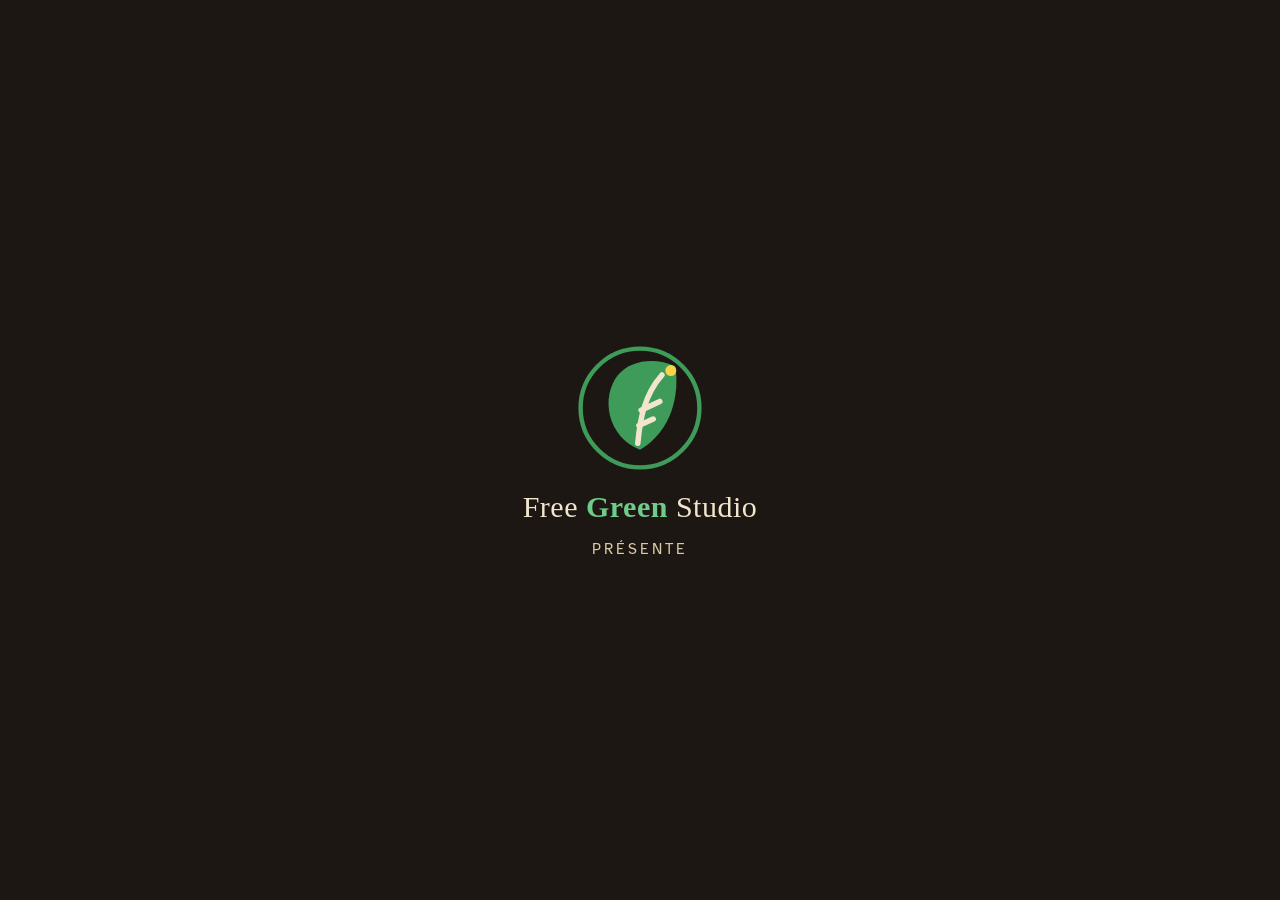
<file: index.html>
<!doctype html>
<html lang="fr">
<head>
<meta charset="utf-8">
<meta name="viewport" content="width=device-width, initial-scale=1, viewport-fit=cover">
<meta name="theme-color" content="#1d1713">
<meta name="description" content="Politik — jeu de stratégie électorale parodique sur la carte de France.">
<title>Politik</title>
<link rel="manifest" href="manifest.webmanifest">
<link rel="icon" type="image/png" href="icons/favicon.png">
<link rel="apple-touch-icon" href="icons/apple-touch-icon.png">
<meta name="apple-mobile-web-app-capable" content="yes">
<meta name="mobile-web-app-capable" content="yes">
<meta name="apple-mobile-web-app-title" content="Politik">
<meta name="apple-mobile-web-app-status-bar-style" content="black-translucent">
<link rel="preload" href="fonts/anybody.woff2" as="font" type="font/woff2" crossorigin>
<!-- STYLES. Un fichier par ligne, dans son groupe : deux lots qui ajoutent chacun un fichier ne se gênent pas.
     Tout fichier ajouté ici va aussi dans FILES de sw.js (test/check-socle.js le vérifie). -->
<!-- styles : socle (jetons dans style.css :root) -->
<link rel="stylesheet" href="css/style.css">
<link rel="stylesheet" href="css/debate-clarity.css">
<!-- styles : composants -->
<link rel="stylesheet" href="css/infobulle.css">
<!-- styles : écrans de campagne -->
<link rel="stylesheet" href="css/bd.css">
<!-- styles : écrans du mandat et de l'opposition -->
<!-- styles : la version PC reste la dernière, elle surcharge les autres -->
<link rel="stylesheet" href="css/desktop.css">
</head>
<body>
<div id="app">

  <!-- v1.9 : l'écran d'ouverture du studio (touche pour passer) -->
  <div id="splash" class="splash" role="img" aria-label="Free Green Studio présente">
    <svg class="splash-logo" viewBox="0 0 120 120" aria-hidden="true">
      <circle class="sl-ring" cx="60" cy="60" r="54" fill="none" stroke="#3E9B5A" stroke-width="4"/>
      <path class="sl-leaf" d="M60 98 C30 86 24 50 40 30 C52 16 74 14 92 22 C96 46 90 80 60 98 Z" fill="#3E9B5A"/>
      <path class="sl-f" d="M58 92 C60 70 64 48 80 30 M61 62 L78 54 M59 76 L72 70" fill="none" stroke="#f1e6cd" stroke-width="5" stroke-linecap="round" stroke-linejoin="round"/>
      <circle class="sl-dot" cx="88" cy="26" r="5" fill="#F5D547"/>
    </svg>
    <div class="splash-name"><span>Free</span><b>Green</b><span>Studio</span></div>
    <div class="splash-sub">présente</div>
  </div>
  <script>
    /* v3.8.1 : filet de sécurité. Même si le jeu plante au démarrage, l'écran du studio s'efface (ou d'un toucher). */
    (function () {
      var sp = document.getElementById('splash');
      function hide() { if (sp && sp.parentNode) { sp.classList.add('out'); setTimeout(function () { if (sp.parentNode) sp.parentNode.removeChild(sp); }, 600); } }
      sp.addEventListener('click', hide);
      setTimeout(hide, 4000);
    })();
  </script>

  <!-- Écran titre -->
  <section id="screen-title" class="screen active">
    <h1 class="logo">Politik</h1>
    <svg id="title-map" class="title-map" viewBox="0 0 370 357" aria-hidden="true"></svg>
    <button class="btn btn-yellow btn-big btn-play" id="btn-open-play" type="button">▶ Jouer</button>
    <p class="fineprint">Parodie politique. Toute ressemblance est volontaire.</p>
    <div id="play-menu" class="modal" hidden>
      <div class="modal-card" role="dialog" aria-modal="true" aria-label="Choisir une partie">
        <button id="play-menu-close" class="play-close" type="button" aria-label="Fermer">✕</button>
        <div class="stack">
          <button class="btn btn-yellow btn-big btn-resume" id="btn-resume" type="button" hidden>↻ Reprendre ta partie</button>
          <button class="btn btn-yellow btn-big btn-resume" id="btn-resume-mandat" type="button" hidden>↻ Reprendre ton mandat</button>
          <button class="btn btn-ghost-light btn-resume" id="btn-load" type="button" hidden>📂 Charger une partie</button>
          <button class="btn btn-yellow btn-big btn-new" data-action="play">▶ Nouvelle partie</button>
          <button class="btn btn-ghost-light" data-action="eclair">⚡ Campagne éclair</button>
          <button class="btn btn-ghost-light" data-go="setup">Partie personnalisée</button>
          <button class="btn btn-ghost-light" id="btn-install" type="button" hidden>📲 Installer l'application</button>
        </div>
        <div class="play-links">
          <button type="button" class="linkbtn" data-action="rules">Règles</button>
          <button type="button" class="linkbtn" data-action="tuto">Tutoriel</button>
        </div>
      </div>
    </div>
  </section>

  <!-- v1.2 : paramètres de la partie -->
  <section id="screen-setup" class="screen">
    <div class="choose-head">
      <span class="kicker">Nouvelle partie</span>
      <h1 class="h1">Paramètre ta partie</h1>
    </div>
    <h2 class="setup-h">Durée de la campagne</h2>
    <div id="format-pick" class="mode-pick" role="radiogroup" aria-label="Durée de la campagne"></div>
    <h2 class="setup-h">Mode de jeu</h2>
    <div id="mode-pick" class="mode-pick" role="radiogroup" aria-label="Mode de jeu"></div>
    <div id="base-wrap">
      <h2 class="setup-h">Point de départ</h2>
      <div id="base-pick" class="base-pick" role="radiogroup" aria-label="Point de départ"></div>
    </div>
    <div id="setup-preview" class="setup-preview"></div>
    <button id="btn-setup-go" class="btn btn-ink btn-big" type="button">Choisir mon parti</button>
  </section>

  <!-- Choix du parti -->
  <section id="screen-choose" class="screen">
    <div class="choose-head">
      <button type="button" class="linkbtn back-link" id="choose-back" data-go="setup">‹ Paramètres de la partie</button>
      <span class="kicker" id="choose-kicker">Toi contre 5 partis menés par l'ordinateur</span>
      <h1 class="h1">Choisis ton parti</h1>
    </div>
    <div id="perso-strip" class="perso-strip"></div>
    <div id="party-grid" class="party-grid"></div>
    <div id="party-detail" class="party-detail"></div>
    <button id="btn-start" class="btn btn-ink btn-big">Composer mon programme</button>
  </section>

  <!-- v0.7 : le programme -->
  <section id="screen-programme" class="screen">
    <div class="prog-head"><div id="prog-cand" class="prog-cand"></div>
      <div><span class="kicker">Ton programme, en 5 mesures</span><h1 class="h1">Tes promesses</h1><span id="prog-sub" class="region-sub"></span></div></div>
    <div id="prog-budget" class="prog-budget"></div>
    <div id="prog-list" class="prog-list"></div>
    <div class="prog-foot">
      <div id="prog-mini" class="prog-mini"></div>
      <button id="prog-reco" class="btn" type="button">Programme conseillé</button>
      <button id="prog-go" class="btn btn-ink btn-big" type="button">Entrer en campagne</button>
      <button id="prog-skip" class="btn" type="button">Passer la campagne et gouverner directement</button>
    </div>
  </section>

  <!-- Jeu -->
  <section id="screen-game" class="screen screen-game">
    <header class="topbar">
      <div class="turn">
        <span id="turn-label" class="turn-label">TOUR 1 / 8</span>
        <span id="phase-label" class="phase-label">Actions</span>
      </div>
      <div class="res">
        <span class="pill" id="res-poll" aria-label="Ton score au sondage">0 %</span>
        <span class="pill" id="res-money" aria-label="Argent">€ 0</span>
        <span class="pill" id="res-forme" aria-label="Forme du candidat">⚡ 0</span>
        <button class="pill pill-btn" id="btn-menu" aria-label="Menu">•••</button>
      </div>
    </header>

    <div id="advisor" class="advisor" hidden></div>

    <div class="map-wrap" id="map-wrap">
      <button type="button" class="map-filter" id="btn-map-filter" aria-label="Changer le filtre de la carte">🗺️ <span id="map-filter-name">Qui contrôle</span> ▾</button>
      <svg id="map" class="map" viewBox="0 0 370 357" role="img" aria-label="Carte des 13 régions"></svg>
      <div class="map-legend" id="map-legend" aria-live="polite"></div>
    </div>

    <div class="panel">
      <div id="region-info" class="region-info"></div>
      <div class="campaign">
        <div class="msg-row"><button id="message" class="message" type="button" aria-label="Changer de message"></button><button id="btn-how" class="how-i" type="button" aria-label="Comment c'est calculé ?">ⓘ</button></div>
        <div id="actions" class="actions"></div>
        <div class="queue">
          <div id="queue-slots" class="queue-slots"></div>
          <button id="btn-validate" class="btn btn-ink btn-validate">Valider</button>
        </div>
      </div>
    </div>

    <!-- v1.8 : les onglets (sondage, actualité, ton parti) s'ouvrent par-dessus la carte -->
    <div id="tab-sondage" class="tab-pane" hidden>
      <h1 class="h1 tab-title">Sondage <small>1er tour</small></h1>
      <div id="pos-card" class="pos-card"></div>
      <div class="race">
        <div class="race-head"><span>Tous les partis</span><span id="race-status">50 % : élu dès le 1er tour</span></div>
        <div id="race-bar" class="race-bar"></div>
        <div id="race-legend" class="race-legend"></div>
      </div>
      <ol id="poll-list" class="poll-list"></ol>
      <p class="hint">Touche un parti pour voir son candidat et ses régions.</p>
      <div id="class-box" class="class-box"></div>
    </div>
    <div id="tab-actu" class="tab-pane" hidden>
      <h1 class="h1 tab-title">Actualité</h1>
      <button id="news" class="news" type="button" aria-label="Voir l'actualité du tour"></button>
      <div id="actu-body" class="actu-body"></div>
    </div>
    <div id="tab-parti" class="tab-pane" hidden>
      <div id="parti-body" class="parti-body"></div>
    </div>
    <nav class="tabbar" aria-label="Écrans du jeu">
      <button type="button" id="tab-btn-carte" data-tab="carte" aria-current="page"><svg viewBox="0 0 22 22" aria-hidden="true"><path d="M3 6l5-2 6 2 5-2v12l-5 2-6-2-5 2z M8 4v12 M14 6v12"/></svg><span>Carte</span></button>
      <button type="button" id="tab-btn-sondage" data-tab="sondage"><svg viewBox="0 0 22 22" aria-hidden="true"><path d="M4 18V11M9 18V6M14 18V9M19 18V4"/></svg><span id="tab-sondage-label">Sondage</span></button>
      <button type="button" id="tab-btn-actu" data-tab="actu"><svg viewBox="0 0 22 22" aria-hidden="true"><path d="M4 4h12v14H6a2 2 0 0 1-2-2zM16 8h2v8a2 2 0 0 1-2 2M7 8h6M7 11h6M7 14h4"/></svg><span>Actu</span><i class="tab-dot" id="tab-actu-dot" hidden></i></button>
      <button type="button" id="tab-btn-parti" data-tab="parti"><svg viewBox="0 0 22 22" aria-hidden="true"><circle cx="11" cy="8" r="4"/><path d="M4 19c1-4 4-6 7-6s6 2 7 6"/></svg><span>Mon parti</span></button>
    </nav>
  </section>

  <!-- v1.6 : entre les deux tours -->
  <section id="screen-between" class="screen between">
    <div class="btw-head">
      <span class="kicker" id="btw-kicker">Entre les deux tours</span>
      <h1 class="h1" id="btw-title">Le second tour se prépare</h1>
      <p class="region-sub" id="btw-sub"></p>
    </div>
    <div id="btw-first" class="btw-card"></div>
    <div id="btw-estim" class="btw-card"></div>
    <div id="btw-me" class="btw-card btw-me"></div>
    <div id="btw-parties" class="btw-card"></div>
    <div id="btw-feed" class="btw-card btw-feed"></div>
    <button id="btw-go" class="btn btn-ink btn-big" type="button">Aller au second tour</button>
  </section>

  <!-- v0.6 : soirée électorale -->
  <section id="screen-night" class="screen night">
    <div class="night-top"><span class="night-live">● EN DIRECT</span><span class="night-ch">Info-Continu, soirée électorale</span></div>
    <div id="night-clock" class="night-clock">19:59:55</div>
    <div id="night-stage" class="night-stage"></div>
    <svg id="night-map" class="night-map" viewBox="0 0 370 357" aria-hidden="true"></svg>
    <div id="night-bars" class="night-bars"></div>
    <button id="night-btn" class="btn btn-yellow btn-big night-btn" type="button">Passer</button>
  </section>

  <!-- Fin de partie -->
  <section id="screen-end" class="screen screen-dark">
    <span class="kicker kicker-yellow" id="end-kicker">Résultats</span>
    <h1 class="logo logo-sm" id="end-title">Élu !</h1>
    <p class="tagline" id="end-sub"></p>
    <div id="end-table" class="end-table"></div>
    <div class="stack">
      <button class="btn btn-yellow btn-big" id="btn-govern" type="button" hidden>Gouverner le pays</button>
      <button class="btn btn-yellow btn-big" id="btn-oppo" type="button" hidden>Continuer dans l'opposition</button>
      <button class="btn btn-ghost-light" data-action="play">Rejouer une campagne</button>
      <button class="btn btn-ghost-light" data-go="title">Accueil</button>
    </div>
  </section>

  <!-- v2.4 : la campagne des législatives -->
  <section id="screen-lcamp" class="screen lcamp">
    <header class="lc-top">
      <div><span class="kicker">Législatives · campagne</span><h1 class="h1 lc-h1" id="lc-title">Tour 1 sur 2</h1></div>
      <span class="pill" id="lc-left">3 actions</span>
    </header>
    <div class="lc-campline" id="lc-camp"></div>
    <div class="lc-proj" id="lc-proj"></div>
    <svg id="lc-map" class="map lc-map" viewBox="0 0 370 357" role="img" aria-label="Carte des circonscriptions disputées"></svg>
    <div class="lc-info" id="lc-info"></div>
    <div class="lc-acts" id="lc-acts"></div>
    <div class="advisor lc-adv" id="lc-advisor"></div>
    <button class="btn btn-ink btn-big" id="lc-next" type="button">Fin du tour</button>
  </section>

  <!-- v2.4 : l'entre-deux-tours des législatives -->
  <section id="screen-lbtw" class="screen between lbtw">
    <div class="btw-head"><span class="kicker">Législatives · entre les deux tours</span><h1 class="h1">Une semaine pour tout jouer</h1></div>
    <div class="btw-card" id="lb-proj"></div>
    <div class="btw-card" id="lb-tri"></div>
    <div class="btw-card" id="lb-pact"></div>
    <div class="btw-card" id="lb-cons"></div>
    <button id="lb-go" class="btn btn-ink btn-big" type="button">Le second tour</button>
  </section>

  <!-- v2.3 : la soirée des législatives -->
  <section id="screen-legis" class="screen night legis">
    <div class="night-top"><span class="night-live">● EN DIRECT</span><span class="night-ch" id="lg-ch">Législatives, soirée électorale</span></div>
    <div class="lg-head"><span class="night-est" id="lg-kicker">Juin · 1er tour</span><h1 class="lg-title" id="lg-title">Les Français élisent leurs députés</h1></div>
    <div class="lg-hemi" id="lg-hemi"></div>
    <div class="lg-camp" id="lg-camp"></div>
    <div class="lg-stage" id="lg-stage"></div>
    <button id="lg-btn" class="btn btn-yellow btn-big night-btn" type="button">Continuer</button>
  </section>

  <!-- v2.7 : l'opposition -->
  <section id="screen-oppo" class="screen gov oppo">
    <header class="gov-top">
      <div class="gov-face" id="op-face"></div>
      <div><span class="kicker" id="op-kicker">Chef de l'opposition</span><h1 class="h1" id="op-title">Année 1 sur 5</h1><span class="region-sub" id="op-sub"></span></div>
    </header>
    <div class="gauges" id="op-gauges"></div>
    <div class="hemi" id="op-hemi"></div>
    <div class="advisor" id="op-advisor"></div>
    <button class="btn btn-ink btn-big" id="op-next" type="button">Continuer</button>
  </section>

  <!-- v2.6 : former le gouvernement -->
  <section id="screen-gform" class="screen gform">
    <div class="btw-head"><span class="kicker">Matignon et les ministères</span><h1 class="h1">Former ton gouvernement</h1></div>
    <div class="gf-posts" id="gf-posts"></div>
    <div class="gf-check" id="gf-check"></div>
    <button id="gf-lulu" class="btn" type="button">La proposition de Lulu</button>
    <button id="gf-go" class="btn btn-ink btn-big" type="button">Nommer le gouvernement</button>
  </section>

  <!-- v0.9 : gouverner -->
  <section id="screen-gov" class="screen gov">
    <header class="gov-top">
      <div class="gov-face" id="gov-face"></div>
      <div><span class="kicker" id="gov-kicker">Quinquennat</span><h1 class="h1" id="gov-title">Année 1 sur 5</h1><span class="region-sub" id="gov-sub"></span></div>
    </header>
    <div class="gauges" id="gov-gauges"></div>
    <div class="eco-strip" id="gov-eco"></div>
    <div class="hemi" id="gov-hemi"></div>
    <button type="button" class="gov-team" id="gov-team" hidden></button>
    <div class="gov-sat" id="gov-sat"></div>
    <div class="gov-prog" id="gov-prog"></div>
    <div class="advisor" id="gov-advisor"></div>
    <button class="btn btn-ghost gov-media" id="gov-media" type="button" hidden>🎙️ Passer dans les médias</button>
    <p class="gov-media-why" id="gov-media-why" hidden></p>
    <button class="btn btn-ink btn-big" id="gov-next" type="button">Continuer</button>
    <button class="btn btn-ghost" id="gov-dissolve" type="button" hidden>Dissoudre l'Assemblée</button>
  </section>

  <!-- v2.2 : le journal du matin, en plein écran (la une, puis les articles) -->
  <div id="paper" class="paper-ov" hidden>
    <div id="paper-front" class="une"></div>
    <div id="paper-inside" class="pages" hidden></div>
    <div class="paper-bt">
      <button id="paper-go" class="btn btn-ink btn-big" type="button">À mes actions</button>
      <button id="paper-open" class="btn" type="button">🌐 Lire sur le site</button>
    </div>
  </div>

  <!-- Fenêtre modale -->
  <div id="swipe" class="swipe" hidden></div>
  <div id="modal" class="modal" hidden>
    <div class="modal-card" role="dialog" aria-modal="true" aria-labelledby="modal-title">
      <button id="modal-min" class="modal-min" type="button" aria-label="Réduire la fenêtre" title="Réduire pour voir le jeu derrière">▾</button>
      <div id="modal-kicker" class="kicker"></div>
      <h2 id="modal-title" class="h2"></h2>
      <div id="modal-body" class="modal-body"></div>
      <div id="modal-buttons" class="modal-buttons"></div>
    </div>
  </div>
  <button id="modal-pill" class="modal-pill" type="button" hidden></button>
  <div id="toast" class="toast" hidden></div>
</div>

<!-- SCRIPTS. L'ordre compte. Un fichier par ligne, dans son groupe : deux lots qui ajoutent chacun un fichier ne se gênent pas.
     Tout fichier ajouté ici va aussi dans FILES de sw.js (test/check-socle.js le vérifie).
     Contrats figés, documentés au-dessus de leur fonction dans js/ui.js (exposés dans PolitikUI) :
       go(name)      affiche l'écran #screen-<name>
       modal(opts)   opts : { kicker, title, html, cls, onOpen, buttons: [{ label, primary, disabled, keep, onClick }] } -->
<!-- scripts : socle (sans dépendance, chargé avant tout) -->
<script src="js/bus.js"></script>
<script src="js/infobulle.js"></script>
<script src="js/allege.js"></script>
<script src="js/lulu-ecrans.js"></script>
<!-- scripts : données et moteurs -->
<script src="js/data.js"></script>
<script src="js/people.js"></script>
<script src="js/map.js"></script>
<script src="js/engine.js"></script>
<script src="js/perso.js"></script>
<script src="js/ai.js"></script>
<!-- scripts : dessin et animations -->
<script src="js/art.js"></script>
<script src="js/bd-lettrage.js"></script>
<script src="js/bd-personnages.js"></script>
<script src="js/bd-visages.js"></script>
<script src="js/bd-scenes.js"></script>
<script src="js/bd-jeu.js"></script>
<script src="js/bd-evenements.js"></script>
<script src="js/press.js"></script>
<script src="js/press-humour.js"></script>
<script src="js/fx.js"></script>
<script src="js/tuto.js"></script>
<script src="js/tips.js"></script>
<!-- scripts : moteurs du quinquennat -->
<script src="js/legis.js"></script>
<script src="js/economy.js"></script>
<script src="js/govern.js"></script>
<script src="js/cabinet.js"></script>
<script src="js/oppo.js"></script>
<script src="js/cards.js"></script>
<script src="js/medias-mandat.js"></script>
<script src="js/mandat-save.js"></script>
<!-- scripts : son -->
<script src="js/audio.js"></script>
<!-- scripts : écrans (ui.js expose PolitikUI, dont govui.js a besoin) -->
<script src="js/ui.js"></script>
<script src="js/govui.js"></script>
<script>
  /* Application installable : le service worker garde le jeu sur le téléphone */
  if ('serviceWorker' in navigator && location.protocol !== 'file:') {
    window.addEventListener('load', function () { navigator.serviceWorker.register('sw.js').catch(function () {}); });
  }
</script>
</body>
</html>
</file>
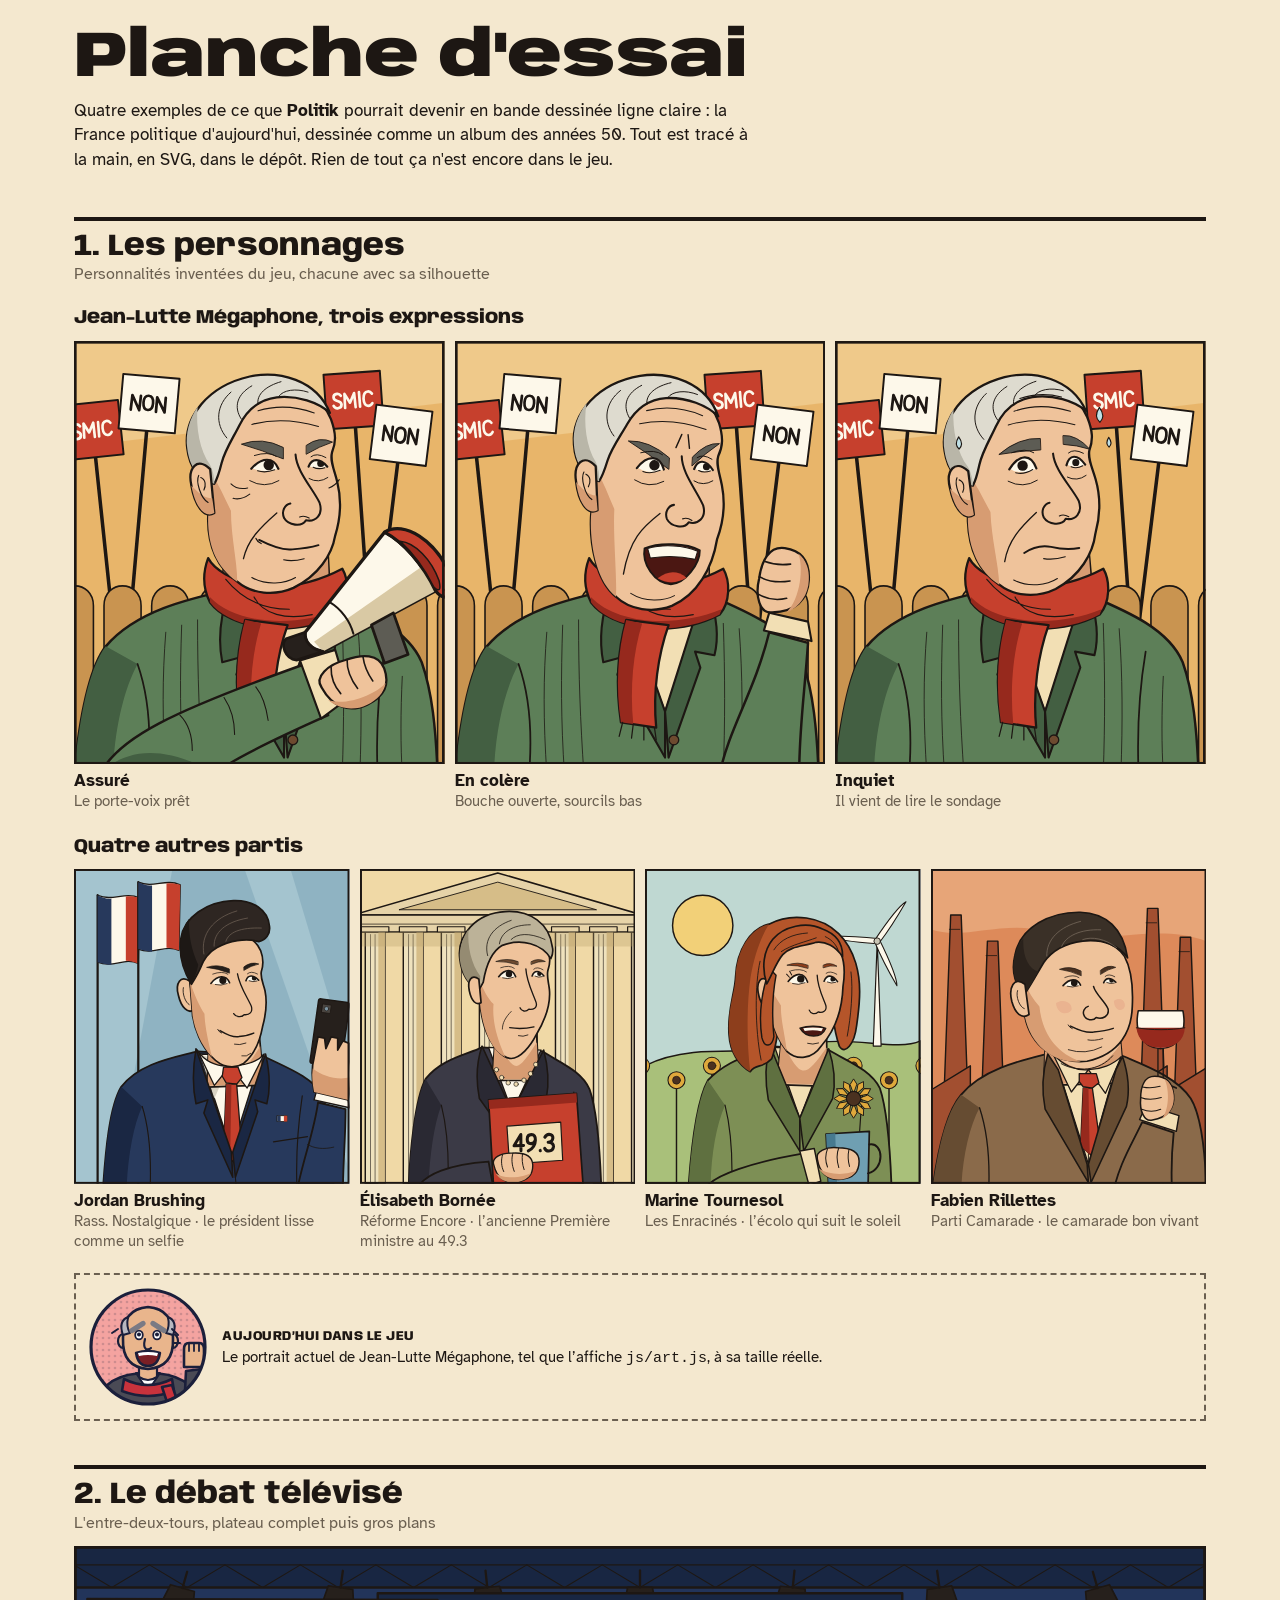
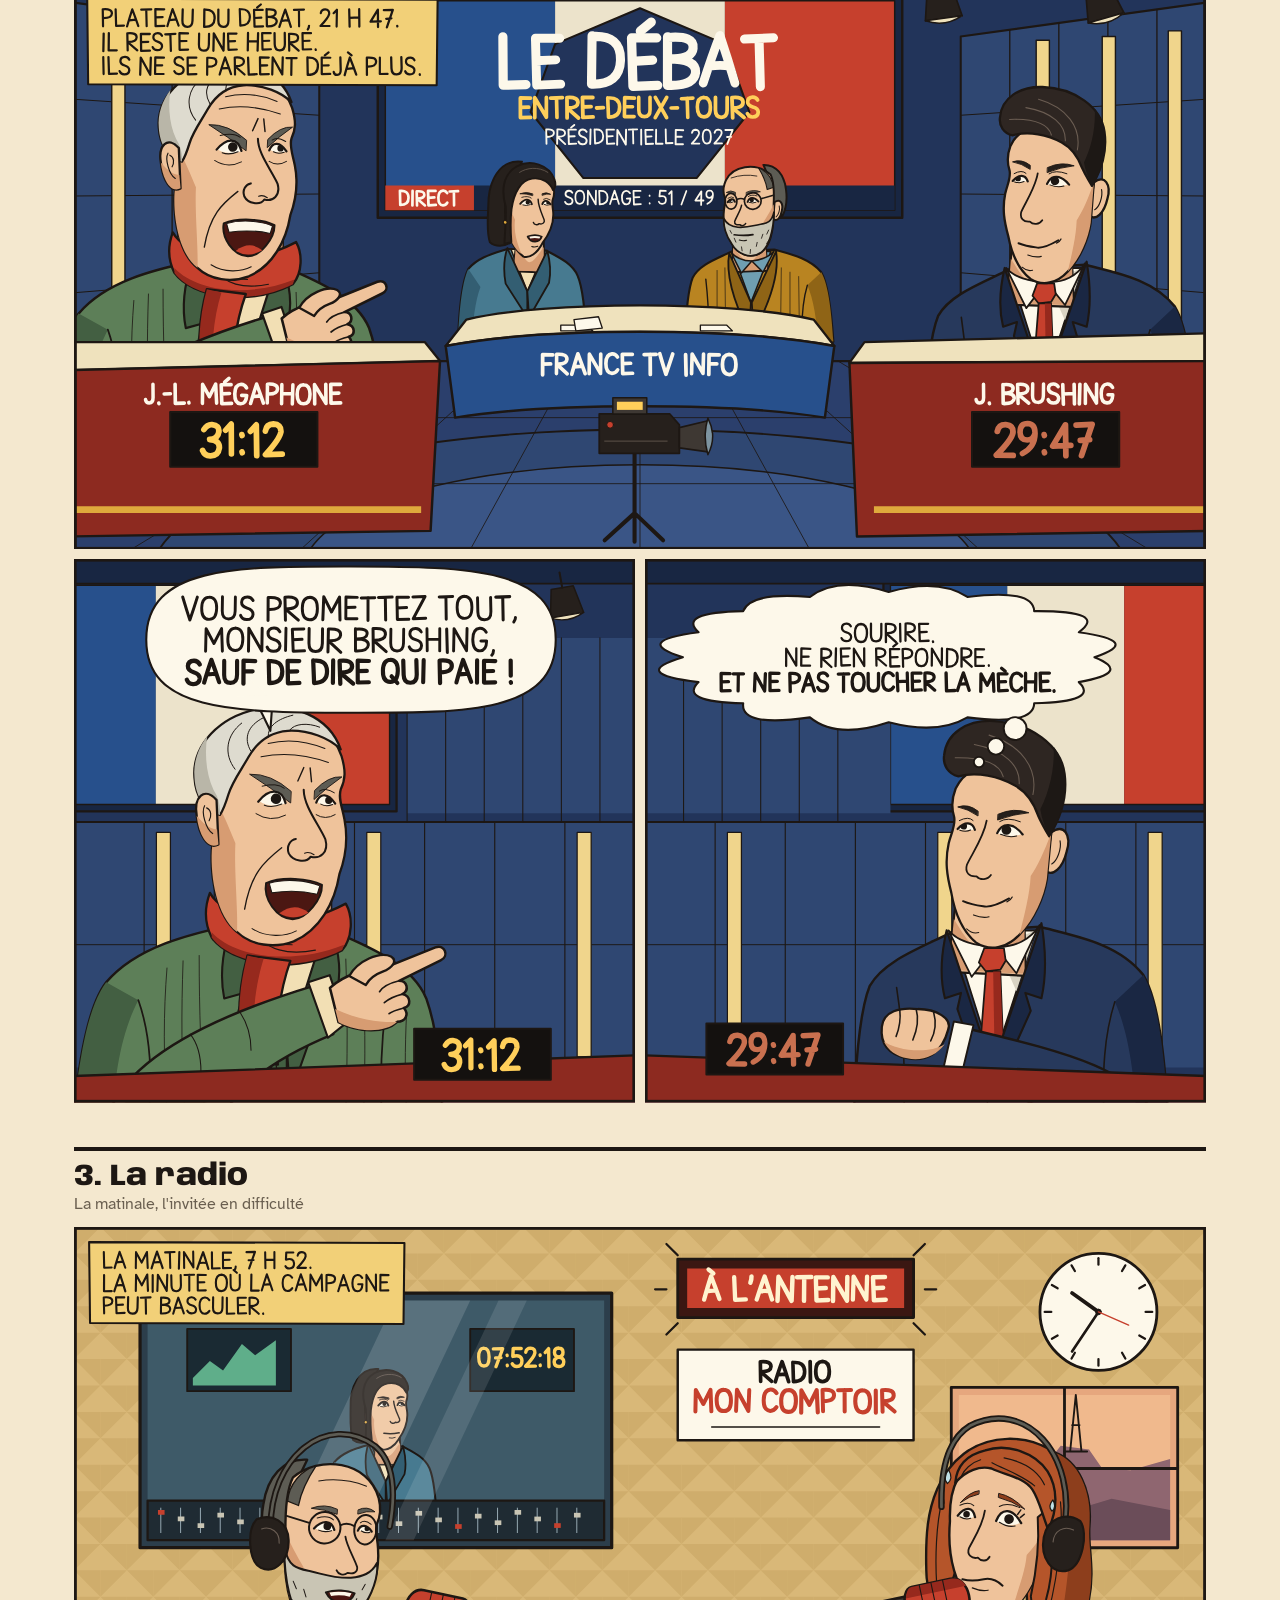
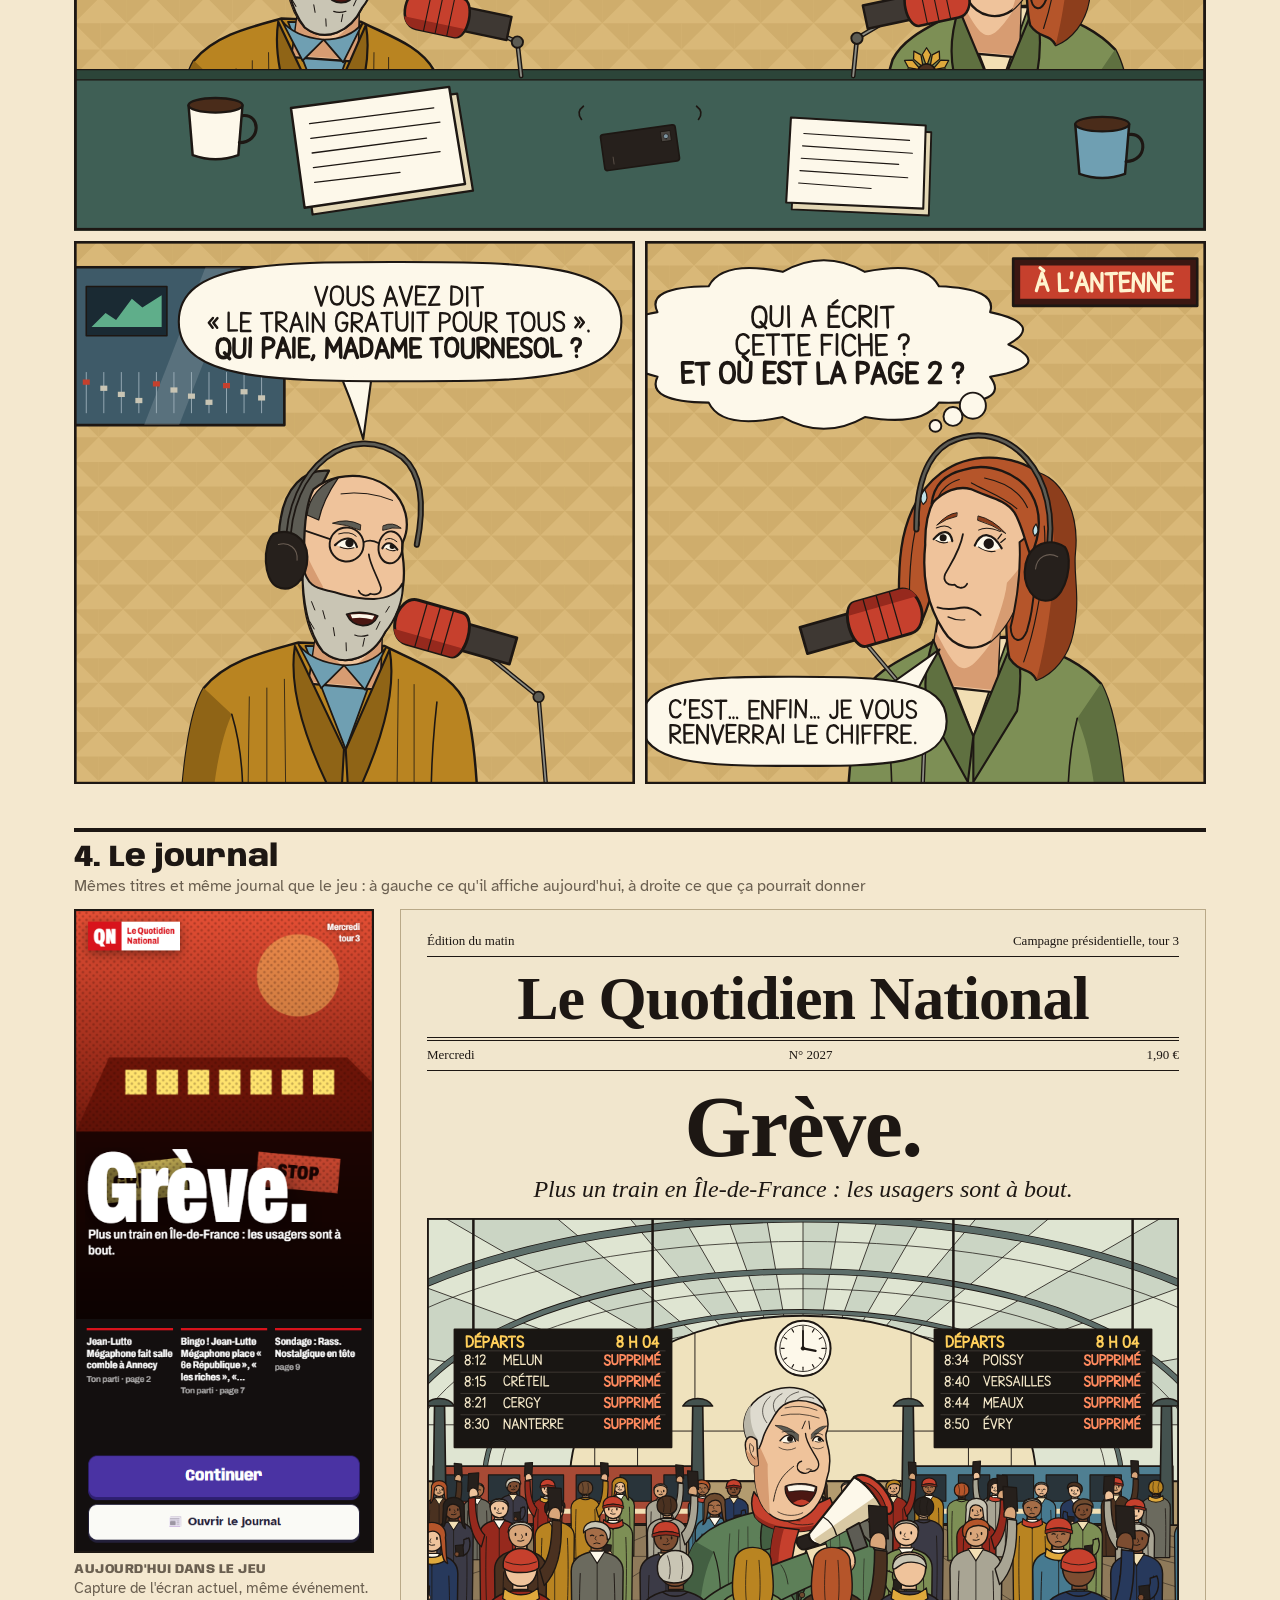
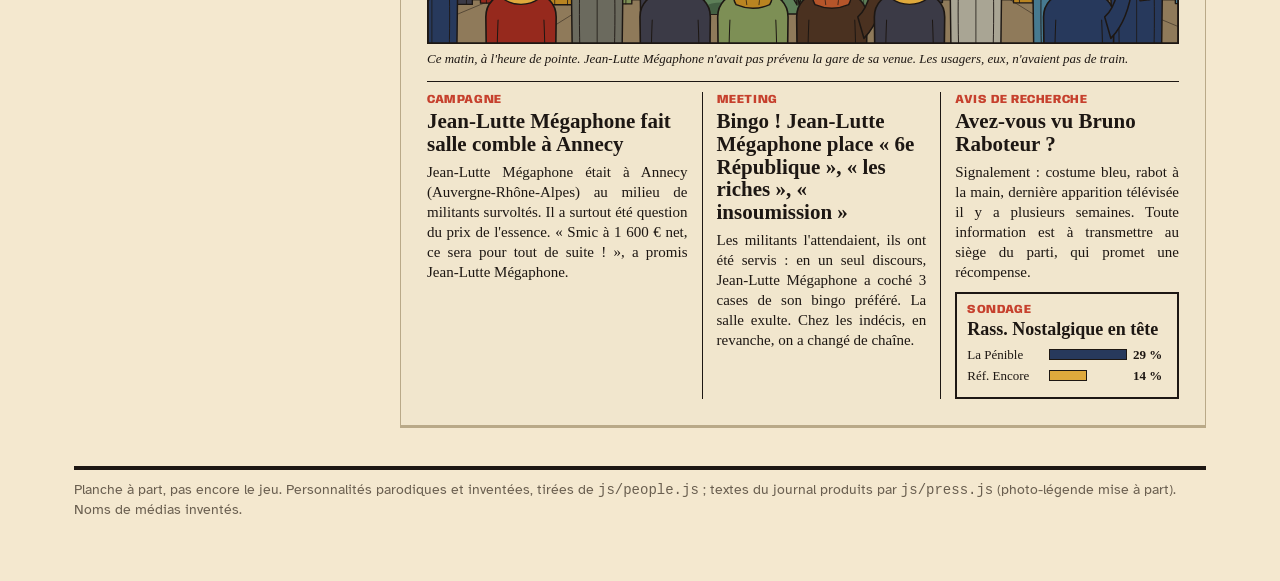
<file: planche-essai/index.html>
<!doctype html>
<html lang="fr">
<head>
<meta charset="utf-8">
<meta name="viewport" content="width=device-width, initial-scale=1">
<meta name="robots" content="noindex">
<title>Planche d'essai — Politik</title>
<link rel="icon" href="data:,">
<style>
  @font-face { font-family: 'Anybody'; src: url(../fonts/anybody.woff2) format('woff2-variations'); font-weight: 100 900; font-stretch: 50% 150%; font-display: swap; }
  @font-face { font-family: 'Atkinson'; src: url(../fonts/atkinson-400.woff2) format('woff2'); font-weight: 400; font-display: swap; }
  @font-face { font-family: 'Atkinson'; src: url(../fonts/atkinson-700.woff2) format('woff2'); font-weight: 700; font-display: swap; }
  :root { --papier: #f4e8cf; --encre: #1d1713; --rouge: #c6402d; --gris: #6a5f50; --filet: #1d1713; --gazette: #f1e6cd; --serif: Georgia, 'Times New Roman', 'Noto Serif', serif; }
  * { box-sizing: border-box; }
  body { margin: 0; background: var(--papier); color: var(--encre); font-family: 'Atkinson', system-ui, sans-serif; font-size: 17px; line-height: 1.45; }
  .page { max-width: 1180px; margin: 0 auto; padding: 28px 24px 60px; }
  header h1 { font-family: 'Anybody', sans-serif; font-weight: 900; font-stretch: 120%; font-size: clamp(34px, 7vw, 64px); line-height: .95; margin: 0 0 10px; letter-spacing: -1px; }
  header p { margin: 0; max-width: 62ch; }
  section { margin-top: 44px; }
  h2 { font-family: 'Anybody', sans-serif; font-weight: 800; font-stretch: 100%; font-size: clamp(22px, 4vw, 30px); margin: 0 0 14px; padding-top: 10px; border-top: 4px solid var(--encre); line-height: 1.05; }
  h2 small { font-family: 'Atkinson', sans-serif; font-weight: 400; font-size: 16px; display: block; margin-top: 4px; color: var(--gris); }
  svg.case { display: block; width: 100%; height: auto; background: #fff; }
  .planche { display: grid; gap: 10px; }
  .planche .large { grid-column: 1 / -1; }
  .deux { grid-template-columns: 1fr 1fr; }
  .trois { grid-template-columns: repeat(3, 1fr); }
  .quatre { grid-template-columns: repeat(4, 1fr); }
  figure { margin: 0; }
  figcaption { font-size: 15px; padding-top: 6px; line-height: 1.3; }
  figcaption b { display: block; font-size: 17px; }
  figcaption span { color: var(--gris); }
  .cart-tel { display: none; }
  h3 { font-family: 'Anybody', sans-serif; font-weight: 800; font-size: 19px; margin: 22px 0 8px; }

  .avant { display: grid; grid-template-columns: 120px 1fr; gap: 14px; align-items: center; margin-top: 22px; padding: 12px; border: 2px dashed var(--gris); }
  .avant svg { width: 120px; height: 120px; display: block; }
  .avant p { margin: 0; font-size: 15px; }
  .etiquette { font-family: 'Anybody', sans-serif; font-weight: 800; font-size: 13px; letter-spacing: .5px; text-transform: uppercase; }

  /* la une */
  .comparaison { display: grid; grid-template-columns: 300px 1fr; gap: 26px; align-items: start; }
  .comparaison img { display: block; width: 100%; height: auto; border: 2px solid var(--encre); }
  .gazette { background: var(--gazette); padding: 22px 26px 26px; border: 1px solid #b9a988; box-shadow: 0 2px 0 #b9a988; font-family: var(--serif); }
  .g-tete { display: flex; justify-content: space-between; align-items: end; gap: 12px; font-size: 13px; border-bottom: 1px solid var(--filet); padding-bottom: 6px; }
  .g-nom { text-align: center; font-family: var(--serif); font-weight: 700; font-size: clamp(30px, 5.5vw, 62px); line-height: 1; letter-spacing: -1px; padding: 10px 0 8px; border-bottom: 4px double var(--filet); }
  .g-ligne { display: flex; justify-content: space-between; gap: 10px; flex-wrap: wrap; font-size: 13px; padding: 5px 0; border-bottom: 1px solid var(--filet); }
  .g-titre { font-family: var(--serif); font-weight: 700; font-size: clamp(38px, 8.4vw, 86px); line-height: .98; letter-spacing: -1.5px; margin: 14px 0 6px; text-align: center; }
  .g-chapeau { font-size: clamp(18px, 2.4vw, 24px); font-style: italic; text-align: center; margin: 0 0 14px; line-height: 1.2; }
  .g-legende { font-size: 13px; font-style: italic; margin: 6px 0 12px; }
  .g-cols { display: grid; grid-template-columns: 1.15fr 1fr 1fr; gap: 0; border-top: 1px solid var(--filet); padding-top: 10px; }
  .g-cols article { padding: 0 14px; border-left: 1px solid var(--filet); font-size: 15px; line-height: 1.34; text-align: justify; hyphens: auto; }
  .g-cols article:first-child { padding-left: 0; border-left: 0; }
  .g-cols article:last-child { padding-right: 0; }
  .g-rub { font-family: 'Anybody', sans-serif; font-weight: 800; font-size: 12px; letter-spacing: .6px; text-transform: uppercase; color: var(--rouge); }
  .g-cols h4 { font-family: var(--serif); font-weight: 700; font-size: 21px; line-height: 1.08; margin: 2px 0 6px; text-align: left; hyphens: none; }
  .g-cols p { margin: 0 0 8px; }
  .g-encadre { border: 2px solid var(--encre); padding: 8px 10px; margin-top: 10px; }
  .g-encadre h4 { font-size: 18px; }
  .g-barre { display: grid; grid-template-columns: 76px 1fr 34px; gap: 6px; align-items: center; font-size: 13px; margin: 4px 0; }
  .g-barre i { display: block; height: 11px; border: 1.5px solid var(--encre); }
  footer { margin-top: 40px; padding-top: 10px; border-top: 4px solid var(--encre); font-size: 14px; color: var(--gris); }

  @media (max-width: 760px) {
    .page { padding: 18px 12px 40px; }
    .cart-large { display: none; }
    .cart-tel { display: block; width: 100%; height: auto; margin-bottom: 6px; }
    .deux, .trois, .quatre { grid-template-columns: 1fr; }
    .expressions { grid-template-columns: 1fr 1fr; }
    .expressions figure:first-child { grid-column: 1 / -1; }
    .comparaison { grid-template-columns: 1fr; }
    .comparaison figure.avant-jeu { max-width: 240px; }
    .gazette { padding: 14px 14px 18px; }
    .g-cols { grid-template-columns: 1fr; }
    .g-cols article { padding: 10px 0 8px; border-left: 0; border-top: 1px solid var(--filet); }
    .g-cols article:first-child { padding-top: 0; border-top: 0; }
    .g-tete span:last-child { text-align: right; }
  }
</style>
</head>
<body>
<div class="page">
  <header>
    <h1>Planche d'essai</h1>
    <p>Quatre exemples de ce que <b>Politik</b> pourrait devenir en bande dessinée ligne claire : la France politique d'aujourd'hui, dessinée comme un album des années 50. Tout est tracé à la main, en SVG, dans le dépôt. Rien de tout ça n'est encore dans le jeu.</p>
  </header>

  <section>
    <h2>1. Les personnages <small>Personnalités inventées du jeu, chacune avec sa silhouette</small></h2>
    <h3>Jean-Lutte Mégaphone, trois expressions</h3>
    <div class="planche trois expressions" id="expressions"></div>
    <h3>Quatre autres partis</h3>
    <div class="planche quatre" id="galerie"></div>
    <div class="avant" id="avant-portrait"></div>
  </section>

  <section>
    <h2>2. Le débat télévisé <small>L'entre-deux-tours, plateau complet puis gros plans</small></h2>
    <div class="planche deux" id="debat"></div>
  </section>

  <section>
    <h2>3. La radio <small>La matinale, l'invitée en difficulté</small></h2>
    <div class="planche deux" id="radio"></div>
  </section>

  <section>
    <h2>4. Le journal <small>Mêmes titres et même journal que le jeu : à gauche ce qu'il affiche aujourd'hui, à droite ce que ça pourrait donner</small></h2>
    <div class="comparaison">
      <figure class="avant-jeu">
        <img src="captures/jeu-actuel-journal-390.png" width="390" height="844" alt="Capture du jeu aujourd'hui : une écran rouge et noir avec le mot Grève en très grand et trois titres.">
        <figcaption><span class="etiquette">Aujourd'hui dans le jeu</span><br><span>Capture de l'écran actuel, même événement.</span></figcaption>
      </figure>
      <div class="gazette" id="gazette">
        <div class="g-tete"><span>Édition du matin</span><span>Campagne présidentielle, tour 3</span></div>
        <div class="g-nom">Le Quotidien National</div>
        <div class="g-ligne"><span>Mercredi</span><span>N° 2027</span><span>1,90 €</span></div>
        <div class="g-titre">Grève.</div>
        <p class="g-chapeau">Plus un train en Île-de-France : les usagers sont à bout.</p>
        <div id="g-image"></div>
        <p class="g-legende">Ce matin, à l'heure de pointe. Jean-Lutte Mégaphone n'avait pas prévenu la gare de sa venue. Les usagers, eux, n'avaient pas de train.</p>
        <div class="g-cols">
          <article>
            <div class="g-rub">Campagne</div>
            <h4>Jean-Lutte Mégaphone fait salle comble à Annecy</h4>
            <p>Jean-Lutte Mégaphone était à Annecy (Auvergne-Rhône-Alpes) au milieu de militants survoltés. Il a surtout été question du prix de l'essence. « Smic à 1 600 € net, ce sera pour tout de suite ! », a promis Jean-Lutte Mégaphone.</p>
          </article>
          <article>
            <div class="g-rub">Meeting</div>
            <h4>Bingo ! Jean-Lutte Mégaphone place « 6e République », « les riches », « insoumission »</h4>
            <p>Les militants l'attendaient, ils ont été servis : en un seul discours, Jean-Lutte Mégaphone a coché 3 cases de son bingo préféré. La salle exulte. Chez les indécis, en revanche, on a changé de chaîne.</p>
          </article>
          <article>
            <div class="g-rub">Avis de recherche</div>
            <h4>Avez-vous vu Bruno Raboteur ?</h4>
            <p>Signalement : costume bleu, rabot à la main, dernière apparition télévisée il y a plusieurs semaines. Toute information est à transmettre au siège du parti, qui promet une récompense.</p>
            <div class="g-encadre">
              <div class="g-rub">Sondage</div>
              <h4>Rass. Nostalgique en tête</h4>
              <div class="g-barre"><span>La Pénible</span><i style="width:100%;background:#27395c"></i><b>29 %</b></div>
              <div class="g-barre"><span>Réf. Encore</span><i style="width:48%;background:#dfa93c"></i><b>14 %</b></div>
            </div>
          </article>
        </div>
      </div>
    </div>
  </section>

  <footer>Planche à part, pas encore le jeu. Personnalités parodiques et inventées, tirées de <code>js/people.js</code> ; textes du journal produits par <code>js/press.js</code> (photo-légende mise à part). Noms de médias inventés.</footer>
</div>

<script src="../js/bd-lettrage.js"></script>
<script src="../js/bd-personnages.js"></script>
<script src="../js/bd-scenes.js"></script>
<script src="../js/art.js"></script>
<script>
(function () {
  var S = window.Scenes;
  function fig(svg, titre, sous) { return '<figure>' + svg + '<figcaption><b>' + titre + '</b><span>' + sous + '</span></figcaption></figure>'; }
  function $(id) { return document.getElementById(id); }

  $('expressions').innerHTML =
    fig(S.fiche('megaphone', 'assure', 'rue', 'Jean-Lutte Mégaphone, sûr de lui, porte-voix à la main', { geste: 'megaphone' }), 'Assuré', 'Le porte-voix prêt') +
    fig(S.fiche('megaphone', 'colere', 'rue', 'Jean-Lutte Mégaphone en colère, poing levé', { geste: 'poing', rot: 3 }), 'En colère', 'Bouche ouverte, sourcils bas') +
    fig(S.fiche('megaphone', 'inquiet', 'rue', 'Jean-Lutte Mégaphone inquiet, en sueur', { rot: -2 }), 'Inquiet', 'Il vient de lire le sondage');

  $('galerie').innerHTML =
    fig(S.fiche('brushing', 'assure', 'bleu', 'Jordan Brushing, selfie en main', { geste: 'selfie', rot: -2 }), 'Jordan Brushing', 'Rass. Nostalgique · le président lisse comme un selfie') +
    fig(S.fiche('bornee', 'neutre', 'assemblee', 'Élisabeth Bornée devant l’Assemblée nationale, dossier en main', { geste: 'dossier' }), 'Élisabeth Bornée', 'Réforme Encore · l’ancienne Première ministre au 49.3') +
    fig(S.fiche('tournesol', 'parle', 'champ', 'Marine Tournesol, tasse à la main, tournesol à la boutonnière', { geste: 'mug', rot: 2 }), 'Marine Tournesol', 'Les Enracinés · l’écolo qui suit le soleil') +
    fig(S.fiche('rillettes', 'assure', 'usine', 'Fabien Rillettes, un verre de rouge à la main', { geste: 'verre', rot: -2 }), 'Fabien Rillettes', 'Parti Camarade · le camarade bon vivant');

  $('avant-portrait').innerHTML = (window.PolitikArt ? window.PolitikArt.basePortrait('FI') : '') +
    '<p><span class="etiquette">Aujourd’hui dans le jeu</span><br>Le portrait actuel de Jean-Lutte Mégaphone, tel que l’affiche <code>js/art.js</code>, à sa taille réelle.</p>';

  $('debat').innerHTML = '<div class="large">' + S.cartDebat() + S.debatLarge() + '</div><div>' + S.debatMegaphone() + '</div><div>' + S.debatBrushing() + '</div>';
  $('radio').innerHTML = '<div class="large">' + S.cartRadio() + S.radioLarge() + '</div><div>' + S.radioJournaliste() + '</div><div>' + S.radioInvitee() + '</div>';
  $('g-image').innerHTML = S.imageGare();
})();
</script>
</body>
</html>
</file>
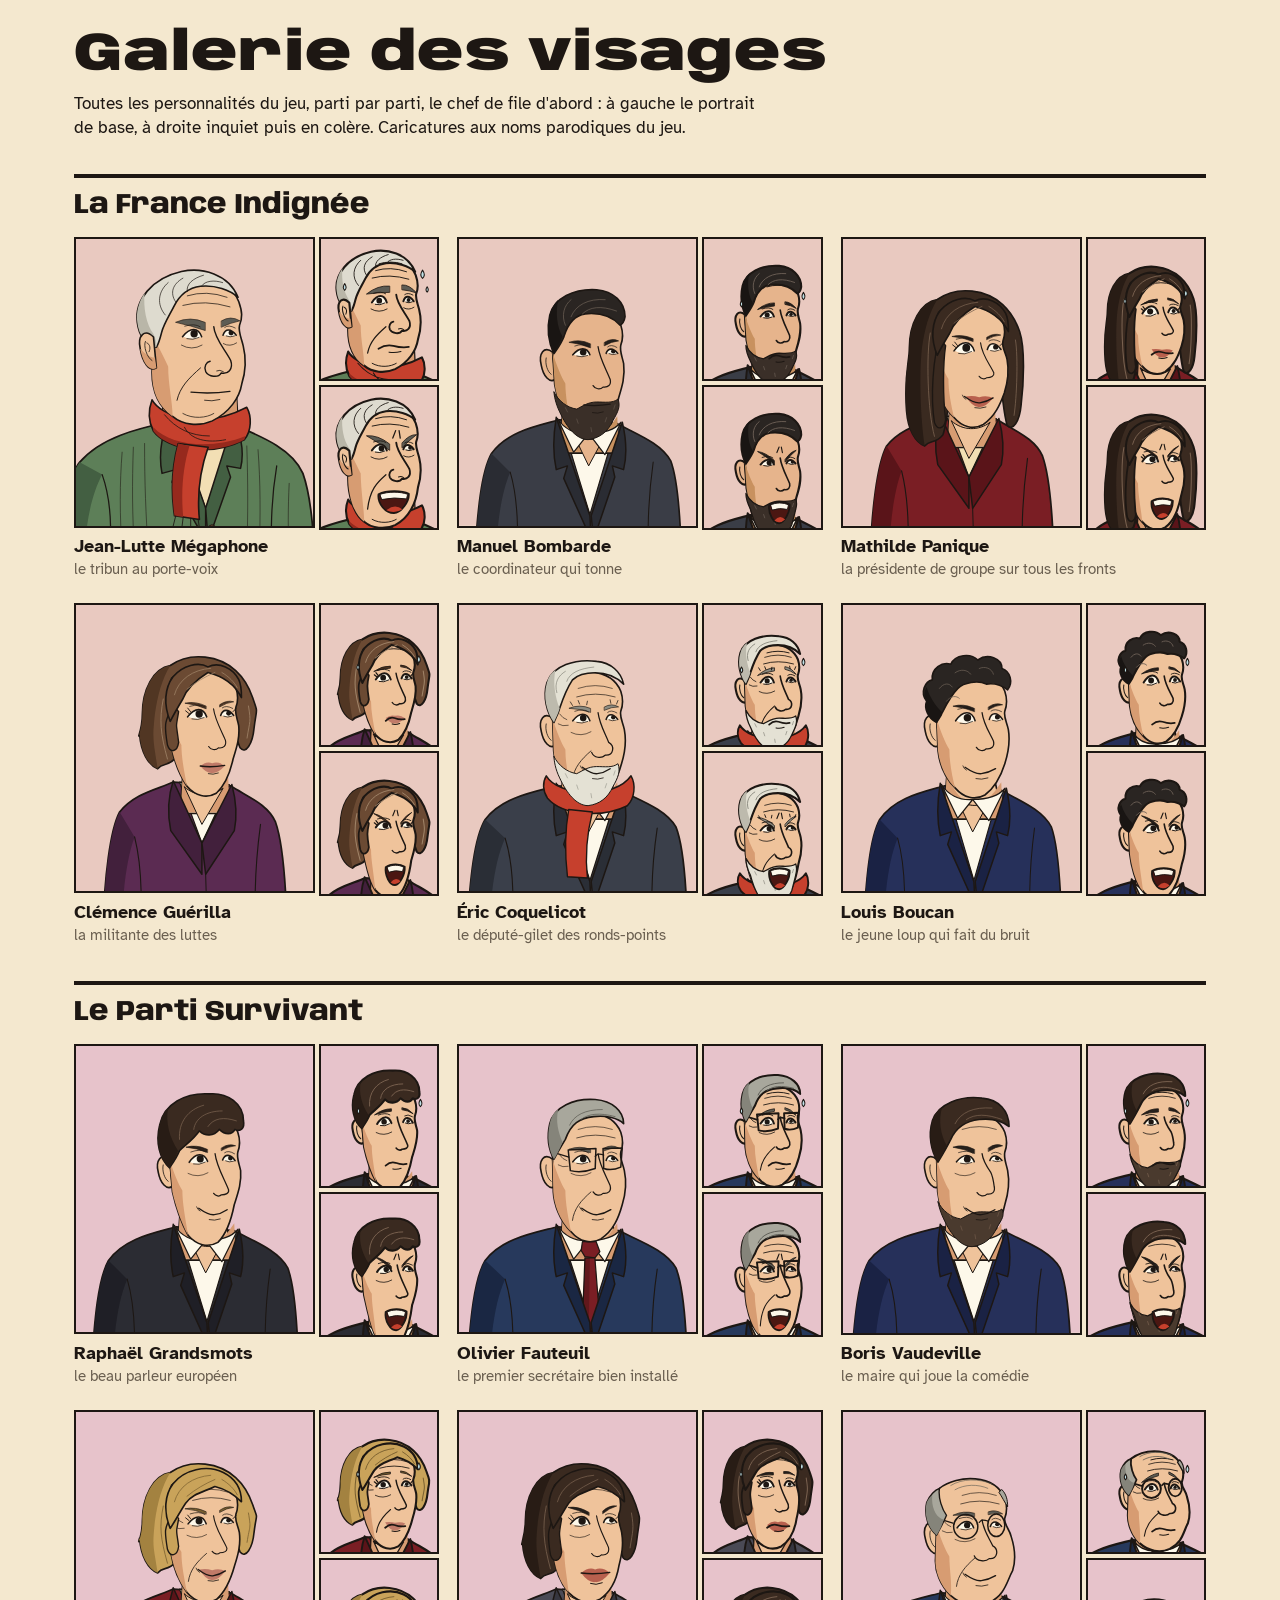
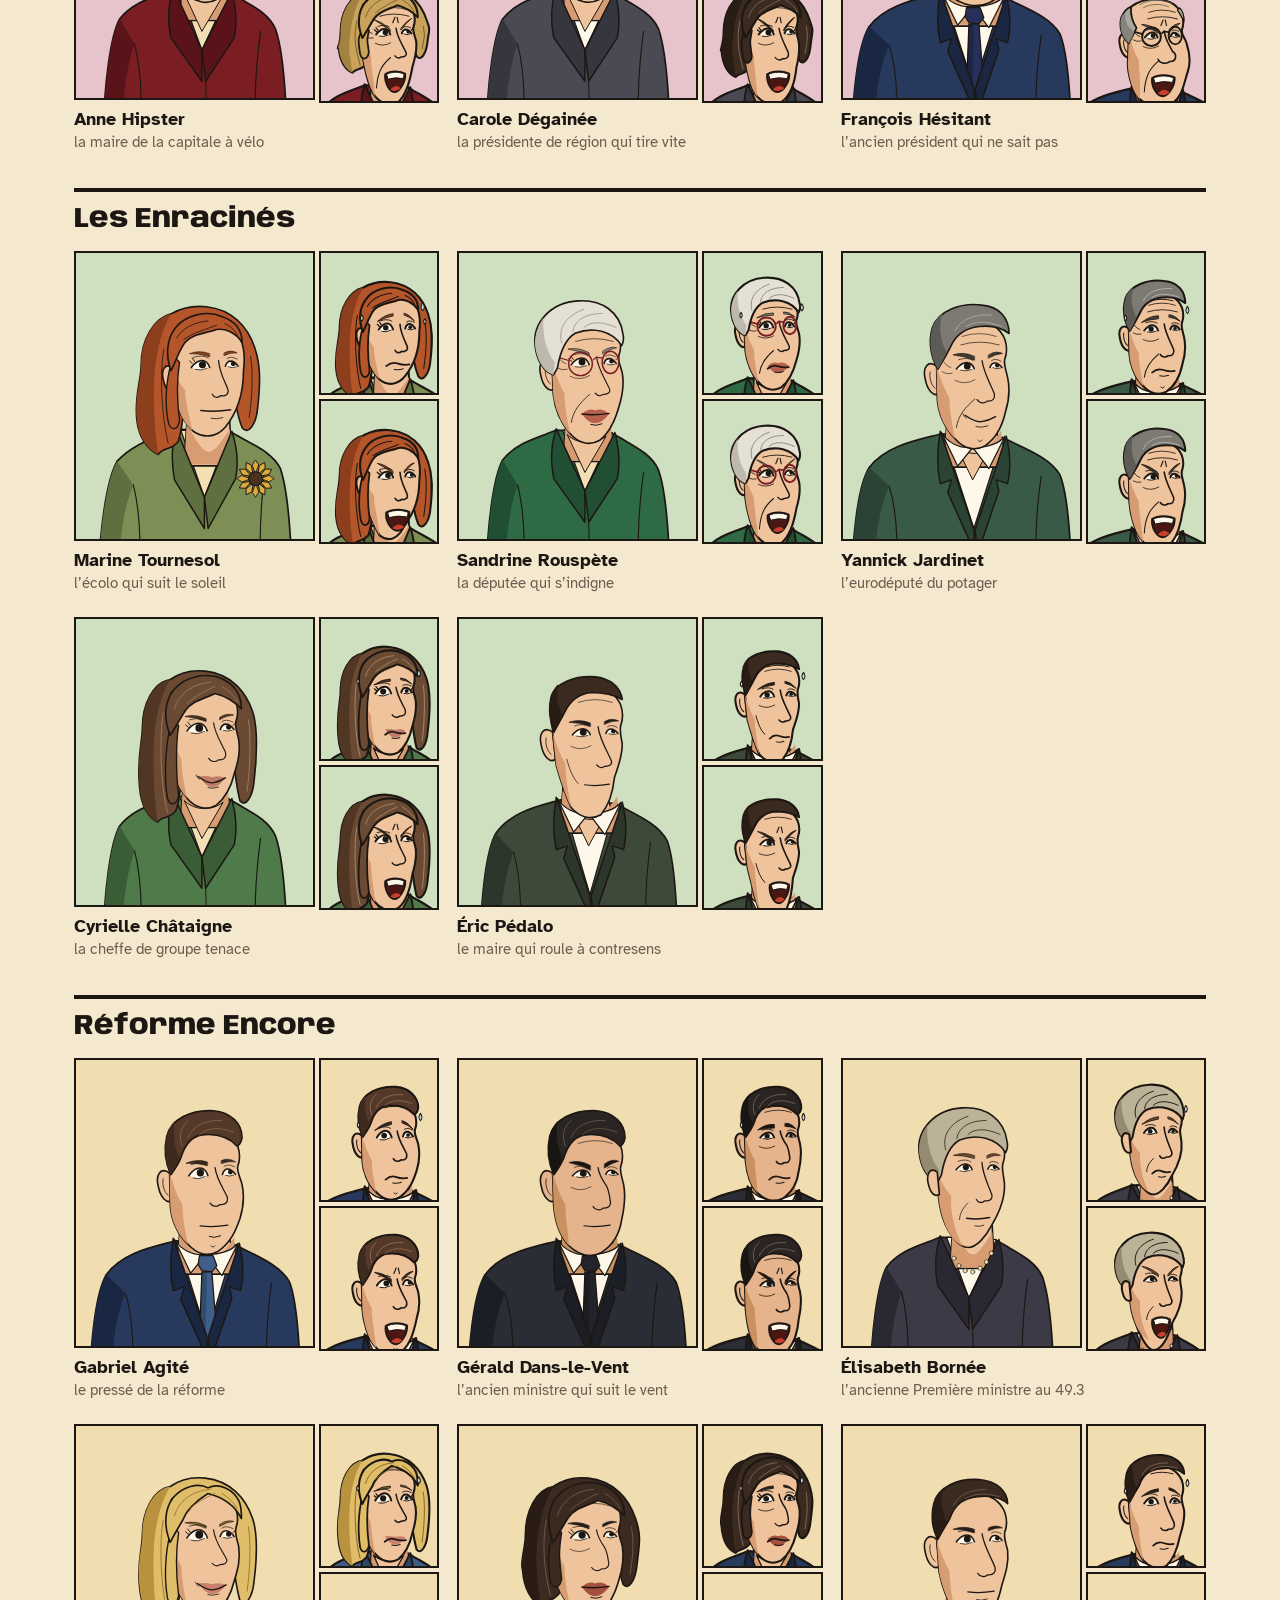
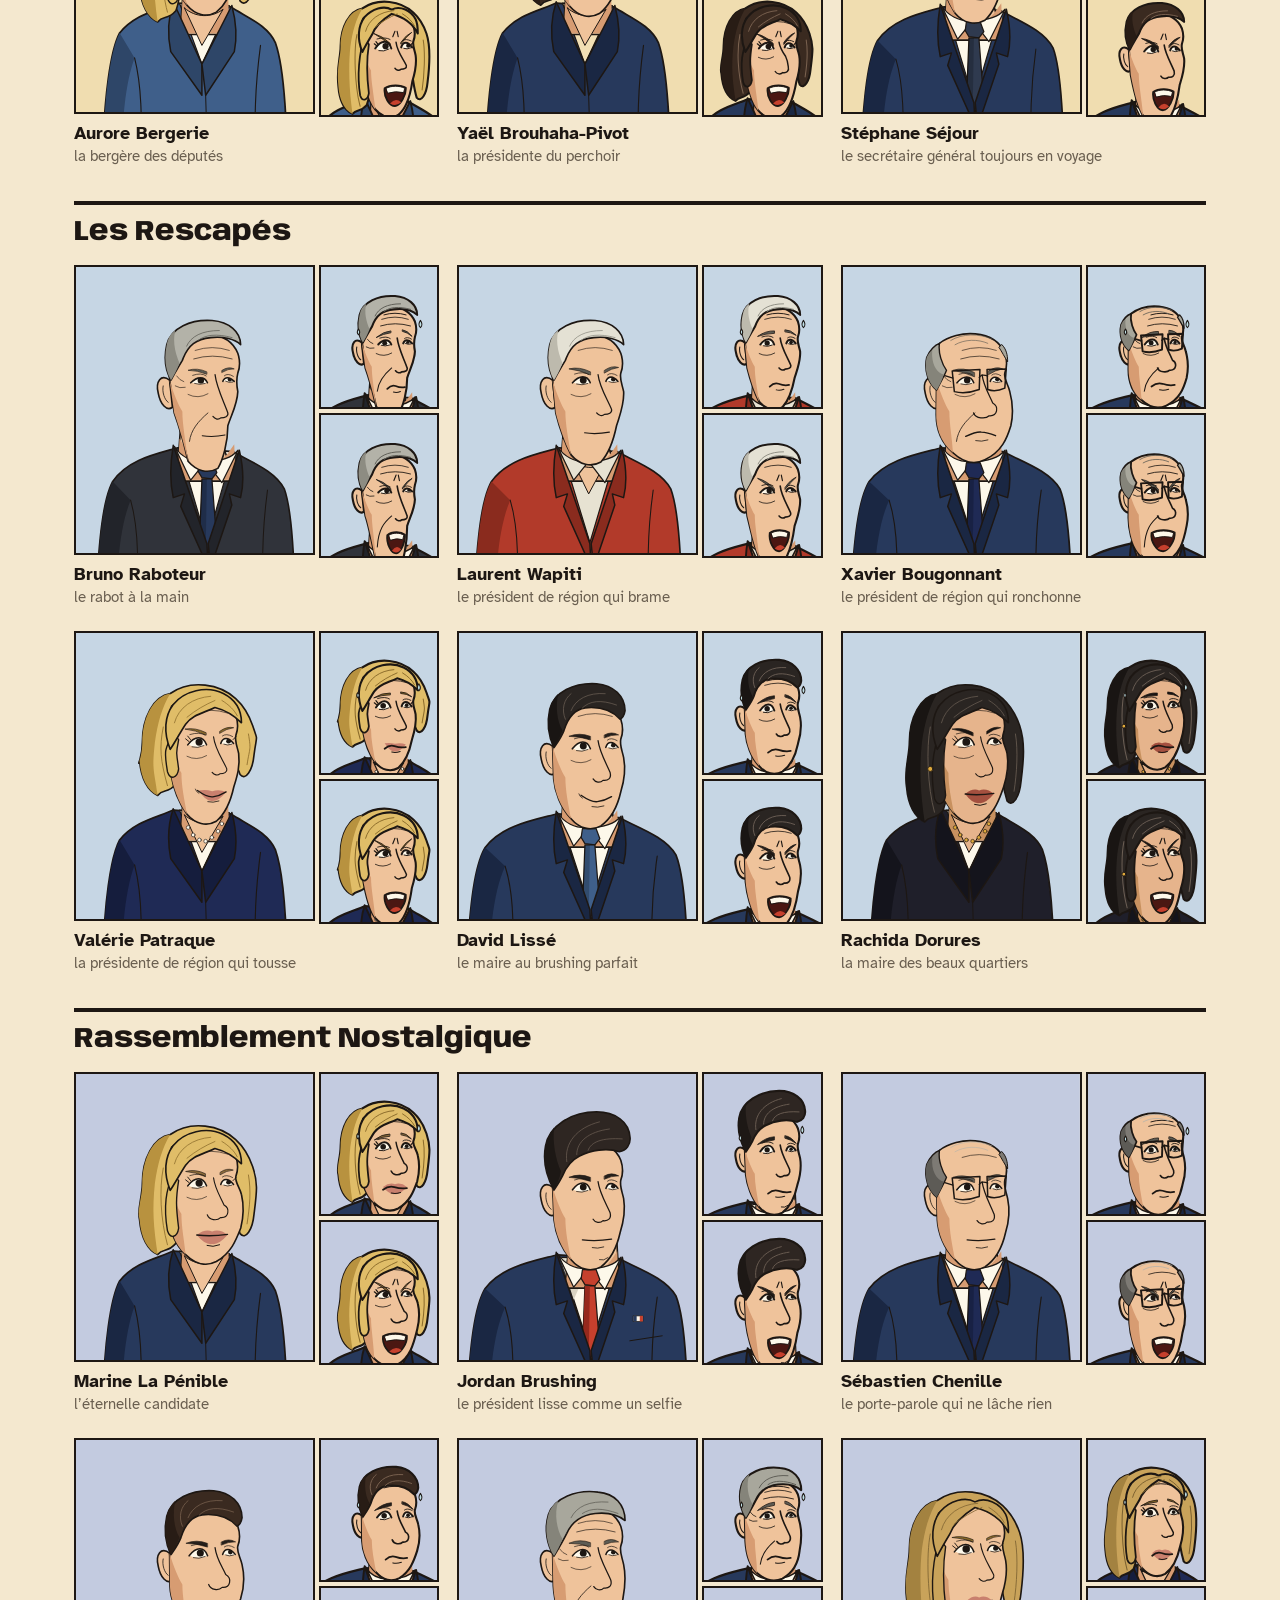
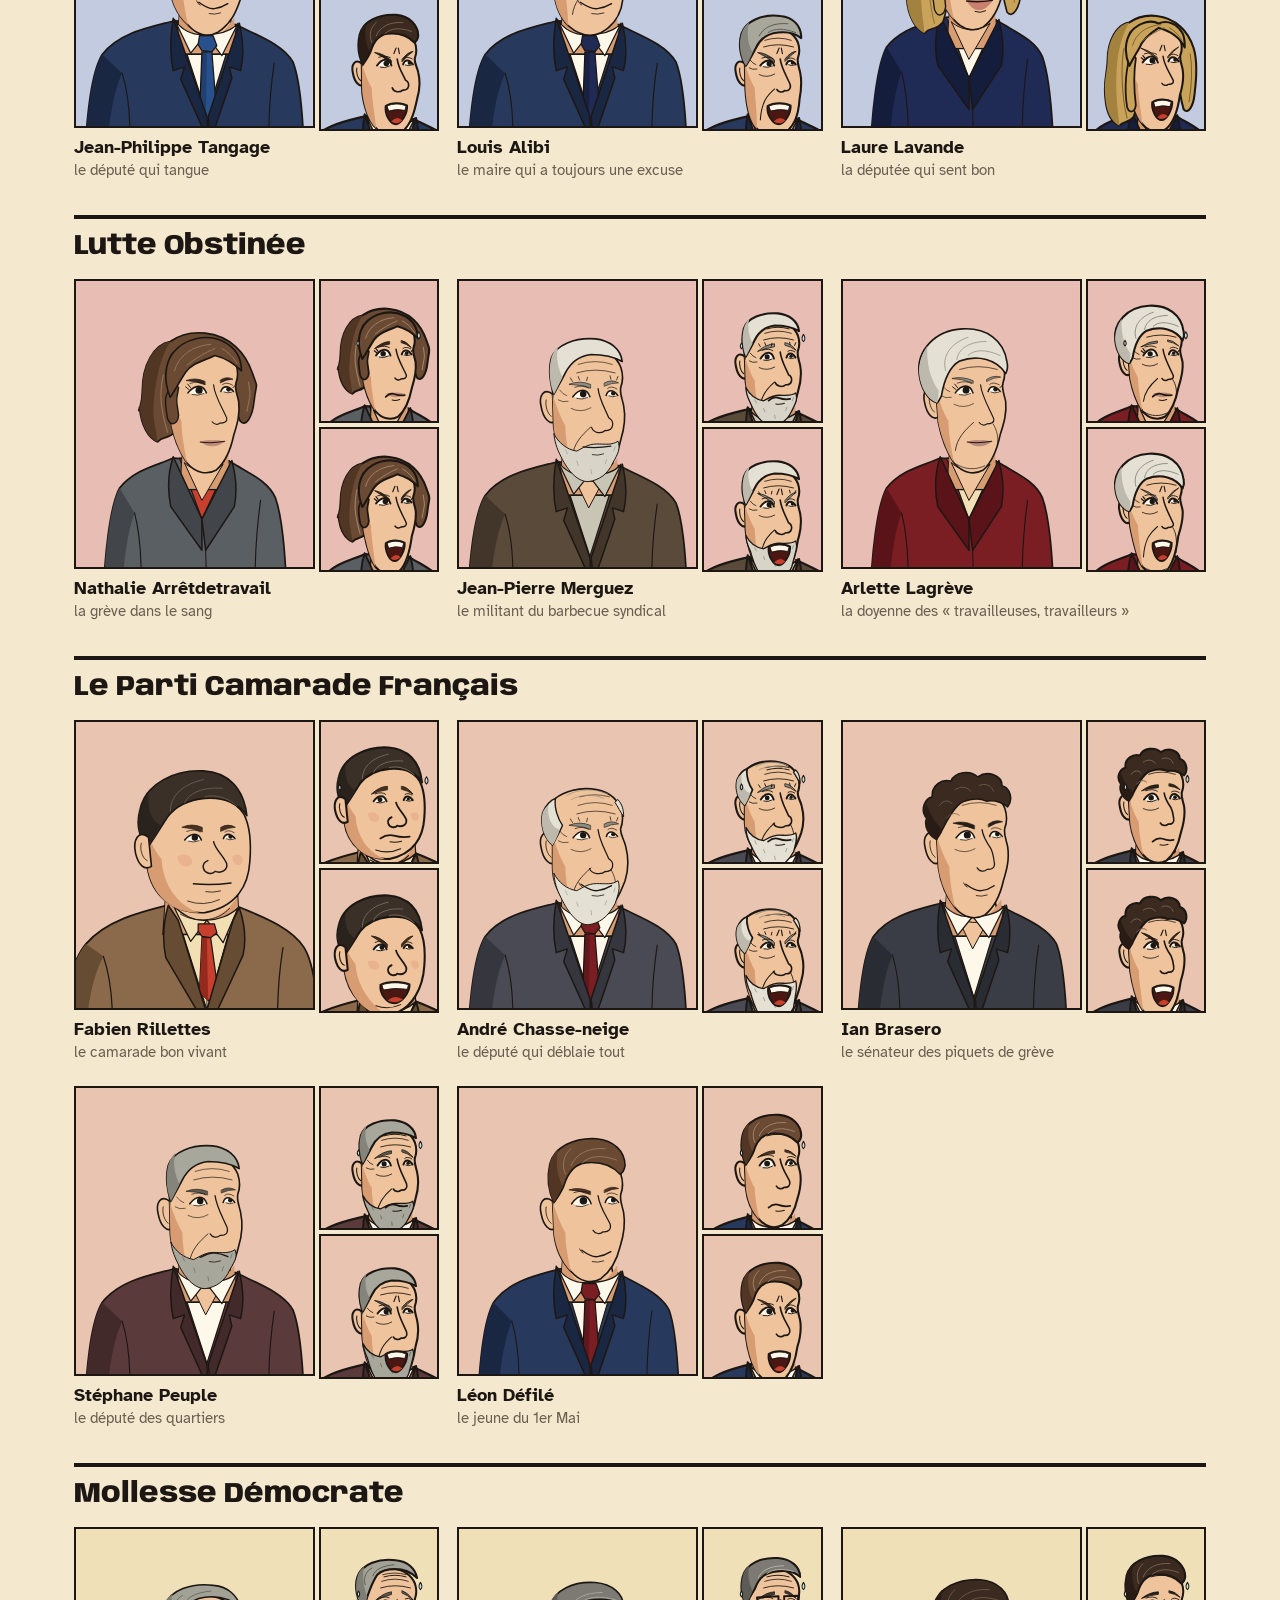
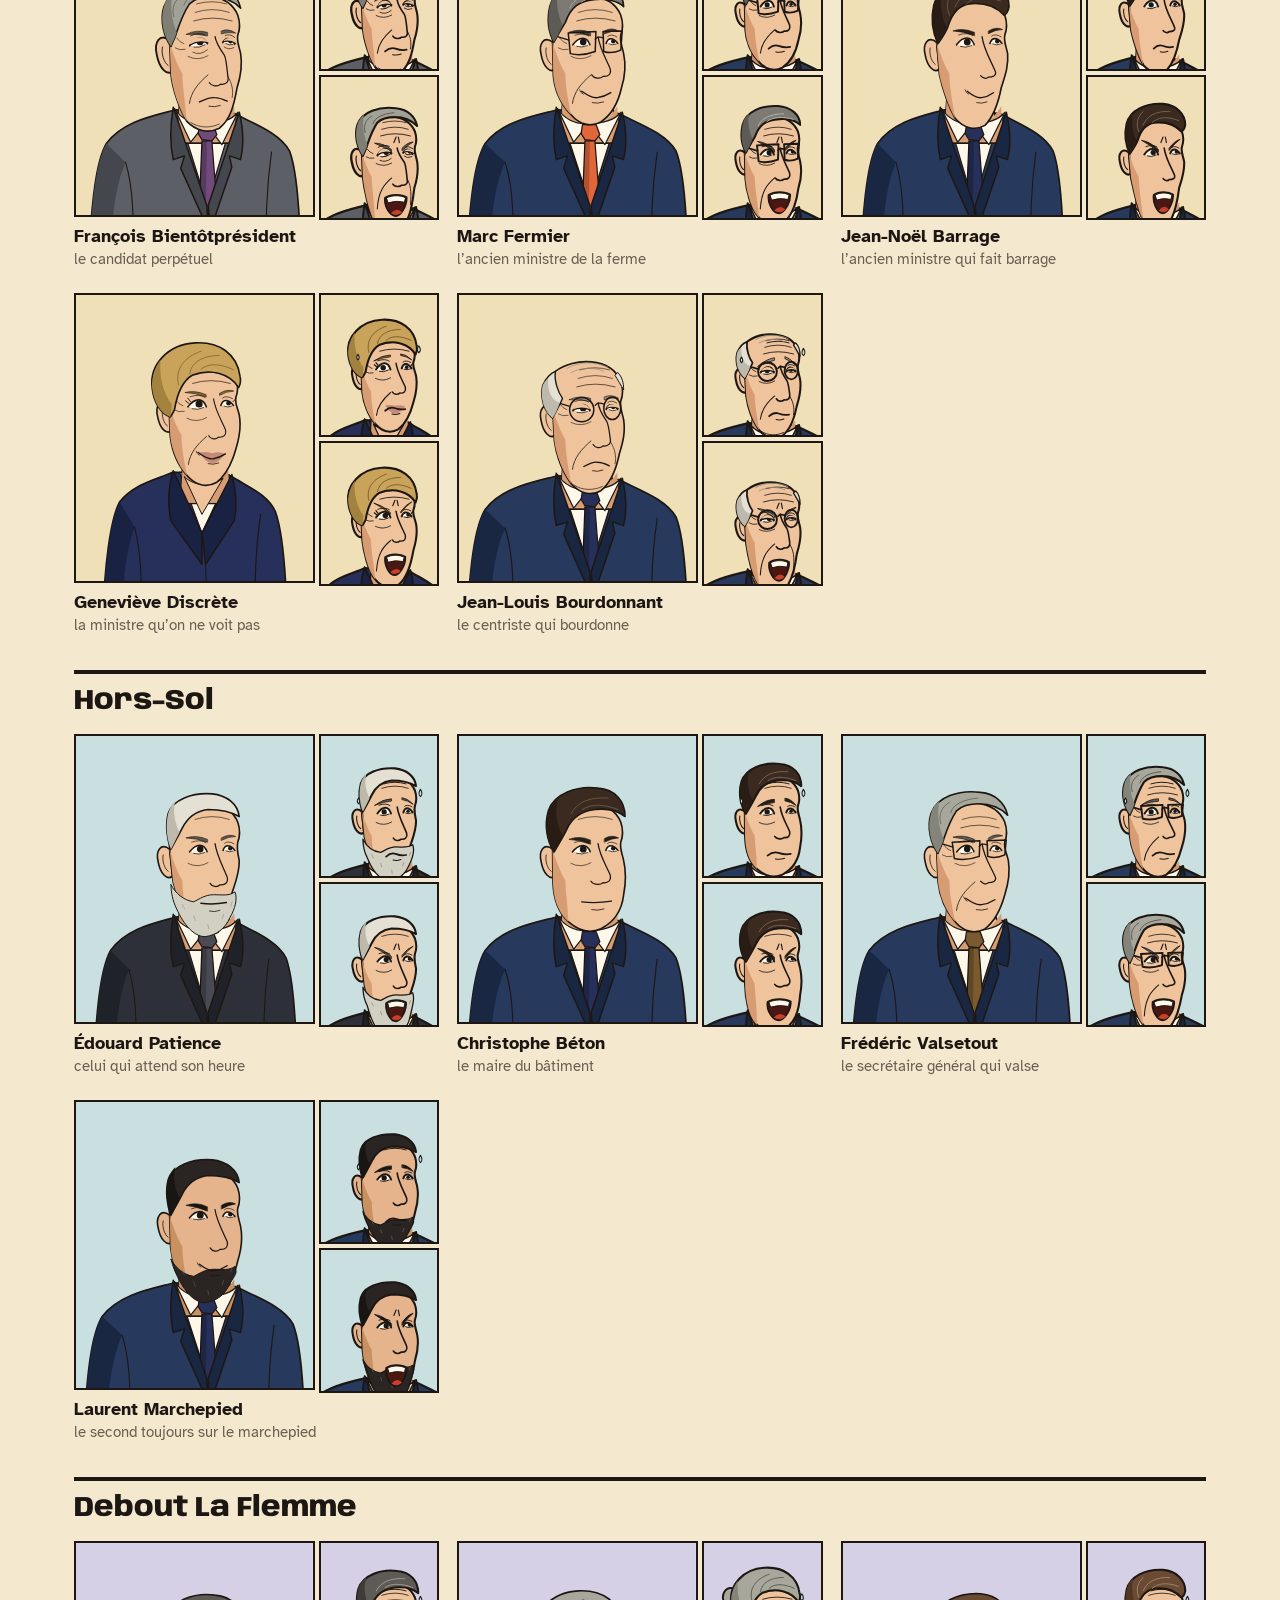
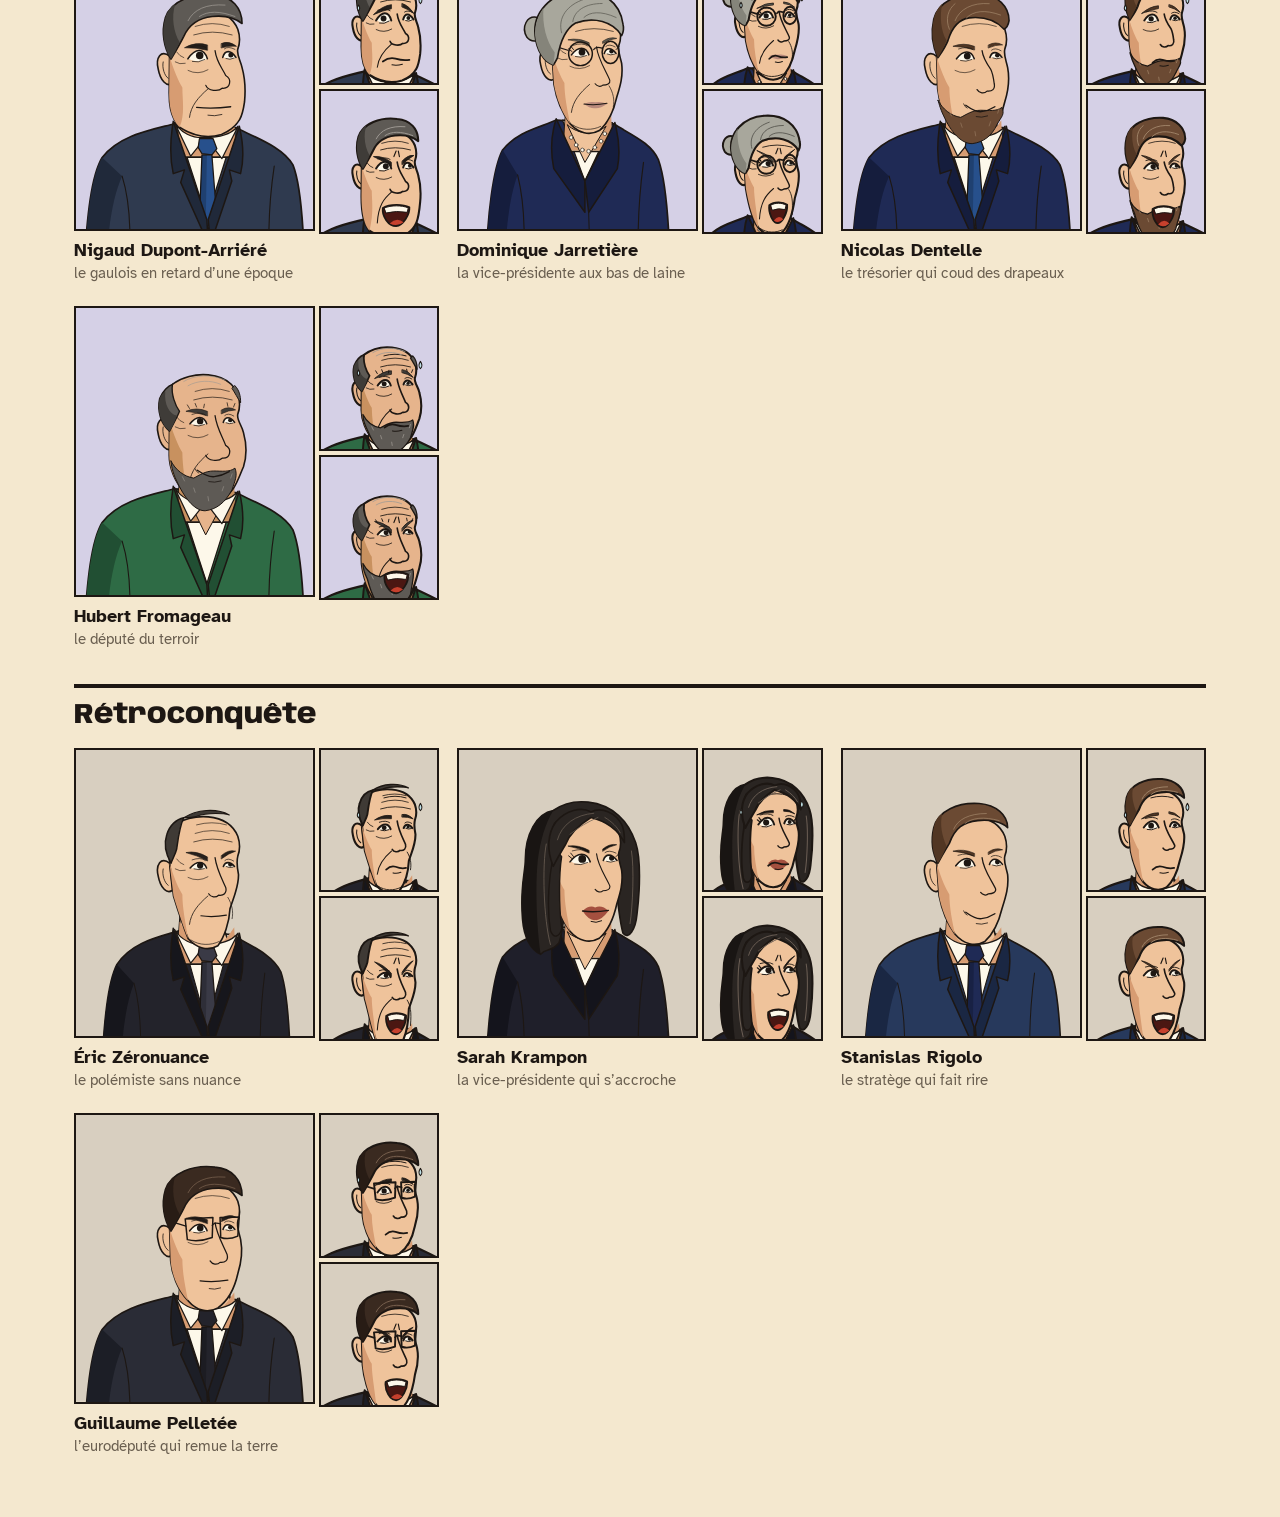
<file: planche-essai/galerie.html>
<!doctype html>
<html lang="fr">
<head>
<meta charset="utf-8">
<meta name="viewport" content="width=device-width, initial-scale=1">
<meta name="robots" content="noindex">
<title>Galerie des visages — Politik</title>
<link rel="icon" href="data:,">
<style>
  @font-face { font-family: 'Anybody'; src: url(../fonts/anybody.woff2) format('woff2-variations'); font-weight: 100 900; font-stretch: 50% 150%; font-display: swap; }
  @font-face { font-family: 'Atkinson'; src: url(../fonts/atkinson-400.woff2) format('woff2'); font-weight: 400; font-display: swap; }
  @font-face { font-family: 'Atkinson'; src: url(../fonts/atkinson-700.woff2) format('woff2'); font-weight: 700; font-display: swap; }
  :root { --papier: #f4e8cf; --encre: #1d1713; --gris: #6a5f50; }
  * { box-sizing: border-box; }
  body { margin: 0; background: var(--papier); color: var(--encre); font-family: 'Atkinson', system-ui, sans-serif; font-size: 17px; line-height: 1.4; }
  .page { max-width: 1180px; margin: 0 auto; padding: 28px 24px 60px; }
  h1 { font-family: 'Anybody', sans-serif; font-weight: 900; font-stretch: 120%; font-size: clamp(30px, 6vw, 54px); line-height: 1; margin: 0 0 10px; }
  h2 { font-family: 'Anybody', sans-serif; font-weight: 800; font-size: clamp(20px, 4vw, 28px); margin: 34px 0 12px; padding-top: 8px; border-top: 4px solid var(--encre); }
  p { margin: 0 0 22px; max-width: 62ch; }
  .grille { display: grid; grid-template-columns: repeat(3, 1fr); gap: 22px 18px; }
  .perso b { display: block; font-size: 18px; margin-top: 6px; line-height: 1.15; }
  .perso span { color: var(--gris); font-size: 15px; }
  .vues { display: grid; grid-template-columns: 2fr 1fr; gap: 4px; }
  .vues .petites { display: grid; grid-template-rows: 1fr 1fr; gap: 4px; }
  svg { display: block; width: 100%; height: auto; border: 2px solid var(--encre); }
  @media (max-width: 760px) { .page { padding: 18px 12px 40px; } .grille { grid-template-columns: 1fr; } }
</style>
</head>
<body>
<div class="page">
  <h1>Galerie des visages</h1>
  <p>Toutes les personnalités du jeu, parti par parti, le chef de file d'abord : à gauche le portrait de base, à droite inquiet puis en colère. Caricatures aux noms parodiques du jeu.</p>
  <div id="partis"></div>
</div>
<script src="../js/bd-lettrage.js"></script>
<script src="../js/bd-personnages.js"></script>
<script src="../js/bd-visages.js"></script>
<script src="../js/data.js"></script>
<script src="../js/people.js"></script>
<script>
(function () {
  var FONDS = { FI: '#e9c9c0', SM: '#e7c3cb', VP: '#cfe0c0', EM: '#f0ddb0', UG: '#c6d6e4', MN: '#c3cbe0', LO: '#e8bdb4', PC: '#e9c4b0', MD: '#f0e0b8', HZ: '#c9dfe0', DL: '#d5d0e6', RQ: '#d8cfc0' };
  var V = window.Visages, D = window.PolitikData, PP = window.PolitikPeople;
  function vue(id, expr, fond, large) {
    var box = large ? '30 -12 380 460' : '96 14 240 290';
    return '<svg viewBox="' + box + '" role="img" aria-hidden="true" xmlns="http://www.w3.org/2000/svg"><rect x="30" y="-12" width="380" height="460" fill="' + fond + '"/>' + window.Perso.buste(id, expr, { s: large ? 1 : .5 }) + '</svg>';
  }
  document.getElementById('partis').innerHTML = D.PARTIES.filter(function (q) { return PP.PEOPLE[q.id]; }).map(function (q) {
    return '<h2>' + q.name + '</h2><div class="grille">' + PP.PEOPLE[q.id].map(function (x) {
      var id = V.NOMS[x[0]];
      if (!id) return '';
      return '<div class="perso"><div class="vues">' + vue(id, 'neutre', FONDS[q.id], true) + '<div class="petites">' + vue(id, 'inquiet', FONDS[q.id]) + vue(id, 'colere', FONDS[q.id]) + '</div></div><b>' + x[0] + '</b><span>' + x[4] + '</span></div>';
    }).join('') + '</div>';
  }).join('');
})();
</script>
</body>
</html>
</file>
<file: css/style.css>
/* Politik v1.0 — « le bureau de vote »
   Papier de bulletin, encre violette de tampon.
   Titres : Anybody (police d'affiche, largeur variable). Texte et chiffres : Atkinson Hyperlegible. */

@font-face { font-family: 'Anybody'; src: url(../fonts/anybody.woff2) format('woff2-variations'); font-weight: 100 900; font-stretch: 50% 150%; font-display: swap; }
@font-face { font-family: 'Atkinson'; src: url(../fonts/atkinson-400.woff2) format('woff2'); font-weight: 400; font-display: swap; }
@font-face { font-family: 'Atkinson'; src: url(../fonts/atkinson-400-italic.woff2) format('woff2'); font-weight: 400; font-style: italic; font-display: swap; }
@font-face { font-family: 'Atkinson'; src: url(../fonts/atkinson-700.woff2) format('woff2'); font-weight: 700; font-display: swap; }

:root {
  --paper: #f1e6cd;        /* bulletin de vote */
  --sheet: #faf4e4;        /* feuille posée dessus */
  --ink: #1d1713;          /* encre */
  --ink-2: #4a3f33;
  --muted: #5f5445;
  --rule: #b9a98a;
  --neutral: #ddd0b0;      /* région que personne ne tient */
  --violet: #1d1713;       /* encre de tampon */
  --violet-2: #e7d8b4;
  --red: #a8321f;          /* alerte, direct, affaires */
  --red-2: #f0cdbb;
  --good: #256238;
  --good-2: #d6e2bf;
  --hot: #F3DA72;          /* surlignage « à la une » */
  --white: #FFFFFF;
  --white-rgb: 255,255,255;   /* pour rgba(var(--white-rgb), .5) */
  --black-rgb: 0,0,0;
  --ink-rgb: 29,23,19;        /* --ink, en composantes */
  --violet-deep: #000000;     /* ombre des boutons violets */
  --violet-light: #d8c9a8;    /* violet sur fond sombre */
  --night: #1d1713;           /* fond des soirées électorales, de l'ouverture, des cartes du mandat */
  --on-night-soft: #d8c9a8;   /* texte secondaire sur fond sombre */
  --live-red: #FF6B5E;        /* « en direct » sur fond sombre */
  --press-red: #c6402d;       /* le journal */
  --press-yellow: #FFD84D;
  --press-paper: #f1e6cd;
  --press-ink: #1d1713;
  --press-black: #1d1713;
  --tv-ink: #1d1713;          /* la télévision */
  --tv-edge: #4a3f33;

  /* Typographie */
  --display: Georgia, 'Noto Serif', 'Times New Roman', serif;
  --body: 'Atkinson', system-ui, -apple-system, sans-serif;
  --chiffres: 'Archivo', 'Atkinson', system-ui, sans-serif;   /* Georgia écrit ses chiffres à l'ancienne : les scores restent nets */
  --fs-micro: 11px;
  --fs-xs: 12px;
  --fs-sm: 13px;
  --fs-md: 14px;
  --fs-base: 16px;
  --fs-lg: 18px;
  --fs-xl: 21px;
  --fs-2xl: 28px;
  --fs-3xl: 36px;
  --lh-tight: 1.15;
  --lh-text: 1.4;
  --fw-regular: 400;
  --fw-bold: 700;
  --fw-heavy: 800;

  /* Espacements et rayons */
  --sp-1: 4px;
  --sp-2: 8px;
  --sp-3: 12px;
  --sp-4: 16px;
  --sp-5: 20px;
  --sp-6: 24px;
  --radius-sm: 3px;
  --radius-md: 4px;
  --radius-lg: 4px;
  --radius-pill: 999px;

  /* Plans */
  --z-infobulle: 90;          /* au-dessus de tout, fenêtres et journal compris */
}
[hidden] { display: none !important; }
* { box-sizing: border-box; }
html, body { margin: 0; height: 100%; background: var(--ink); overflow: hidden; overscroll-behavior: none; }
body { font-family: var(--body); color: var(--ink); -webkit-tap-highlight-color: transparent; font-variant-numeric: tabular-nums; }
button { font-family: inherit; color: inherit; }
:focus-visible { outline: 3px solid var(--violet); outline-offset: 2px; }
#app { max-width: 480px; margin: 0 auto; height: 100vh; height: 100dvh; height: var(--app-h, 100dvh); position: relative; overflow: hidden; background: var(--paper); }

.screen { display: none; position: absolute; inset: 0; flex-direction: column; padding: max(16px, env(safe-area-inset-top)) 16px max(16px, env(safe-area-inset-bottom)); overflow-y: auto; }
.screen.active { display: flex; }
/* Écrans : on défile dedans sans déclencher le « tirer pour rafraîchir » ; rien n'est écrasé */
.screen { overscroll-behavior: contain; -webkit-overflow-scrolling: touch; }
:where(.screen) > * { flex-shrink: 0; }

/* ---------- Typographie ---------- */
.kicker { font-size: 13px; font-weight: 700; color: var(--muted); letter-spacing: .1px; }
.h1 { margin: 0; font-family: var(--display); font-weight: 800; font-stretch: 72%; font-size: 36px; line-height: .95; letter-spacing: -.3px; }
.h2 { margin: 0; font-family: var(--display); font-weight: 800; font-stretch: 78%; font-size: 28px; line-height: 1; letter-spacing: -.2px; }
.hint { font-size: 13.5px; color: var(--muted); line-height: 1.45; }
.muted { color: var(--muted); font-weight: 400; }
.linkbtn { background: none; border: 0; padding: 0; font: inherit; font-weight: 700; text-decoration: underline; text-underline-offset: 2px; color: var(--violet); cursor: pointer; }

/* ---------- Boutons ---------- */
.btn { display: flex; align-items: center; justify-content: center; min-height: 48px; padding: 0 16px; border-radius: var(--radius-md); border: 1.5px solid var(--ink); box-shadow: 0 3px 0 var(--ink); font-size: 16px; font-weight: 700; cursor: pointer; background: var(--sheet); color: var(--ink); text-align: center; line-height: 1.2; }
.btn:disabled { opacity: .4; cursor: default; box-shadow: none; }
.btn:not(:disabled):active { transform: translateY(2px); box-shadow: 0 1px 0 var(--ink); }
.btn-big { min-height: 56px; font-family: var(--display); font-weight: 800; font-stretch: 85%; font-size: 21px; }
.btn-ink, .btn-yellow { background: var(--violet); border-color: var(--violet-deep); color: var(--white); box-shadow: 0 3px 0 var(--violet-deep); }
.btn-ink:not(:disabled):active, .btn-yellow:not(:disabled):active { box-shadow: 0 1px 0 var(--violet-deep); }
.btn-ghost, .btn-ghost-light { background: transparent; border-color: currentColor; }
.btn-ghost-light { color: var(--ink); border-color: var(--ink-2); }
.btn-small { min-height: 40px; font-size: 14px; }
.stack { display: flex; flex-direction: column; gap: 8px; width: 100%; margin-top: auto; }

/* Le tampon : l'élément signature du jeu */
.stamp { display: inline-flex; align-items: center; justify-content: center; border: 2.5px double var(--violet); color: var(--violet); border-radius: 4px; padding: 2px 8px; font-weight: 700; font-size: 11px; letter-spacing: 1.2px; text-transform: uppercase; transform: rotate(-3deg); }

/* ---------- Écran titre : l'affiche collée sur le panneau ---------- */
#screen-title { justify-content: space-between; background: var(--ink); align-items: stretch; gap: 14px; }
.poster { background: var(--sheet); padding: 20px 18px 16px; display: flex; flex-direction: column; gap: 10px; border-radius: var(--radius-md); }
.poster-k { font-size: 14px; font-weight: 700; color: var(--violet); }
.logo { margin: 0; font-family: var(--display); font-weight: 900; font-stretch: 140%; font-size: clamp(50px, 16vw, 72px); line-height: .85; letter-spacing: -1.5px; color: var(--ink); }
.logo-sm { font-stretch: 110%; font-size: clamp(38px, 12vw, 54px); }
.tagline { margin: 0; font-size: 17px; line-height: 1.35; }
.title-map { width: 100%; max-height: 320px; height: auto; display: block; }
.fineprint { margin: 0; font-size: 12px; color: #A9A5C4; line-height: 1.4; text-align: center; }
#screen-title .btn-ghost-light { background: transparent; color: var(--paper); border-color: #6E6996; box-shadow: none; }
#screen-title .btn-yellow { border-color: var(--violet-light); box-shadow: 0 3px 0 var(--violet-light); }
#screen-title .btn-yellow { min-height: 58px; }

/* ---------- Choix du parti ---------- */
.choose-head { display: flex; flex-direction: column; gap: 4px; margin-bottom: 14px; }
.party-grid { display: grid; grid-template-columns: repeat(2, minmax(0, 1fr)); gap: 8px; }
.party-card { display: grid; grid-template-columns: 52px 1fr; grid-template-rows: auto auto; align-items: center; column-gap: 8px; padding: 8px 8px 8px 0; overflow: hidden; background: var(--sheet); border: 1.5px solid var(--rule); border-left: 6px solid var(--ink); border-radius: var(--radius-md); cursor: pointer; text-align: left; }
.party-card.on { border-color: var(--ink); outline: 2.5px solid var(--violet); outline-offset: 1px; }
.party-band { grid-column: 1 / -1; display: flex; align-items: baseline; gap: 6px; padding: 0 0 6px 8px; background: none !important; color: var(--ink) !important; }
.party-ini { font-family: var(--display); font-weight: 900; font-stretch: 120%; font-size: 18px; line-height: 1; }
.party-fam { font-size: 12px; color: var(--muted); }
.party-face { width: 46px; margin-left: 6px; }
.party-body { display: flex; flex-direction: column; gap: 2px; min-width: 0; }
.party-name { font-size: 14px; font-weight: 700; line-height: 1.15; }
.party-res { font-size: 12.5px; color: var(--ink-2); }
.party-detail { margin: 12px 0; padding: 12px; background: var(--sheet); border: 1.5px solid var(--ink); border-radius: var(--radius-md); font-size: 14px; line-height: 1.45; display: flex; flex-direction: column; gap: 8px; }
.party-detail b { font-weight: 700; }
.score24 { display: grid; grid-template-columns: auto 1fr; align-items: baseline; column-gap: 10px; border-top: 1px solid var(--rule); border-bottom: 1px solid var(--rule); padding: 6px 0; }
.score24 span { font-size: 13px; color: var(--muted); font-weight: 700; }
.score24 b { font-family: var(--chiffres); font-weight: 800; font-stretch: 125%; font-size: 30px; line-height: 1; text-align: right; }
.score24 small { grid-column: 1 / -1; font-size: 12.5px; color: var(--ink-2); }
#btn-start { margin-top: auto; flex-shrink: 0; }

/* Choix du mode de jeu */
.mode-pick { display: grid; grid-template-columns: 1fr 1fr; gap: 6px; }
.mode-btn { display: flex; flex-direction: column; gap: 2px; text-align: left; padding: 8px 10px; border-radius: var(--radius-md); border: 1.5px solid var(--rule); background: var(--sheet); cursor: pointer; }
.mode-btn b { font-size: 15px; }
.mode-btn small { font-size: 12px; color: var(--muted); line-height: 1.3; }
.mode-btn.on { border-color: var(--violet); background: var(--violet-2); box-shadow: inset 0 0 0 1px var(--violet); }
.mode-btn.on b { color: var(--violet); }

/* Paramètres de la partie */
#screen-setup { gap: 8px; }
.setup-h { margin: 8px 0 2px; font-family: var(--display); font-weight: 800; font-stretch: 80%; font-size: 20px; }
.base-pick { display: flex; flex-direction: column; gap: 6px; }
.base-card { border: 1.5px solid var(--rule); border-radius: var(--radius-md); background: var(--sheet); overflow: hidden; }
.base-card.on { border-color: var(--violet); box-shadow: inset 0 0 0 1px var(--violet); }
.base-btn { width: 100%; display: flex; flex-direction: column; gap: 2px; text-align: left; padding: 9px 12px; border: 0; background: transparent; cursor: pointer; }
.base-btn b { font-size: 15px; }
.base-card.on .base-btn b { color: var(--violet); }
.base-btn small { font-size: 13px; color: var(--muted); line-height: 1.35; }
.polls { padding: 0 12px 6px; font-size: 13.5px; line-height: 1.45; }
.polls p { margin: 0 0 4px; }
.polls ul { margin: 0 0 6px; padding-left: 18px; }
.base-why { margin: 0 12px 10px; font-size: 13px; }
.setup-preview { display: flex; flex-direction: column; gap: 4px; }
.prev-bars { display: flex; flex-direction: column; gap: 4px; background: var(--sheet); border-radius: var(--radius-md); padding: 10px 12px; }
.prev-row { display: grid; grid-template-columns: 130px 1fr 52px; gap: 8px; align-items: center; font-size: 13.5px; }
.prev-row span:first-child { white-space: nowrap; overflow: hidden; text-overflow: ellipsis; }
.prev-track { height: 10px; background: var(--paper); border-radius: var(--radius-sm); overflow: hidden; }
.prev-track i { display: block; height: 100%; }
.prev-row b { text-align: right; }
#btn-setup-go { margin-top: auto; flex-shrink: 0; position: sticky; bottom: 0; }
.back-link { align-self: flex-start; font-size: 13.5px; margin-bottom: 4px; }

/* ---------- Programme ---------- */
#screen-programme { overflow-y: auto; padding: max(14px, env(safe-area-inset-top)) 14px 0; gap: 10px; }
.prog-head { display: flex; align-items: center; gap: 10px; }
.prog-cand { width: 64px; flex-shrink: 0; }
.prog-budget { background: var(--sheet); border: 1.5px solid var(--ink); border-radius: var(--radius-md); padding: 10px 12px; display: flex; flex-direction: column; gap: 8px; font-size: 13.5px; }
.pb-lines { display: grid; grid-template-columns: 1fr auto; gap: 2px 10px; font-size: 14px; }
.pb-rec { color: var(--good); }
.pb-bar { position: relative; height: 8px; background: var(--paper); border-radius: 0; overflow: visible; }
.pb-bar i { display: block; height: 100%; background: var(--good); transition: width .3s; }
.pb-bar i.over { background: var(--red); }
.pb-cap { position: absolute; top: -4px; bottom: -4px; width: 2px; background: var(--ink); }
.pb-msg { font-size: 13px; line-height: 1.4; padding-left: 10px; border-left: 4px solid var(--good); }
.pb-msg.fund-partial { border-color: #C98A1B; }
.pb-msg.fund-no { border-color: var(--red); }
.fund-dot { display: inline-block; width: 10px; height: 10px; border-radius: 50%; margin-right: 6px; background: var(--good); vertical-align: -1px; }
.fund-dot.fund-partial { background: #C98A1B; }
.fund-dot.fund-no { background: var(--red); }
.pb-fans { display: flex; flex-wrap: wrap; gap: 4px; }
.fan { font-size: 12.5px; font-weight: 700; border: 1px solid var(--rule); border-radius: 3px; padding: 1px 6px; background: var(--paper); }
.fan.up { border-color: var(--good); background: var(--good-2); }
.fan.down { border-color: var(--red); background: var(--red-2); }
.pb-geo { font-size: 13px; line-height: 1.4; }
.pb-note { font-size: 11.5px; color: var(--muted); }
.prog-list { display: flex; flex-direction: column; gap: 14px; }
.pl-theme { display: flex; flex-direction: column; gap: 2px; }
.pl-head { display: flex; align-items: center; gap: 6px; font-size: 15px; padding: 0 0 4px; border-bottom: 1.5px solid var(--ink); }
.pl-cred { margin-left: auto; font-size: 12px; color: var(--muted); display: inline-flex; gap: 4px; align-items: center; }
.pl-row { display: flex; align-items: center; gap: 8px; padding: 6px 4px; border-bottom: 1px solid var(--rule); }
.pl-row.on { background: var(--violet-2); }
.pl-row.phare { background: var(--violet-2); box-shadow: inset 4px 0 0 var(--violet); }
.pl-pick { width: 34px; height: 34px; flex-shrink: 0; border-radius: 50%; border: 1.5px solid var(--ink); background: var(--sheet); font: 700 15px var(--body); color: var(--ink); cursor: pointer; }
.pl-row.on .pl-pick { background: var(--violet); border-color: var(--violet); color: var(--white); }
.pl-txt { display: flex; flex-direction: column; flex: 1; min-width: 0; }
.pl-txt b { font-size: 14px; }
.pl-txt small { font-size: 12px; color: var(--ink-2); }
.pl-star, .pl-info { width: 32px; height: 32px; flex-shrink: 0; border-radius: 50%; border: 1px solid var(--rule); background: var(--sheet); font: 700 14px var(--body); color: var(--ink); cursor: pointer; }
.pl-fin .pl-head { border-bottom-style: dashed; }
.prog-foot { position: sticky; bottom: 0; background: var(--paper); padding: 8px 0 max(10px, env(safe-area-inset-bottom)); display: grid; grid-template-columns: 1fr 1fr; gap: 6px; border-top: 1.5px solid var(--ink); }
.prog-foot .prog-mini, .prog-foot #prog-go { grid-column: 1 / -1; }
.prog-foot #prog-go { order: 1; }
.prog-foot #prog-reco, .prog-foot #prog-skip { order: 2; min-height: 40px; font-size: 13.5px; border: 0; background: none; color: var(--violet); text-decoration: underline; text-underline-offset: 2px; padding: 0 4px; }
.prog-mini { font-size: 13px; text-align: center; color: var(--ink-2); }
#prog-go:disabled { opacity: .5; }

/* ---------- Écran de jeu ---------- */
.screen-game { padding: max(10px, env(safe-area-inset-top)) 0 0; overflow: hidden; }
.topbar { display: flex; align-items: center; justify-content: space-between; padding: 0 14px 8px; gap: 8px; }
.turn { display: flex; flex-direction: column; gap: 2px; }
.turn-label { font-family: var(--chiffres); font-weight: 800; font-stretch: 75%; font-size: 24px; line-height: 1; white-space: nowrap; }
.phase-label { font-size: 12.5px; color: var(--muted); }
.res { display: flex; gap: 4px; align-items: center; }
.pill { display: inline-flex; align-items: baseline; gap: 3px; background: var(--sheet); border: 1px solid var(--rule); border-radius: var(--radius-md); padding: 5px 7px; font-weight: 700; font-size: 15px; min-height: 34px; white-space: nowrap; }
.pill small { font-size: 11px; font-weight: 400; color: var(--muted); }
.pill-btn { cursor: pointer; background: var(--ink); color: var(--paper); border-color: var(--ink); min-width: 44px; justify-content: center; align-items: center; letter-spacing: 1px; }
#res-forme.low { background: var(--red-2); border-color: var(--red); }

.race { margin: 0 14px; display: flex; flex-direction: column; gap: 5px; }
.race-head { display: flex; justify-content: space-between; gap: 8px; font-size: 12.5px; font-weight: 700; color: var(--ink-2); }
.race-head span:last-child { color: var(--muted); font-weight: 400; }
.race-bar { position: relative; height: 14px; display: flex; overflow: hidden; background: var(--rule); border-radius: var(--radius-sm); }
.race-bar .seg { height: 100%; transition: width .4s; border-right: 1px solid var(--paper); }
.race-bar .mark { position: absolute; left: 50%; top: -2px; bottom: -2px; width: 2px; background: var(--ink); }
.race-legend { display: grid; grid-template-columns: repeat(4, minmax(0, auto)); justify-content: space-between; gap: 4px; font-size: 12.5px; }
.race-legend > span { display: flex; align-items: center; gap: 4px; white-space: nowrap; overflow: hidden; }
.race-legend .num { flex-shrink: 0; }
.race-legend .me { font-weight: 700; }
.sw { width: 10px; height: 10px; flex-shrink: 0; display: inline-block; }
.seg-autres { background: repeating-linear-gradient(135deg, #B9BCB2 0 3px, #D3D6CC 3px 6px); }
.sw-autres { background: #B9BCB2; }
.race-legend .autres { color: var(--muted); }
.st { font-size: 12px; font-weight: 700; margin-left: 6px; white-space: nowrap; }
.st-up { color: var(--good); } .st-down { color: var(--red); }
.st-cas { letter-spacing: -2px; }

/* À la une : le bandeau rouge du journal satirique */
.news { margin: 8px 14px 0; display: flex; align-items: center; gap: 8px; flex-wrap: wrap; min-height: 32px; padding: 4px 12px; background: var(--red); color: var(--white); border: 0; border-radius: var(--radius-md); font: 700 14px var(--body); text-align: left; cursor: pointer; }
.news-k { font-family: var(--display); font-weight: 800; font-stretch: 70%; font-size: 15px; padding-right: 8px; border-right: 1px solid rgba(var(--white-rgb),.5); }
.news-plus { opacity: .7; }

.advisor { margin: 8px 14px 0; display: flex; align-items: center; gap: 8px; background: var(--sheet); border-radius: var(--radius-md); border-left: 4px solid var(--violet); padding: 5px 6px 5px 8px; }
.adv-face { width: 36px; flex-shrink: 0; }
.advisor p { margin: 0; font-size: 13px; line-height: 1.35; flex: 1; }
.adv-close { background: none; border: 0; font-size: 15px; cursor: pointer; color: var(--muted); padding: 4px; min-width: 32px; min-height: 32px; }

/* La carte, posée sur le panneau kraft */
.map-wrap { position: relative; flex: 1 1 auto; min-height: 150px; display: flex; align-items: center; justify-content: center; padding: 30px 8px 6px; }
.map { width: 100%; height: 100%; max-height: 360px; }
.map-mode { position: absolute; top: 6px; left: 14px; display: flex; gap: 2px; padding: 2px; background: var(--sheet); border: 1px solid var(--rule); border-radius: 999px; z-index: 1; }
.map-mode button { border: 0; background: transparent; font: 700 12.5px var(--body); color: var(--muted); padding: 4px 12px; min-height: 30px; border-radius: 999px; cursor: pointer; }
.map-mode button[aria-pressed="true"] { background: var(--ink); color: var(--sheet); }
.map .reg { stroke: var(--sheet); stroke-width: 1.4; stroke-linejoin: round; cursor: pointer; transition: fill .3s; }
.map .reg:focus { outline: none; }
.map .reg:focus-visible { stroke: var(--violet); stroke-width: 3; }
.map .sel { fill: none; stroke: var(--ink); stroke-width: 4; stroke-linejoin: round; pointer-events: none; }
.map .sel-glow { fill: none; stroke: var(--sheet); stroke-width: 1.4; stroke-dasharray: 3 2; stroke-linejoin: round; pointer-events: none; }
.map .badge { pointer-events: none; }
.map .badge rect { fill: var(--sheet); stroke: rgba(var(--ink-rgb),.45); stroke-width: .8; }
.map .badge text { font: 700 8.5px var(--body); fill: var(--ink); text-anchor: middle; }
.mode-abst .map .badge rect { fill: var(--ink); stroke: var(--sheet); }
.mode-abst .map .badge text { fill: var(--sheet); }
.map .inset { fill: none; stroke: var(--rule); stroke-width: 1; stroke-dasharray: 3 2; }
.map .inset-l { font: 700 7.5px var(--body); fill: var(--muted); text-anchor: middle; }
.map .plan-dot { fill: var(--violet); stroke: var(--sheet); stroke-width: 1.5; }
.map .plan-num { font: 700 8px var(--body); fill: var(--white); text-anchor: middle; pointer-events: none; }
.map .marker { font-size: 13px; text-anchor: middle; pointer-events: none; }
.map .marker-sm { font-size: 9px; }

/* Le panneau du bas : la région, puis ta campagne */
.panel { position: relative; background: var(--sheet); padding: 12px 12px max(12px, env(safe-area-inset-bottom)); display: flex; flex-direction: column; gap: 10px; flex-shrink: 0; border-radius: var(--radius-md) var(--radius-md) 0 0; box-shadow: 0 -2px 0 rgba(var(--ink-rgb),.08), 0 -10px 24px rgba(var(--ink-rgb),.08); }
.screen-game .panel { max-height: 70%; overflow-y: auto; overscroll-behavior: contain; flex-shrink: 1; min-height: 0; }
.screen-game .map-wrap { min-height: 110px; }
.screen-game .panel > * { flex-shrink: 0; }
.region-info { display: flex; flex-direction: column; gap: 7px; padding: 0 2px; }
.region-head { display: flex; justify-content: space-between; align-items: center; gap: 8px; }
.region-name { margin: 0; font-family: var(--display); font-weight: 800; font-stretch: 72%; font-size: 26px; line-height: 1; }
.region-sub { font-size: 13.5px; color: var(--muted); line-height: 1.35; }
.tag { border-radius: var(--radius-md); padding: 3px 8px; font-size: 12px; font-weight: 700; white-space: nowrap; }
.tag-yellow { border: 2.5px double var(--violet); color: var(--violet); background: transparent; text-transform: uppercase; letter-spacing: 1px; font-size: 11px; transform: rotate(-4deg); }
.chips { display: flex; flex-wrap: wrap; align-items: center; gap: 5px; }
.chips-k { font-size: 12.5px; color: var(--muted); margin-right: 2px; }
.chip { font-size: 12.5px; background: var(--paper); border-radius: 999px; padding: 3px 9px; white-space: nowrap; color: var(--ink-2); }
.chip b { color: var(--ink); }
.chip-good { background: var(--good-2); color: var(--good); font-weight: 700; }
.chip-bad { background: var(--red-2); color: var(--red); font-weight: 700; }
.chip-theme.hot { background: var(--hot); color: var(--ink); font-weight: 700; }
.forces-wrap { display: flex; flex-direction: column; gap: 4px; }
.forces-bar { display: flex; height: 24px; border-radius: var(--radius-md); overflow: hidden; gap: 2px; background: var(--paper); }
.fseg { display: flex; align-items: center; justify-content: center; min-width: 34px; font-size: 12px; font-weight: 700; white-space: nowrap; overflow: hidden; }
.fseg.me { box-shadow: inset 0 0 0 2.5px var(--ink); }
.fseg.empty { flex: 1; color: var(--muted); font-weight: 400; }
.forces-foot { display: flex; justify-content: space-between; align-items: baseline; gap: 8px; font-size: 13px; color: var(--ink-2); }
.forces-foot .linkbtn { font-size: 13px; }
.mk-line { font-size: 13px; background: var(--hot); padding: 4px 8px; border-radius: var(--radius-md); }
/* Ta campagne : un bloc teinté, séparé de la région */
.campaign { display: flex; flex-direction: column; gap: 8px; background: var(--violet-2); border-radius: var(--radius-md); padding: 8px; }
.message { display: flex; align-items: center; gap: 8px; min-height: 42px; padding: 4px 12px; border: 0; border-radius: var(--radius-md); background: var(--sheet); font: inherit; color: var(--ink); cursor: pointer; text-align: left; }
.msg-k { white-space: nowrap; font-size: 12.5px; color: var(--muted); }
.msg-t { font-size: 15px; font-weight: 700; white-space: nowrap; overflow: hidden; text-overflow: ellipsis; }
.msg-change { margin-left: auto; font-size: 13px; font-weight: 700; color: var(--violet); text-decoration: underline; white-space: nowrap; }
.imp { display: inline-flex; gap: 2px; flex-shrink: 0; }
.imp i { width: 8px; height: 8px; border-radius: 50%; border: 1.5px solid var(--ink); }
.imp i.on { background: var(--ink); }

.actions { display: grid; grid-template-columns: repeat(4, minmax(0, 1fr)); gap: 6px; }
.tile { min-width: 0; min-height: 84px; display: flex; flex-direction: column; align-items: flex-start; justify-content: space-between; gap: 2px; border-radius: var(--radius-md); border: 1.5px solid var(--ink); background: var(--sheet); color: var(--ink); cursor: pointer; padding: 7px 7px 6px; text-align: left; box-shadow: 0 3px 0 var(--ink); }
.tile-mid { display: flex; align-items: center; gap: 5px; }
.chips-end { margin-left: auto; font-size: 13px; }
.tile-i { font-size: 17px; line-height: 1; flex-shrink: 0; }
.tile-n { font-size: 13px; font-weight: 700; white-space: nowrap; overflow: hidden; text-overflow: ellipsis; }
.tile-big { font-family: var(--chiffres); font-weight: 800; font-stretch: 120%; font-size: 26px; line-height: 1; color: var(--violet); }
.tile-cost { font-size: 11.5px; color: var(--muted); white-space: nowrap; overflow: hidden; text-overflow: ellipsis; max-width: 100%; }
.tile-warn { color: var(--red); font-weight: 700; }
.tile:disabled { opacity: .4; cursor: default; box-shadow: none; }
.tile:disabled .tile-big { color: var(--ink); }
.tile.dim { opacity: .5; box-shadow: none; }
.tile:not(:disabled):active { transform: translateY(2px); box-shadow: 0 1px 0 var(--ink); }
.tile-more { background: transparent; border-style: dashed; box-shadow: none; }
.tile-more .tile-big { color: var(--ink); }

.queue { position: relative; display: flex; gap: 6px; align-items: stretch; }
.queue-slots { display: grid; grid-template-columns: repeat(3, minmax(0, 1fr)); gap: 6px; flex: 1; }
.slot { min-height: 42px; border: 1.5px dashed rgba(29,23,19,.35); border-radius: var(--radius-md); display: flex; flex-direction: column; align-items: center; justify-content: center; font-size: 12px; color: var(--violet); padding: 2px 4px; text-align: center; line-height: 1.15; background: transparent; cursor: default; }
.slot.full { border: 0; background: var(--sheet); color: var(--ink); cursor: pointer; font-weight: 700; }
.slot small { font-weight: 400; font-size: 11px; }
.btn-validate { min-height: 42px; padding: 0 14px; font-size: 15px; }
/* Le coup de tampon à la validation (seule animation non sollicitée… sauf qu'elle répond au clic) */
.queue .stamp-hit { position: absolute; left: 50%; top: 50%; z-index: 2; pointer-events: none; font-size: 22px; padding: 4px 14px; background: rgba(250,250,246,.9); transform: translate(-50%, -50%) rotate(-8deg); animation: stamp .42s cubic-bezier(.2, 1.6, .4, 1) both; }
@keyframes stamp { from { transform: translate(-50%, -50%) rotate(-8deg) scale(2.2); opacity: 0; } 60% { opacity: 1; } to { transform: translate(-50%, -50%) rotate(-8deg) scale(1); opacity: 1; } }
@media (prefers-reduced-motion: reduce) { .queue .stamp-hit { animation: none; } }

/* ---------- Fenêtre modale : une feuille glissée sur le bureau ---------- */
.modal { position: absolute; inset: 0; background: rgba(var(--ink-rgb),.5); display: flex; align-items: flex-end; justify-content: center; z-index: 10; }
.modal-card { position: relative; width: 100%; max-height: 90%; overflow-y: auto; background: var(--paper); border-radius: var(--radius-md) var(--radius-md) 0 0; padding: 20px 16px max(18px, env(safe-area-inset-bottom)); display: flex; flex-direction: column; gap: 10px; animation: up .2s ease-out; }
.modal-card::before { content: ''; position: absolute; left: 50%; top: 7px; width: 40px; height: 4px; margin-left: -20px; border-radius: 2px; background: var(--rule); }
@keyframes up { from { transform: translateY(24px); opacity: 0; } to { transform: none; opacity: 1; } }
@media (prefers-reduced-motion: reduce) { .modal-card, .tuto-bubble { animation: none; } }
.modal-body { font-size: 15px; line-height: 1.5; display: flex; flex-direction: column; gap: 10px; }
.modal-body p { margin: 0; }
.modal-buttons { display: flex; flex-direction: column; gap: 8px; margin-top: 4px; }

.brief { display: flex; flex-direction: column; gap: 6px; background: var(--sheet); border: 1px solid var(--rule); border-radius: var(--radius-md); padding: 10px 12px; }
.brief .kicker { margin-bottom: 2px; }
.brief-row { display: flex; gap: 8px; font-size: 14px; line-height: 1.4; align-items: flex-start; }
.brief-i { width: 20px; text-align: center; flex-shrink: 0; }

.pick { display: flex; flex-direction: column; gap: 6px; }
.pick-row { display: flex; align-items: center; gap: 10px; min-height: 54px; padding: 8px 12px; border: 1.5px solid var(--ink); border-radius: var(--radius-md); background: var(--sheet); font: inherit; color: var(--ink); text-align: left; cursor: pointer; }
.pick-row:not(.off):active { background: var(--violet-2); }
.pick-row.on { border-color: var(--violet); box-shadow: inset 4px 0 0 var(--violet); }
.pick-row.off { opacity: .45; }
.pick-i { font-size: 22px; line-height: 1; }
.pick-txt { display: flex; flex-direction: column; gap: 2px; flex: 1; min-width: 0; }
.pick-txt b { font-size: 15px; }
.pick-txt small { font-size: 13px; color: var(--ink-2); line-height: 1.35; }
.pick-txt small b { font-size: 13px; }
.pick-cost { font-size: 13px; font-weight: 700; color: var(--muted); white-space: nowrap; }

.who { display: inline-block; flex-shrink: 0; margin-right: 4px; font-size: 11px; font-weight: 700; border-radius: 2px; padding: 2px 5px; min-width: 30px; text-align: center; }
.log { display: flex; flex-direction: column; gap: 6px; }
.log-row { display: flex; gap: 8px; align-items: flex-start; font-size: 13.5px; line-height: 1.4; }
.log-row.fail { opacity: .6; }
.log-row.gaffe { background: var(--red-2); padding: 2px 4px; }
.log-row.up { background: var(--good-2); padding: 2px 4px; }
.details summary { cursor: pointer; font-size: 14px; font-weight: 700; padding: 6px 0; color: var(--violet); }

.toast { position: absolute; left: 50%; top: 36%; transform: translateX(-50%); background: var(--ink); color: var(--paper); padding: 9px 14px; border-radius: 3px; font-size: 14px; z-index: 20; max-width: 90%; text-align: center; pointer-events: none; }

/* Axe gauche-droite, alliances */
.axis { display: flex; align-items: center; gap: 3px; }
.axis-l { font-size: 12px; color: var(--muted); }
.axis-dot { flex: 1; text-align: center; font-size: 12px; font-weight: 700; border: 1px solid var(--rule); padding: 3px 0; color: var(--muted); background: var(--paper); }
.axis-dot.on { border-color: var(--ink); }
.ally, .rel { font-style: normal; font-size: 11px; font-weight: 700; padding: 0 4px; margin-left: 4px; border: 1.5px solid var(--violet); color: var(--violet); border-radius: 2px; }
.rel { border-color: var(--rule); color: var(--muted); }

/* Crédibilité */
.dots { display: inline-flex; gap: 2px; }
.dots i { width: 7px; height: 7px; border-radius: 50%; border: 1px solid currentColor; opacity: .5; }
.dots i.on { background: currentColor; opacity: 1; }
.cred { display: grid; grid-template-columns: 1fr 1fr; gap: 4px 10px; }
.cred-row { display: flex; align-items: center; gap: 4px; font-size: 13px; }
.cred-row .dots { margin-left: auto; }
.cred-row em { font-style: normal; font-size: 11px; color: var(--muted); width: 38px; text-align: right; }
.cred-0 { opacity: .55; }

/* ---------- Le journal (Le Quotidien national) ---------- */
.paper { background: var(--sheet); border-top: 4px solid var(--ink); border-bottom: 1.5px solid var(--ink); padding: 8px 12px 10px; display: flex; flex-direction: column; gap: 6px; }
.paper-mast { font-family: var(--display); font-weight: 900; font-stretch: 140%; font-size: 15px; letter-spacing: -.2px; border-bottom: 1px solid var(--ink); padding-bottom: 5px; }
.paper-mast span { font-family: var(--body); font-weight: 400; font-size: 12px; color: var(--muted); }
.paper-head { font-family: var(--display); font-weight: 800; font-stretch: 70%; font-size: 30px; line-height: .98; }
.paper-text { font-size: 14px; line-height: 1.45; }
.paper-foot { font-size: 13px; border-top: 1px solid var(--rule); padding-top: 6px; }
.paper-foot .muted { font-size: 12px; }
.paper-vign { border-bottom: 1px solid var(--rule); padding-bottom: 6px; }
.paper-vign .art { max-height: 110px; width: auto; margin: 0 auto; }
.paper-crisis { align-self: flex-start; background: var(--red); color: var(--white); font-size: 12px; font-weight: 700; padding: 2px 7px; }
.aff-vign .art { max-height: 120px; width: auto; margin: 0 auto; }

/* ---------- Flash info ---------- */
.flash { border: 1.5px solid var(--ink); background: var(--sheet); }
.flash-band { display: flex; align-items: center; gap: 8px; background: var(--red); color: var(--white); padding: 6px 10px; font-weight: 700; font-size: 12px; }
.flash-live { animation: blink 1.2s infinite; }
@keyframes blink { 50% { opacity: .3; } }
@media (prefers-reduced-motion: reduce) { .flash-live, .night-live { animation: none; } }
.flash-ch { font-family: var(--display); font-weight: 900; font-stretch: 130%; font-size: 14px; }
.flash-tag { margin-left: auto; border: 1.5px solid var(--white); padding: 0 6px; }
.flash-body { padding: 10px 12px; display: flex; flex-direction: column; gap: 8px; }
.flash-body p { margin: 0; font-size: 16px; line-height: 1.35; }
.flash-ticker { display: flex; flex-wrap: wrap; gap: 4px 12px; background: var(--ink); color: var(--paper); padding: 6px 10px; font-size: 13px; font-weight: 700; }
.flash-ticker span.me { text-decoration: underline; text-underline-offset: 3px; }
.flash-ticker i { font-style: normal; font-size: 11px; margin-left: 2px; }
.flash-ticker i.up { color: #8FDDA6; } .flash-ticker i.down { color: #FF9B91; }

/* ---------- Débat ---------- */
.rps { font-size: 15px; font-weight: 700; text-align: center; border-top: 1.5px solid var(--ink); border-bottom: 1.5px solid var(--ink); padding: 6px; }
.bid { display: flex; align-items: center; gap: 12px; }
.bid input[type=range] { flex: 1; accent-color: var(--violet); height: 32px; }
.bid output { font-family: var(--chiffres); font-weight: 800; font-stretch: 120%; font-size: 30px; min-width: 64px; text-align: right; }
.question { background: var(--ink); color: var(--paper); padding: 12px; display: flex; flex-direction: row; align-items: center; gap: 10px; }
.question .kicker { color: var(--on-night-soft); }
.q-face { width: 70px; flex-shrink: 0; }
.q-theme { font-family: var(--display); font-weight: 800; font-stretch: 75%; font-size: 26px; line-height: 1.05; }
.q-vs { font-size: 13.5px; display: flex; align-items: center; gap: 4px; flex-wrap: wrap; }
.duel { display: grid; grid-template-columns: 1fr auto 1fr; gap: 8px; align-items: center; }
.duel-side { background: var(--sheet); border: 1.5px solid var(--ink); padding: 10px 6px; display: flex; flex-direction: column; align-items: center; gap: 2px; text-align: center; }
.duel-face { width: 54px; }
.duel-who { font-size: 13px; font-weight: 700; color: var(--muted); }
.duel-r { font-size: 32px; line-height: 1.1; }
.duel-pts { font-family: var(--chiffres); font-weight: 800; font-stretch: 130%; font-size: 28px; color: var(--violet); }
.duel-side small { font-size: 12px; color: var(--ink-2); }
.duel-vs { font-family: var(--display); font-weight: 900; font-stretch: 60%; font-size: 22px; }

/* ---------- Soirée électorale : le plateau télé ---------- */
.night { background: var(--night); color: var(--paper); align-items: center; text-align: center; gap: 10px; padding: max(14px, env(safe-area-inset-top)) 16px max(16px, env(safe-area-inset-bottom)); overflow-y: auto; }
.night-top { width: 100%; display: flex; gap: 10px; align-items: center; font-size: 12px; font-weight: 700; }
.night-live { color: var(--live-red); animation: blink 1.2s infinite; }
.night-ch { color: var(--paper); opacity: .75; }
.night-clock { font-family: var(--chiffres); font-weight: 800; font-stretch: 150%; font-size: 60px; line-height: 1; letter-spacing: -1px; }
.night-stage { min-height: 120px; display: flex; flex-direction: column; align-items: center; gap: 6px; width: 100%; }
.night-wait { margin: 20px 0 0; opacity: .8; font-size: 16px; }
.night-est { font-size: 13px; font-weight: 700; color: var(--on-night-soft); }
.portrait { width: 70%; max-width: 250px; aspect-ratio: 4 / 3; border: 3px solid var(--paper); padding: 10px; display: flex; flex-direction: column; align-items: center; justify-content: center; gap: 4px; animation: tvreveal 2.2s ease-out both; }
.portrait.instant { animation: none; }
@keyframes tvreveal { from { clip-path: inset(0 0 100% 0); } to { clip-path: inset(0 0 0 0); } }
@media (prefers-reduced-motion: reduce) { .portrait, .night-reg.pop, .vote-anim circle { animation: none !important; } }
.portrait-art { width: 62%; display: block; }
.portrait-name { margin-top: 4px; font-weight: 700; font-size: 14px; padding: 0 8px; }
.night-pct { font-family: var(--chiffres); font-weight: 900; font-stretch: 150%; font-size: 48px; line-height: 1; }
.night-who { font-weight: 700; font-size: 17px; }
.flash20 { animation: flash20 .6s ease-out; }
@keyframes flash20 { 0% { background: var(--white); } 100% { background: var(--night); } }
.night-map { width: 100%; max-height: 220px; }
.night-reg { transition: fill .4s; }
.night-reg.pop { animation: pop .4s ease-out; transform-box: fill-box; transform-origin: center; }
@keyframes pop { 50% { transform: scale(1.06); } }
.night-bars { width: 100%; display: flex; flex-direction: column; gap: 6px; text-align: left; }
.night-bars .kicker-yellow { color: var(--on-night-soft); }
.night-turnout { display: flex; justify-content: space-between; gap: 8px; flex-wrap: wrap; font-size: 13px; color: var(--on-night-soft); border-bottom: 1px solid #4a3f33; padding-bottom: 6px; }
.night-turnout b { color: var(--paper); }
.nb-row { display: grid; grid-template-columns: 110px 1fr 60px; gap: 8px; align-items: center; font-size: 14px; font-weight: 700; }
.nb-bar { height: 14px; background: #4a3f33; overflow: hidden; }
.nb-bar i { display: block; height: 100%; width: 0; transition: width 1.2s ease-out; }
.nb-row b { text-align: right; }
.night-btn { width: 100%; margin-top: auto; }
.night .btn-yellow { background: var(--paper); border-color: var(--paper); color: var(--ink); }
.night-learn .learn-inline { background: rgba(var(--white-rgb),.06); border-color: #8b7a5e; color: var(--paper); }
.night-learn .kicker { color: var(--on-night-soft); }
.night-learn .src a { color: var(--on-night-soft); }

/* ---------- Résultats ---------- */
.screen-dark { background: var(--paper); color: var(--ink); align-items: stretch; gap: 12px; padding-top: max(28px, env(safe-area-inset-top)); }
.kicker-yellow { color: var(--violet); }
#screen-end .logo { font-stretch: 110%; }
.end-table { width: 100%; background: var(--sheet); color: var(--ink); padding: 12px; border-radius: var(--radius-md); text-align: left; }
.end-table .kicker { color: var(--muted); }
.turnout { margin: 2px 0 4px; font-size: 13px; color: var(--muted); }
.vote-row { display: grid; grid-template-columns: 128px 1fr 58px; align-items: center; gap: 6px; font-size: 14px; margin: 4px 0; }
.vote-lbl { white-space: nowrap; overflow: hidden; text-overflow: ellipsis; }
.vote-bar { height: 12px; background: var(--paper); overflow: hidden; }
.vote-bar i { display: block; height: 100%; }
.vote-row b { text-align: right; }
.transfers p { margin: 4px 0; font-size: 13px; color: var(--ink-2); }

/* ---------- Tutoriel ---------- */
.tuto-focus { position: relative; z-index: 50; box-shadow: 0 0 0 3px var(--violet), 0 0 0 9999px rgba(var(--ink-rgb),.55) !important; border-radius: var(--radius-md); }
/* v2.0 : Lulu guide le premier tour, une phrase à la fois */
.tuto-bubble { position: absolute; left: 12px; right: 12px; z-index: 60; background: var(--sheet); border: 1.5px solid var(--ink); border-radius: var(--radius-md); box-shadow: 0 4px 0 var(--ink); padding: 10px 12px; display: flex; align-items: center; gap: 10px; animation: up .2s ease-out; }
.tuto-bubble.at-top { top: max(12px, env(safe-area-inset-top)); }
.tuto-bubble.at-bottom { bottom: max(16px, env(safe-area-inset-bottom)); }
.tuto-bubble p { margin: 0; flex: 1; font-size: 16px; line-height: 1.35; }
.tb-face { width: 46px; height: 46px; flex: none; display: block; }
.tb-face svg { width: 100%; height: 100%; display: block; }
.tb-side { display: flex; flex-direction: column; align-items: flex-end; gap: 2px; flex: none; }
.tb-dots { display: flex; gap: 4px; }
.tb-dots i { width: 7px; height: 7px; border-radius: 50%; background: var(--line, var(--neutral)); }
.tb-dots i.on { background: var(--violet); }
.tuto-skip { background: none; border: 0; font-size: 13px; font-weight: 700; text-decoration: underline; cursor: pointer; min-height: 32px; padding: 0 2px; color: var(--muted); }
.reg.tuto-pulse { stroke: var(--violet); stroke-width: 3.5; animation: reg-pulse .7s ease-in-out infinite alternate; }
@keyframes reg-pulse { from { opacity: 1; } to { opacity: .45; } }
@media (prefers-reduced-motion: reduce) { .reg.tuto-pulse { animation: none; } }
/* v2.0 : écran titre et partie rapide */
#screen-title .btn-play { min-height: 64px; font-size: 22px; letter-spacing: .02em; }
.title-tuto { align-self: center; color: #C9C4EC; font-size: 14px; margin: 2px 0 8px; }
#screen-choose.quick #party-detail > :not(.cand-line):not(.score24):not(.cand-pick):not(.pe-actions) { display: none; }
#screen-choose.quick #btn-start { position: sticky; bottom: max(10px, env(safe-area-inset-bottom)); z-index: 5; }
.reward .reward-big { display: flex; align-items: baseline; justify-content: center; gap: 10px; margin: 4px 0 12px; }
.reward .reward-big b { font-family: var(--chiffres); font-weight: 800; font-size: 64px; line-height: 1; color: var(--violet); animation: up .35s ease-out; }
.reward .reward-big span { font-size: 15px; font-weight: 700; }

/* ---------- Illustrations, fiches, conseillère ---------- */
.art { display: block; width: 100%; height: auto; }
.cand-line { display: flex; align-items: center; gap: 10px; }
.cand-line .art { width: 60px; flex-shrink: 0; }
.cand-line div { display: flex; flex-direction: column; font-size: 13px; color: var(--muted); }
.cand-name { font-family: var(--display); font-weight: 800; font-stretch: 75%; font-size: 24px; color: var(--ink); line-height: 1.05; }
.fiche-what { font-size: 15px; }
.fiche-pc { display: grid; grid-template-columns: 1fr 1fr; gap: 6px; }
.fiche-pro, .fiche-con { padding: 8px; font-size: 13px; line-height: 1.4; display: flex; flex-direction: column; gap: 3px; border-top: 3px solid; background: var(--sheet); }
.fiche-pro { border-color: var(--good); } .fiche-con { border-color: var(--red); }
.fiche-vrai { margin-top: 8px; padding: 8px 10px; background: var(--sheet); border-left: 3px solid var(--violet); font-size: 13.5px; line-height: 1.45; display: flex; flex-direction: column; gap: 3px; }
.fiche-vrai p { margin: 0; }
.fiche-vrai small { font-size: 11.5px; color: var(--muted); }
.fiche-vrai a { color: var(--violet); }
.learn { display: flex; gap: 10px; align-items: flex-start; }
.learn .art { width: 50px; flex-shrink: 0; }
.learn p { margin: 0; font-size: 14.5px; line-height: 1.5; }
.learn-inline { background: var(--violet-2); border-left: 4px solid var(--violet); border-radius: var(--radius-md); padding: 10px; }
.learn-inline div { display: flex; flex-direction: column; gap: 3px; }
.learn-inline .kicker { color: var(--violet); }
.learn-inline b { font-size: 15px; }
.learn-inline p { font-size: 14px; }
.src { display: flex; flex-direction: column; gap: 3px; margin-top: 6px; font-size: 12.5px; }
.src span { font-weight: 700; color: var(--muted); }
.src a { color: var(--violet); text-decoration: underline; word-break: break-word; }
.rules-acts { margin: 0; padding-left: 0; list-style: none; display: flex; flex-direction: column; gap: 6px; font-size: 14px; }

/* Qui vit ici ? */
.voters { display: grid; grid-template-columns: repeat(3, minmax(0, 1fr)); border-top: 1.5px solid var(--ink); border-bottom: 1.5px solid var(--ink); }
.voters div { display: flex; flex-direction: column; padding: 6px 4px; }
.voters div + div { border-left: 1px solid var(--rule); padding-left: 8px; }
.voters b { font-family: var(--chiffres); font-weight: 800; font-stretch: 120%; font-size: 24px; line-height: 1.05; }
.voters span { font-size: 12px; color: var(--muted); line-height: 1.25; }
.popbars { display: flex; flex-direction: column; gap: 6px; }
.popbar { display: grid; grid-template-columns: 150px 1fr 50px 20px; gap: 6px; align-items: center; font-size: 13px; }
.pb-lbl { white-space: nowrap; overflow: hidden; text-overflow: ellipsis; }
.pb-track { position: relative; height: 12px; background: var(--rule); }
.pb-track i { display: block; height: 100%; background: var(--ink); }
.pb-track em { position: absolute; top: -3px; bottom: -3px; width: 2px; background: var(--red); }
.popbar b { text-align: right; }
.pb-a { text-align: center; }
@media (max-width: 380px) { .popbar { grid-template-columns: 112px 1fr 46px 18px; font-size: 12px; } }

/* ---------- Gouverner ---------- */
.gov { gap: 10px; padding-bottom: max(14px, env(safe-area-inset-bottom)); }
.gov-top { display: flex; align-items: center; gap: 10px; }
.gov-face { width: 56px; flex-shrink: 0; }
.gov .h1 { font-size: 34px; }
.gauges { display: grid; grid-template-columns: 1fr 1fr; border-top: 1.5px solid var(--ink); border-bottom: 1.5px solid var(--ink); }
.gauge { padding: 8px 8px 8px 10px; display: grid; grid-template-columns: auto 1fr; column-gap: 6px; align-items: center; border-left: 4px solid transparent; }
.gauge:nth-child(n+3) { border-top: 1px solid var(--rule); }
.gauge .g-i { grid-row: span 3; font-size: 20px; }
.gauge .g-l { font-size: 12.5px; color: var(--muted); }
.gauge b { font-family: var(--chiffres); font-weight: 800; font-stretch: 100%; font-size: 24px; line-height: 1.05; white-space: nowrap; }
.gauge small { font-size: 12px; color: var(--ink-2); }
.gauge.bad { border-left-color: var(--red); background: var(--red-2); }
.gauge.ok { border-left-color: var(--good); }
/* b2 : la conjoncture, une ligne sous les jauges ; toute la case ouvre l'infobulle */
.eco-strip { display: flex; flex-wrap: wrap; column-gap: var(--sp-3); row-gap: var(--sp-1); justify-content: space-between; padding-bottom: var(--sp-2); border-bottom: 1px solid var(--rule); }
.eco-c { position: relative; display: flex; flex-direction: column; min-width: 0; font-size: var(--fs-sm); color: var(--muted); }
.eco-c .ib-mot { position: static; white-space: nowrap; }
.eco-c .ib-mot::after { inset: -2px; }
.eco-c b { color: var(--ink); font-size: var(--fs-base); font-weight: var(--fw-bold); white-space: nowrap; }
.hemi { background: var(--sheet); padding: 6px; border-radius: var(--radius-md); }
.hemi-svg { display: block; width: 100%; max-height: 150px; }
.hemi-svg.big { max-height: 190px; }
.hemi-n { font: 800 16px var(--chiffres); font-stretch: 120%; fill: var(--ink); }
.hemi-l { font: 400 6.5px var(--body); fill: var(--muted); }
.hemi-leg { display: flex; flex-wrap: wrap; justify-content: center; gap: 4px 12px; font-size: 12.5px; }
.hemi-leg span { display: inline-flex; align-items: center; gap: 4px; }
.hemi-leg i { width: 10px; height: 10px; border-radius: 50%; }
.hemi-leg .me { font-weight: 700; text-decoration: underline; text-decoration-color: var(--violet); text-underline-offset: 2px; }
.gov-sat { display: grid; grid-template-columns: repeat(6, minmax(0, 1fr)); gap: 4px; }
.satc { text-align: center; background: var(--sheet); border: 1px solid var(--rule); padding: 4px 0; font-size: 15px; }
.gov-prog { display: flex; flex-direction: column; gap: 4px; }
.gov-prog .kicker { border-bottom: 1.5px solid var(--ink); padding-bottom: 3px; }
.gp-row { display: flex; justify-content: space-between; gap: 8px; font-size: 14px; padding: 2px 0; border-bottom: 1px solid var(--rule); }
.gp-row small { flex: none; max-width: 55%; text-align: right; font-size: 12px; color: var(--muted); }
.gp-row span { min-width: 0; }
.gp-row.adopted small { color: var(--good); font-weight: 700; }
.gp-row.rejected { opacity: .55; }
.gov .advisor { margin: 0; }
.gov #gov-next { margin-top: auto; }
.law-head { display: flex; flex-direction: column; }
.law-head b { font-family: var(--display); font-weight: 800; font-stretch: 75%; font-size: 24px; line-height: 1.05; }
.law-head small { color: var(--muted); font-size: 13px; }
.tally { display: flex; justify-content: space-around; gap: 6px; font-size: 14px; }
.tally b { font-family: var(--chiffres); font-weight: 800; font-stretch: 125%; font-size: 22px; }
.tally.big b { font-size: 36px; }
.t-pour { color: var(--good); } .t-contre { color: var(--red); } .t-abst { color: var(--muted); }
.verdict-bad { background: var(--red-2); border-left: 4px solid var(--red); padding: 8px 10px; }
.refbar { position: relative; height: 28px; background: var(--red-2); border: 1.5px solid var(--ink); overflow: hidden; }
.refbar i { display: block; height: 100%; background: #9FD3AE; }
.refbar.no i { background: #EFA49B; }
.refbar span { position: absolute; inset: 0; display: flex; align-items: center; justify-content: center; font-weight: 700; font-size: 14px; }
.refbar::after { content: ''; position: absolute; left: 50%; top: 0; bottom: 0; width: 2px; background: var(--ink); }
.bercy { background: var(--sheet); border: 1.5px solid var(--ink); border-radius: var(--radius-md); padding: 10px 12px; display: flex; flex-direction: column; gap: 4px; }
.bercy .kicker { color: var(--violet); }
.bercy b { font-family: var(--chiffres); font-weight: 800; font-stretch: 75%; font-size: 24px; line-height: 1.05; }
.bercy p { margin: 0; font-size: 14px; }
.vote-anim circle { animation: seatIn .5s ease-out both; }
.vote-anim circle:nth-child(3n) { animation-delay: .15s; }
.vote-anim circle:nth-child(3n+1) { animation-delay: .3s; }
@keyframes seatIn { from { opacity: 0; transform: scale(.2); transform-box: fill-box; transform-origin: center; } to { opacity: 1; transform: none; } }
#gov-dissolve { min-height: 44px; font-size: 14px; }

/* ---------- Petits écrans ---------- */
@media (max-height: 740px) {
  .gov-prog { display: none; }
  .hemi-svg { max-height: 110px; }
}
@media (max-height: 700px) {
  .race-legend { display: none; }
  .advisor p { font-size: 12px; }
  .adv-face { width: 30px; }
  .tile { min-height: 64px; }
  .tile-big { font-size: 22px; }
  .news { margin-top: 6px; min-height: 28px; }
}
@media (max-width: 380px) {
  .msg-k { display: none; }
  .pill { padding: 4px 5px; font-size: 13px; }
  .turn-label { font-size: 20px; }
  .tile-n { font-size: 12px; }
}

/* =====================================================================
   v1.4 — Les animations : un jeu qui bouge comme une soirée électorale
   (toutes coupées si le téléphone demande « moins d'animations »)
   ===================================================================== */

/* Les fenêtres : chaque nouvelle feuille glisse, l'affaire fait trembler l'écran */
.modal-card.enter { animation: up2 .22s ease-out; }
@keyframes up2 { from { transform: translateY(24px); opacity: 0; } to { transform: none; opacity: 1; } }
.modal-card.enter.shake { animation: up2 .22s ease-out, shake .5s 1.05s ease-in-out; }
@keyframes shake { 0%, 100% { transform: none; } 15% { transform: translateX(-7px) rotate(-.6deg); } 35% { transform: translateX(6px) rotate(.5deg); } 55% { transform: translateX(-4px); } 75% { transform: translateX(3px); } }

/* Le journal qui tourne sur lui-même et se pose, comme dans les vieux films */
.paper-spin { animation: paperSpin .9s cubic-bezier(.2, .8, .3, 1.15) both; transform-origin: 50% 40%; box-shadow: 0 6px 16px rgba(var(--ink-rgb),.18); }
@keyframes paperSpin {
  0% { transform: rotate(-720deg) scale(.08); opacity: 0; }
  60% { opacity: 1; }
  85% { transform: rotate(4deg) scale(1.04); }
  100% { transform: rotate(-1.2deg) scale(1); }
}
.paper-scandal { border-top-color: var(--red); animation-duration: 1.1s; }
.paper-scandal .paper-mast { color: var(--red); }
.paper-scandal .paper-head { font-size: 32px; }

/* Le flash info : les gros titres tombent l'un après l'autre */
.flash-body p { animation: headIn .45s ease-out both; }
.flash-body p:nth-child(2) { animation-delay: .35s; } .flash-body p:nth-child(3) { animation-delay: .7s; } .flash-body p:nth-child(4) { animation-delay: 1.05s; }
@keyframes headIn { from { opacity: 0; transform: translateX(-14px); } to { opacity: 1; transform: none; } }

/* L'alerte info : un bandeau rouge qui descend et fait défiler la nouvelle */
.breaking { position: absolute; left: 0; right: 0; top: 0; z-index: 30; display: flex; align-items: stretch; height: calc(38px + env(safe-area-inset-top)); padding-top: env(safe-area-inset-top);
  background: var(--red); color: var(--white); font-weight: 700; font-size: 14px; box-shadow: 0 4px 14px rgba(var(--black-rgb),.25); cursor: pointer; animation: bannerIn .35s cubic-bezier(.2, 1.4, .4, 1) both; }
.breaking.out { animation: bannerOut .35s ease-in both; }
@keyframes bannerIn { from { transform: translateY(-110%); } to { transform: none; } }
@keyframes bannerOut { to { transform: translateY(-110%); } }
.breaking-k { flex-shrink: 0; display: flex; align-items: center; gap: 6px; padding: 0 10px; background: var(--ink); font-family: var(--display); font-weight: 900; font-stretch: 120%; font-size: 13px; text-transform: uppercase; letter-spacing: .3px; }
.breaking-k i { width: 8px; height: 8px; border-radius: 50%; background: var(--live-red); animation: blink 1s infinite; }
.breaking-track { flex: 1; overflow: hidden; display: flex; align-items: center; }
.breaking-txt { display: inline-block; white-space: nowrap; padding-left: 100%; animation: crawl var(--crawl, 10s) linear .3s 1 both; }
@keyframes crawl { from { transform: translateX(0); } to { transform: translateX(-100%); } }

/* Lulu, en bulle de bande dessinée */
.advisor { background: transparent; border-left: 0; padding: 0; align-items: flex-end; gap: 10px; }
.adv-face { width: 40px; }
.adv-bubble { position: relative; flex: 1; background: var(--sheet); border: 1.5px solid var(--ink); border-radius: var(--radius-md); padding: 6px 30px 6px 10px; min-height: 36px; box-shadow: 2px 2px 0 var(--ink); }
.adv-bubble::before { content: ''; position: absolute; left: -9px; bottom: 9px; border: 7px solid transparent; border-right: 9px solid var(--ink); border-left: 0; }
.adv-bubble::after { content: ''; position: absolute; left: -6px; bottom: 10px; border: 6px solid transparent; border-right: 7px solid var(--sheet); border-left: 0; }
.advisor p.adv-bubble { margin: 0; }
.advisor .adv-close { position: absolute; right: 2px; top: 1px; }
.advisor { position: relative; }
.advisor.react .adv-bubble { background: #FFF6CF; }
.advisor.react .adv-bubble::after { border-right-color: #FFF6CF; }
.lulu-pop { animation: luluPop .5s cubic-bezier(.3, 1.8, .5, 1); transform-origin: 50% 100%; }
@keyframes luluPop { 0% { transform: scale(.7) translateY(6px); } 60% { transform: scale(1.08) rotate(-4deg); } 100% { transform: none; } }
.bubble-in { animation: bubbleIn .3s ease-out; transform-origin: 0 100%; }
@keyframes bubbleIn { from { transform: scale(.85); opacity: 0; } to { transform: none; opacity: 1; } }

/* Le sondage : les barres glissent, une flèche indique le sens */
.race-bar .seg { transition: width .9s cubic-bezier(.3, .9, .3, 1); }
.race-bar.instant .seg { transition: none; }
.trend { font-size: 10px; margin-left: 2px; animation: trendIn 2.4s ease-out both; }
.trend.up { color: var(--good); } .trend.down { color: var(--red); }
@keyframes trendIn { 0% { opacity: 0; transform: translateY(4px) scale(.6); } 12% { opacity: 1; transform: scale(1.5); } 25%, 45%, 65% { opacity: 1; transform: none; } 35%, 55% { opacity: .2; } 100% { opacity: .75; } }

/* La carte vivante */
.map .ink, .map .ripple, .map .trail, .map .float, .map .voters, .map .pawn { pointer-events: none; }
.map .trail { fill: none; stroke: var(--ink); stroke-width: 1.6; stroke-dasharray: 2 3; stroke-linecap: round; opacity: .75; }
.map .pawn-shadow { fill: rgba(var(--ink-rgb),.3); }
.map .pawn-tip { stroke: var(--ink); stroke-width: 1; stroke-linejoin: round; }
.map .pawn-body { transform-box: fill-box; transform-origin: 50% 100%; }
.map .pawn.landed .pawn-body { animation: land .45s cubic-bezier(.3, 1.6, .5, 1); }
@keyframes land { 0% { transform: scale(1.15, .8); } 50% { transform: scale(.92, 1.1); } 100% { transform: none; } }
.map .float { font: 900 15px var(--chiffres); font-stretch: 120%; text-anchor: middle; paint-order: stroke; stroke: var(--sheet); stroke-width: 3px; }
.map .float.gain { fill: var(--good); } .map .float.loss { fill: var(--red); }
.map .voter { fill: #A3A6B4; stroke: var(--sheet); stroke-width: .8; transition: fill .35s; transform-box: fill-box; transform-origin: 50% 100%; }
.map .voter.won { animation: voterHop .45s cubic-bezier(.3, 1.8, .5, 1); }
@keyframes voterHop { 50% { transform: translateY(-4px) scale(1.25); } }
.map .voters { transition: opacity .4s; } .map .voters.leave { opacity: 0; }
.fx-skip { position: absolute; inset: 0; z-index: 6; background: transparent; border: 0; display: flex; align-items: flex-start; justify-content: center; padding-top: 196px; cursor: pointer; }
.fx-skip span { background: var(--ink); color: var(--paper); font-size: 12.5px; font-weight: 700; padding: 5px 12px; border-radius: 999px; opacity: .9; animation: up2 .3s ease-out; }

/* La carte d'action qui se retourne quand on la pose */
.slot.full { position: relative; perspective: 500px; padding: 0; background: transparent; }
.slot-in { position: relative; width: 100%; height: 100%; min-height: 42px; display: block; transform-style: preserve-3d; transition: transform .45s cubic-bezier(.3, .9, .4, 1); }
.slot .face { position: absolute; inset: 0; display: flex; flex-direction: column; align-items: center; justify-content: center; padding: 2px 4px; border-radius: var(--radius-md); backface-visibility: hidden; -webkit-backface-visibility: hidden; }
.slot .front { background: var(--sheet); }
.slot .back { transform: rotateY(180deg); background: var(--violet) repeating-linear-gradient(45deg, rgba(var(--white-rgb),.08) 0 4px, transparent 4px 8px); color: #F5D547; font-size: 18px; }
.slot.flip .slot-in { animation: cardFlip .55s cubic-bezier(.3, .9, .4, 1.1); }
@keyframes cardFlip { from { transform: rotateY(180deg) translateY(-8px); } to { transform: none; } }
.queue.played .slot-in { transform: rotateY(180deg); }
.queue.played .slot:nth-child(2) .slot-in { transition-delay: .1s; } .queue.played .slot:nth-child(3) .slot-in { transition-delay: .2s; }
.queue .stamp-hit { animation-delay: .3s; }

/* Soirée électorale : le dépouillement */
.count-prog { width: 100%; display: flex; align-items: center; gap: 10px; font-size: 13px; color: var(--on-night-soft); }
.count-prog b { color: var(--paper); }
.count-bar { flex: 1; height: 6px; background: #4a3f33; overflow: hidden; border-radius: 3px; }
.count-bar i { display: block; height: 100%; width: 0; background: var(--paper); transition: width .45s ease-out; }
.count-line { margin: 2px 0 0; font-size: 15px; min-height: 22px; }
.count-line.bump { animation: headIn .35s ease-out; }
.night.counting .nb-bar i { transition: width .5s ease-out; }
.night-bars .nb-row { transition: opacity .3s; }
.night-bars.veiled { filter: blur(5px); opacity: .45; transition: filter .6s, opacity .6s; }
.night-reg.pop { animation: pop .45s ease-out; transform-box: fill-box; transform-origin: center; }
/* le compte à rebours face aux deux finalistes */
.night-clock.tick { animation: tick .45s ease-out; }
@keyframes tick { 0% { transform: scale(1.12); } 100% { transform: none; } }
.night-clock.hot { color: var(--live-red); }
.night-clock.long { font-size: 46px; }
.night > * { flex-shrink: 0; }
.duo { display: flex; align-items: center; justify-content: center; gap: 14px; margin-top: 6px; }
.duo-face { width: 96px; border-radius: 50%; box-shadow: 0 0 0 3px var(--c); filter: brightness(.25) blur(1.5px); animation: duoPulse 1.12s ease-in-out infinite; }
.duo-face:last-child { animation-delay: .56s; }
@keyframes duoPulse { 50% { filter: brightness(.45) blur(.5px); transform: scale(1.04); } }
.duo-vs { font-family: var(--display); font-weight: 900; font-size: 34px; color: var(--on-night-soft); }

@media (prefers-reduced-motion: reduce) {
  .paper-spin, .flash-body p, .breaking, .breaking-txt, .lulu-pop, .bubble-in, .trend, .map .pawn.landed .pawn-body,
  .map .voter.won, .slot.flip .slot-in, .count-line.bump, .night-clock.tick, .duo-face, .modal-card.enter, .modal-card.enter.shake { animation: none !important; }
  .breaking-txt { padding-left: 8px; white-space: normal; }
  .race-bar .seg, .slot-in, .count-bar i { transition: none; }
}

/* v1.5 : les calculs en clair */
.calc-line { font-size: 13px; line-height: 1.4; color: var(--ink-2); background: var(--violet-2); border-radius: var(--radius-md); padding: 5px 8px; }
.calc-warn { color: var(--red); font-weight: 700; }
.flash-body p.flash-order { font-size: 12.5px; color: var(--muted); border-top: 1px solid var(--rule); padding-top: 6px; animation: none; }

/* v1.6 : entre les deux tours */
.between { gap: 10px; background: var(--paper); }
.btw-head { display: flex; flex-direction: column; gap: 2px; }
.btw-card { background: var(--sheet); border-radius: var(--radius-md); padding: 10px 12px; display: flex; flex-direction: column; gap: 6px; flex-shrink: 0; }
.btw-card p { margin: 0; font-size: 14px; line-height: 1.4; }
.btw-card .vote-row.qual { font-weight: 700; }
.btw-me { border: 1.5px solid var(--ink); box-shadow: 0 3px 0 var(--ink); }
.duel-bar { position: relative; display: flex; height: 34px; border-radius: var(--radius-md); overflow: hidden; font-weight: 700; font-size: 13px; }
.duel-bar span { display: flex; align-items: center; padding: 0 8px; white-space: nowrap; overflow: hidden; transition: width .6s; }
.duel-bar span:last-of-type { justify-content: flex-end; }
.duel-bar .mark { position: absolute; left: 50%; top: -2px; bottom: -2px; width: 2px; background: var(--ink); }
.elim-row { display: flex; flex-direction: column; gap: 4px; text-align: left; background: transparent; border: 0; border-top: 1px solid var(--rule); padding: 7px 0 4px; cursor: pointer; font: inherit; }
.elim-top { display: flex; align-items: center; gap: 6px; flex-wrap: wrap; font-size: 14px; }
.elim-st { margin-left: auto; font-size: 12.5px; color: var(--ink-2); }
.elim-row small { font-size: 12px; color: var(--muted); }
.split { display: flex; height: 8px; border-radius: 4px; overflow: hidden; background: var(--rule); }
.split i { display: block; height: 100%; }
.split .split-rest { background: repeating-linear-gradient(135deg, #B9BCB2 0 3px, #D3D6CC 3px 6px); }
.offer { border: 1.5px dashed var(--violet); border-radius: var(--radius-md); padding: 8px; display: flex; flex-direction: column; gap: 6px; background: var(--violet-2); }
.offer-btns, .consigne { display: flex; flex-wrap: wrap; gap: 6px; }
.offer-btns .btn, .consigne .btn { flex: 1 1 auto; min-height: 40px; font-size: 14px; padding: 0 10px; }
.btw-feed p { font-size: 13px; }

/* =====================================================================
   v1.8 — Proposition A : la carte au centre, le reste dans des onglets
   ===================================================================== */
.screen-game { padding-bottom: 0; }
.screen-game .map-wrap { flex: 1 1 auto; min-height: 220px; padding: 34px 4px 4px; }
.screen-game .map { max-height: none; }
.screen-game .panel { padding-bottom: 10px; gap: 8px; max-height: 58%; }

/* Lulu tient sur une ligne : on la touche pour lire le conseil en entier */
.screen-game .advisor { margin: 2px 14px 0; align-items: center; }
.screen-game .adv-face { width: 34px; }
.screen-game .adv-bubble { cursor: pointer; padding: 6px 34px 6px 10px; min-height: 0; }
/* v2.0.1 : le conseil s'affiche en entier (plus de texte coupé), les conseils sont courts */
.screen-game .adv-bubble { flex-shrink: 0; }
.screen-game .adv-bubble .adv-txt { display: inline; }
.screen-game .adv-bubble::before, .screen-game .adv-bubble::after { bottom: 50%; margin-bottom: -7px; }
.screen-game .advisor .adv-close { top: 50%; margin-top: -16px; }

/* La région : une ligne, le reste dans « Détails » */
.region-head { gap: 6px; }
.region-head .region-name { flex: 1; min-width: 0; overflow: hidden; text-overflow: ellipsis; white-space: nowrap; }
.region-line { display: flex; align-items: center; gap: 8px; font-size: 14px; color: var(--ink-2); line-height: 1.35; }
.region-line span { flex: 1; }
.region-line .linkbtn, .obj-line { font-weight: 700; color: var(--violet); min-height: 36px; }
.obj-line { text-align: left; font-size: 14px; padding: 0; }

/* Le sigle du parti qui tient la région, en gros sur la carte */
.map .badge text { font-size: 9.5px; font-weight: 700; }
.map .badge-owner rect { fill: var(--ink); stroke: var(--sheet); stroke-width: 1; }
.map .badge-owner text { fill: var(--sheet); }
.map .badge-me rect { fill: var(--violet); }

/* La barre d'onglets */
.tabbar { flex-shrink: 0; display: grid; grid-template-columns: repeat(4, minmax(0, 1fr)); background: var(--sheet); border-top: 1px solid var(--rule); padding-bottom: env(safe-area-inset-bottom); position: relative; z-index: 5; }
.tabbar button { position: relative; display: flex; flex-direction: column; align-items: center; justify-content: center; gap: 2px; min-height: 58px; border: 0; background: transparent; color: var(--ink-2); font: 700 12px var(--body); cursor: pointer; }
.tabbar button svg { width: 22px; height: 22px; fill: none; stroke: currentColor; stroke-width: 2; stroke-linecap: round; stroke-linejoin: round; }
.tabbar button[aria-current="page"] { color: var(--violet); }
.tabbar button[aria-current="page"]::before { content: ''; position: absolute; top: 0; left: 25%; right: 25%; height: 3px; border-radius: 0 0 3px 3px; background: var(--violet); }
.tab-dot { position: absolute; top: 9px; left: 58%; width: 8px; height: 8px; border-radius: 50%; background: var(--red); }

/* Les onglets s'ouvrent par-dessus la carte */
.tab-pane { position: absolute; left: 0; right: 0; top: 0; bottom: calc(58px + env(safe-area-inset-bottom)); z-index: 4; background: var(--paper); overflow-y: auto; overscroll-behavior: contain; padding: max(14px, env(safe-area-inset-top)) 14px 18px; display: flex; flex-direction: column; gap: 10px; }
.tab-pane > * { flex-shrink: 0; }
.tab-title { margin: 0; }
.tab-back { position: sticky; top: 0; z-index: 2; align-self: flex-start; margin: -4px 0 0; padding: 8px 14px; min-height: 40px; border: 1.5px solid var(--ink); border-radius: 999px; background: var(--ink); color: var(--paper); font: 700 14px var(--body); cursor: pointer; box-shadow: 0 4px 12px rgba(var(--ink-rgb),.25); }
.tab-title small { font-family: var(--body); font-size: 14px; font-weight: 400; color: var(--muted); font-stretch: 100%; }
#tab-sondage .race { margin: 0; }
#tab-sondage .race-legend { display: none; }
.pos-card { display: flex; flex-wrap: wrap; align-items: center; gap: 12px; padding: 14px; background: var(--ink); color: var(--paper); border-radius: var(--radius-md); }
.pos-card > div { display: flex; flex-direction: column; gap: 2px; flex: 1; }
.pos-k { font-size: 13px; color: var(--on-night-soft); font-weight: 700; }
.pos-rank { font-family: var(--chiffres); font-weight: 800; font-stretch: 80%; font-size: 30px; line-height: 1; }
.pos-right { align-items: flex-end; flex: 0 0 auto !important; }
.pos-pct { font-family: var(--chiffres); font-weight: 900; font-size: 36px; line-height: 1; }
.pos-right .up { color: #8FDDA6; font-weight: 700; font-size: 13px; } .pos-right .down { color: #FF9B91; font-weight: 700; font-size: 13px; }
.poll-list { list-style: none; margin: 0; padding: 6px 8px; background: var(--sheet); border-radius: var(--radius-md); display: flex; flex-direction: column; }
.poll-row { width: 100%; display: grid; grid-template-columns: 22px 128px minmax(0, 1fr) 40px; align-items: center; gap: 8px; min-height: 40px; padding: 0 6px; border: 0; border-radius: var(--radius-md); background: transparent; font: 14px var(--body); color: var(--ink); text-align: left; cursor: pointer; }
.poll-row.me { background: var(--violet-2); color: var(--violet); font-weight: 700; }
.pr-n { color: var(--muted); }
.pr-name { white-space: nowrap; overflow: hidden; text-overflow: ellipsis; }
.pr-bar { height: 12px; border-radius: var(--radius-sm); background: #E3E5DE; overflow: hidden; }
.pr-bar i { display: block; height: 100%; border-radius: var(--radius-sm); }
.poll-row b { text-align: right; }
#tab-actu .news { margin: 0; }
.actu-body { display: flex; flex-direction: column; gap: 10px; }
.parti-body { display: flex; flex-direction: column; gap: 10px; }
.parti-body p { margin: 0; line-height: 1.45; }
.parti-btns { margin-top: 6px; }
@media (max-width: 380px) { .poll-row { grid-template-columns: 20px 108px minmax(0, 1fr) 38px; font-size: 13px; } }

/* v1.9 : écran d'ouverture Free Green Studio */
.splash { position: absolute; inset: 0; z-index: 50; display: flex; flex-direction: column; align-items: center; justify-content: center; gap: 16px; background: var(--night); color: var(--paper); cursor: pointer; transition: opacity .5s ease; }
.splash.out { opacity: 0; pointer-events: none; }
.splash-logo { width: 132px; height: 132px; }
.splash .sl-ring { stroke-dasharray: 340; stroke-dashoffset: 340; animation: slRing 1s ease-out .1s forwards; }
.splash .sl-leaf { transform-origin: 60px 98px; transform: scale(0); animation: slGrow .7s cubic-bezier(.3,1.5,.5,1) .5s forwards; }
.splash .sl-f { stroke-dasharray: 120; stroke-dashoffset: 120; animation: slDraw .6s ease-out 1.05s forwards; }
.splash .sl-dot { opacity: 0; animation: slPop .4s ease-out 1.5s forwards; }
.splash-name { display: flex; align-items: baseline; gap: 8px; font-family: var(--display); font-stretch: 120%; font-size: 30px; letter-spacing: .5px; opacity: 0; transform: translateY(8px); animation: slText .6s ease-out 1.2s forwards; }
.splash-name span { font-weight: 500; }
.splash-name b { font-weight: 900; color: #6FCB88; }
.splash-sub { font-size: 15px; color: var(--on-night-soft); letter-spacing: 3px; text-transform: uppercase; opacity: 0; animation: slText .6s ease-out 1.6s forwards; }
@keyframes slRing { to { stroke-dashoffset: 0; } }
@keyframes slGrow { to { transform: scale(1); } }
@keyframes slDraw { to { stroke-dashoffset: 0; } }
@keyframes slPop { 0% { opacity: 0; transform: scale(.2); } 70% { opacity: 1; transform: scale(1.3); } 100% { opacity: 1; transform: none; } }
@keyframes slText { to { opacity: 1; transform: none; } }
.splash .sl-dot { transform-box: fill-box; transform-origin: center; }
@media (prefers-reduced-motion: reduce) { .splash *, .splash-name, .splash-sub { animation: none !important; opacity: 1 !important; transform: none !important; stroke-dashoffset: 0 !important; } }

/* ---------- v2.1 : le journal du matin, une vraie une ---------- */
.np { --np-paper: #F7F4EC; --np-ink: #1C1A26; --serif: Georgia, 'Times New Roman', Times, serif; background: var(--np-paper); color: var(--np-ink); padding: 12px 14px 14px; box-shadow: 0 1px 0 rgba(var(--black-rgb),.08), 0 8px 18px -10px rgba(var(--ink-rgb),.45); font-family: var(--serif); display: flex; flex-direction: column; gap: 8px; }
.np-in { animation: np-arrive .55s cubic-bezier(.2,.9,.3,1.2) both; transform-origin: 50% 80%; }
@keyframes np-arrive { from { transform: translateY(40px) rotate(-7deg) scale(.86); opacity: 0; } to { transform: none; opacity: 1; } }
.np-open { animation: np-unfold .45s ease-out both; transform-origin: 0 50%; }
@keyframes np-unfold { from { transform: perspective(900px) rotateY(-70deg); opacity: .2; } to { transform: none; opacity: 1; } }
@media (prefers-reduced-motion: reduce) { .np-in, .np-open { animation: none; } }
.np-mast { text-align: center; border-bottom: 3px double var(--np-ink); padding-bottom: 4px; }
.np-name { display: block; font-family: var(--serif); font-weight: 700; font-size: 25px; letter-spacing: -.3px; line-height: 1.05; font-variant: small-caps; }
.np-date { display: flex; justify-content: space-between; gap: 6px; border-top: 1px solid var(--np-ink); margin-top: 5px; padding-top: 3px; font-family: var(--body); font-size: 10.5px; text-transform: uppercase; letter-spacing: .4px; color: #4a3f33; }
.np-crisis { align-self: flex-start; background: var(--red); color: var(--white); font: 700 11px var(--body); text-transform: uppercase; letter-spacing: .5px; padding: 2px 7px; }
.np-head { margin: 2px 0 0; font-family: var(--serif); font-weight: 700; font-size: 30px; line-height: 1.02; letter-spacing: -.5px; text-align: center; }
.np-vign { border-top: 1px solid var(--np-ink); border-bottom: 1px solid var(--np-ink); padding: 6px 0; background: #EFEBE0; }
.np-vign .art { max-height: 104px; width: auto; margin: 0 auto; display: block; filter: grayscale(.35) contrast(1.05); }
.np-lead { margin: 0; font-size: 15px; line-height: 1.4; font-style: italic; text-align: center; }
.np-cols { display: grid; grid-template-columns: repeat(auto-fit, minmax(90px, 1fr)); border-top: 1.5px solid var(--np-ink); padding-top: 6px; }
.np-brief { display: flex; flex-direction: column; gap: 2px; padding: 0 8px; border-left: 1px solid #CFC9B8; }
.np-brief:first-child { border-left: 0; padding-left: 0; }
.np-brief:last-child { padding-right: 0; }
.np-k { font: 700 10px var(--body); text-transform: uppercase; letter-spacing: .6px; color: var(--red); }
.np-brief b { font-family: var(--serif); font-size: 15px; line-height: 1.15; }
.np-brief small { font-family: var(--body); font-size: 12px; line-height: 1.3; color: #4a3f33; }
.np-inside { gap: 10px; }
.np-folio { display: flex; justify-content: space-between; font: 700 10.5px var(--body); text-transform: uppercase; letter-spacing: .4px; border-bottom: 1px solid var(--np-ink); padding-bottom: 4px; color: #4a3f33; }
.np-rub h4 { margin: 0 0 4px; font-family: var(--serif); font-size: 19px; font-weight: 700; border-bottom: 1.5px solid var(--np-ink); padding-bottom: 2px; }
.np-rows { display: flex; flex-direction: column; gap: 6px; font-family: var(--body); }
.np-rub .learn { font-family: var(--body); }
.np-modal .modal-body { padding-top: 2px; }

/* ---------- v2.1 : le flash info façon chaîne d'info ---------- */
.tv { background: var(--tv-ink); color: var(--white); border-radius: var(--radius-md); overflow: hidden; box-shadow: 0 0 0 3px var(--tv-edge), 0 10px 20px -10px rgba(var(--black-rgb),.6); font-family: var(--body); animation: tv-on .45s ease-out both; }
@keyframes tv-on { 0% { filter: brightness(3) saturate(0); transform: scaleY(.04); } 45% { transform: scaleY(1); } 100% { filter: none; } }
.tv-top { display: flex; align-items: center; gap: 8px; padding: 6px 10px; font-size: 11px; font-weight: 700; letter-spacing: .5px; }
.tv-live { color: var(--white); background: var(--red); padding: 1px 6px; border-radius: 3px; animation: blink 1.2s infinite; }
.tv-ch { font-family: var(--display); font-weight: 900; font-stretch: 130%; font-size: 13px; }
.tv-clock { margin-left: auto; font-variant-numeric: tabular-nums; opacity: .8; }
.tv-studio { position: relative; height: 150px; background: radial-gradient(120% 90% at 30% 20%, #4a3f33 0%, #1E1A33 60%, var(--tv-ink) 100%); display: flex; align-items: center; justify-content: center; }
.tv-map { height: 136px; width: auto; }
.tv-map path { stroke: var(--tv-ink); stroke-width: 2; stroke-linejoin: round; }
.tv-hit { animation: tv-hit 1s ease-in-out .5s 3 alternate; }
@keyframes tv-hit { to { opacity: .35; } }
.tv-count { position: absolute; right: 12px; bottom: 10px; font-size: 12px; font-weight: 700; line-height: 1.15; text-align: right; color: var(--press-yellow); text-transform: uppercase; letter-spacing: .4px; }
.tv-lower { display: flex; align-items: stretch; animation: tv-slide .4s ease-out .25s both; }
@keyframes tv-slide { from { transform: translateX(-100%); } to { transform: none; } }
.tv-tag { flex: none; display: flex; align-items: center; background: var(--press-yellow); color: var(--tv-ink); font-family: var(--display); font-weight: 900; font-stretch: 120%; font-size: 13px; padding: 0 8px; writing-mode: horizontal-tb; }
.tv-head { flex: 1; background: var(--red); padding: 9px 10px; font-family: var(--display); font-weight: 800; font-stretch: 85%; font-size: 21px; line-height: 1.05; text-transform: uppercase; }
.tv-sub { display: flex; flex-direction: column; background: var(--white); color: var(--tv-ink); font-size: 13.5px; font-weight: 700; animation: tv-slide .4s ease-out .4s both; }
.tv-sub span { padding: 5px 10px; }
.tv-sub span + span { border-top: 1px solid #E3E1EA; }
.tv-ticker { background: #0B0A12; overflow: hidden; white-space: nowrap; font-size: 12.5px; font-weight: 700; padding: 6px 0; }
.tv-track { display: inline-flex; animation: tv-scroll 26s linear infinite; }
.tv-track > div { display: inline-flex; gap: 10px; padding-right: 10px; }
.tv-track span.me { color: var(--press-yellow); }
.tv-track b { opacity: .4; }
.tv-track i, .tv-me i, .tv-poll i { font-style: normal; }
.tv-track i.up, .tv-poll i.up, .tv-me i.up { color: #57C27A; } .tv-track i.down, .tv-poll i.down, .tv-me i.down { color: var(--live-red); }
@keyframes tv-scroll { to { transform: translateX(-50%); } }
@media (prefers-reduced-motion: reduce) { .tv, .tv-lower, .tv-sub, .tv-hit, .tv-live { animation: none; } .tv-track { animation: none; white-space: normal; } }
.tv-me { display: flex; align-items: baseline; gap: 8px; margin-top: 10px; padding: 8px 12px; background: var(--sheet); border: 1.5px solid var(--ink); border-radius: var(--radius-md); font-size: 14px; font-weight: 700; }
.tv-me b { font-family: var(--chiffres); font-size: 26px; font-weight: 800; color: var(--violet); }
.tv-me span:first-child { color: var(--muted); font-weight: 400; }
.tv-me i.down { color: var(--red); } .tv-me i.up { color: var(--good); }
.tv-poll { display: flex; flex-direction: column; gap: 3px; font-size: 14px; }
.tv-poll > div { display: flex; align-items: center; gap: 6px; padding: 2px 4px; border-radius: var(--radius-sm); }
.tv-poll > div.me { background: var(--red-2); }
.tv-poll > div > span:first-child { width: 18px; color: var(--muted); font-size: 12px; text-align: right; }
.tv-poll .tp-n { flex: 1; }
.tv-poll i.up { color: var(--good); } .tv-poll i.down { color: var(--red); }

/* ---------- v2.1 : résultats allégés ---------- */
.end-me { margin: 6px 0 0; font-size: 14px; }
.end-more { display: flex; flex-direction: column; margin-top: 12px; border-top: 1px solid var(--rule); }
.end-row { display: flex; align-items: center; gap: 10px; padding: 10px 2px; background: none; border: 0; border-bottom: 1px solid var(--rule); text-align: left; font: inherit; color: inherit; cursor: pointer; min-height: 52px; }
.end-row > span:nth-child(2) { flex: 1; display: flex; flex-direction: column; }
.end-row b { font-size: 15px; }
.end-row small { font-size: 12.5px; color: var(--muted); }
.end-i { font-size: 20px; width: 26px; text-align: center; }
.end-chev { font-size: 22px; color: var(--violet); font-weight: 700; }
/* v2.1 : les préoccupations de la région, visibles dès qu'on la touche */
.region-concerns { display: flex; flex-wrap: wrap; align-items: center; gap: 4px 6px; margin-top: 4px; font-size: 13px; }
.region-concerns > span:first-child { color: var(--muted); }
.concern-tag { display: inline-flex; align-items: center; gap: 3px; padding: 2px 8px; border-radius: 999px; background: var(--sheet); border: 1px solid var(--rule); font-size: 13px; font-weight: 700; white-space: nowrap; }
.concern-tag.hot { background: #FFF1D6; border-color: #E9A23B; }
.concern-tag.hot::after { content: ' 🔥'; }

/* ---------- v2.2 : le journal du matin en plein écran ---------- */
@font-face { font-family: 'Archivo'; src: url(../fonts/archivo.woff2) format('woff2-variations'); font-weight: 100 900; font-stretch: 62% 125%; font-display: swap; }
.paper-ov { position: absolute; inset: 0; z-index: 70; background: var(--press-black); color: var(--white); display: flex; flex-direction: column; }
.paper-ov[hidden] { display: none; }
.une { position: relative; flex: 1; min-height: 0; overflow: hidden; }
.une[hidden], .pages[hidden] { display: none; }
.une-pic { position: absolute; inset: 0 0 auto 0; height: 76%; }
.une-pic svg { width: 100%; height: 100%; display: block; }
.une-in .une-pic svg { animation: une-zoom 1.6s cubic-bezier(.2,.7,.2,1) both; }
@keyframes une-zoom { from { transform: scale(1.12); filter: brightness(1.6); } to { transform: none; filter: none; } }
.une-top { position: absolute; left: 16px; right: 16px; top: max(14px, env(safe-area-inset-top)); display: flex; justify-content: space-between; align-items: flex-start; }
.une-logo { display: flex; align-items: stretch; box-shadow: 0 4px 14px #0006; }
.une-logo b { background: var(--press-red); color: var(--white); font: 900 28px/1 'Archivo', var(--display); font-stretch: 62%; padding: 6px 7px 4px; }
.une-logo span { background: var(--white); color: var(--press-red); font: 800 12px/1.05 'Archivo', var(--body); font-stretch: 80%; padding: 5px 7px; display: flex; align-items: center; }
.une-date { font: 600 12px/1.25 'Archivo', var(--body); font-stretch: 85%; text-align: right; text-shadow: 0 1px 6px #0009; }
.une-word { position: absolute; left: 12px; right: 12px; top: 44%; font: 900 132px/.82 'Archivo', var(--display); font-stretch: 62%; letter-spacing: -2px; white-space: nowrap; overflow: hidden; text-shadow: 0 6px 30px #0009; }
.une-in .une-word { animation: une-drop .55s cubic-bezier(.3,1.6,.5,1) .45s both; }
@keyframes une-drop { from { transform: translateY(-50px) scale(1.25); opacity: 0; } to { transform: none; opacity: 1; } }
.une-sub { position: absolute; left: 16px; right: 24px; top: calc(44% + 104px); margin: 0; font: 600 17px/1.25 'Archivo', var(--body); font-stretch: 85%; text-shadow: 0 1px 8px #000a; }
.une-teasers { position: absolute; left: 0; right: 0; bottom: 0; height: 24%; min-height: 128px; background: var(--press-black); padding: 12px 14px 8px; display: grid; grid-template-columns: repeat(3, 1fr); gap: 10px; align-content: start; }
.une-in .une-teasers { animation: une-up .4s ease-out .8s both; }
@keyframes une-up { from { transform: translateY(30px); opacity: 0; } to { transform: none; opacity: 1; } }
.une-t { text-align: left; background: none; border: 0; border-top: 3px solid var(--press-red); padding: 7px 0 0; color: var(--white); cursor: pointer; font: inherit; display: flex; flex-direction: column; gap: 4px; }
.une-t b { font: 700 13.5px/1.15 'Archivo', var(--body); font-stretch: 82%; display: -webkit-box; -webkit-line-clamp: 4; -webkit-box-orient: vertical; overflow: hidden; }
.une-t small { color: #ffffffa8; font: 500 11px 'Archivo', var(--body); }
.paper-bt { flex: none; display: flex; flex-direction: column; gap: 8px; padding: 10px 16px max(14px, env(safe-area-inset-bottom)); background: var(--press-black); }
.paper-bt .btn:not(.btn-ink) { background: var(--sheet); color: var(--ink); }
.paper-bt [hidden] { display: none; }
/* les pages intérieures */
.pages { flex: 1; min-height: 0; overflow-y: auto; background: var(--press-paper); color: var(--press-ink); -webkit-overflow-scrolling: touch; }
.pages-in-anim { animation: pages-open .35s ease-out both; }
@keyframes pages-open { from { transform: translateX(40%); opacity: 0; } to { transform: none; opacity: 1; } }
.pages-head { position: sticky; top: 0; z-index: 2; display: flex; justify-content: space-between; align-items: center; gap: 8px; padding: max(12px, env(safe-area-inset-top)) 16px 10px; background: var(--press-black); color: var(--white); font: 700 13px 'Archivo', var(--body); font-stretch: 85%; }
.pages-head .linkbtn { color: var(--white); font-size: 15px; }
.pages-in { display: flex; flex-direction: column; }
.art-item, .art-lulu, .art-learn { padding: 16px 16px 18px; border-bottom: 1px solid #DAD6CE; }
.art-item.mine { background: #FFF6D6; }
.art-hi { animation: art-hi 1.6s ease-out; }
@keyframes art-hi { 0%, 30% { box-shadow: inset 6px 0 0 var(--press-red); } 100% { box-shadow: inset 0 0 0 transparent; } }
.art-rub { display: flex; align-items: center; gap: 8px; font: 800 12px 'Archivo', var(--body); font-stretch: 85%; color: var(--press-red); margin-bottom: 6px; }
.art-rub em { font-style: normal; background: var(--press-ink); color: var(--press-yellow); padding: 1px 6px; border-radius: 3px; }
.art-rub i { margin-left: auto; font-style: normal; color: #8B867C; font-weight: 500; }
.art-item h3 { margin: 0 0 8px; font: 800 24px/1.04 'Archivo', var(--display); font-stretch: 72%; letter-spacing: -.2px; }
.art-pic { margin: 0 -16px 10px; height: 190px; overflow: hidden; }
.art-pic svg { width: 100%; height: 100%; display: block; }
.art-body { display: flex; gap: 10px; align-items: flex-start; }
.art-body p { margin: 0; font-size: 15px; line-height: 1.5; }
.art-face { flex: none; width: 52px; height: 52px; border-radius: 50%; overflow: hidden; background: var(--pc); box-shadow: 0 0 0 2px var(--pc); }
.art-face svg { width: 100%; height: 100%; display: block; }
.art-lulu .learn { align-items: flex-start; }
.art-lulu .brief { flex: 1; }
/* l'onglet Actu reprend les articles */
.actu-pages { margin: 10px -2px 0; border-radius: var(--radius-md); overflow: hidden; background: var(--press-paper); color: var(--press-ink); }
.actu-pages .art-pic { margin: 0 -16px 10px; }
#actu-une { width: 100%; margin-bottom: 10px; }
@media (prefers-reduced-motion: reduce) { .une-in .une-pic svg, .une-in .une-word, .une-in .une-teasers, .pages-in-anim, .art-hi { animation: none; } }
.art-rule { margin: 0 0 8px; padding: 8px 10px; background: var(--press-ink); color: var(--white); border-radius: var(--radius-md); font-size: 14px; line-height: 1.4; }
.art-rule b { color: var(--press-yellow); }

/* ---------- v2.3 : la soirée des législatives ---------- */
.legis { gap: 8px; }
.lg-head { display: flex; flex-direction: column; align-items: center; gap: 2px; }
.lg-title { margin: 0; font-family: var(--display); font-weight: 900; font-stretch: 130%; font-size: 26px; line-height: 1.05; letter-spacing: -.5px; }
.lg-hemi { width: 100%; }
.lg-hemi svg { display: block; width: 100%; max-height: 190px; }
.lg-hemi circle { transition: fill .35s, transform .35s; transform-box: fill-box; transform-origin: center; }
.lg-hemi circle.new { animation: pop .45s ease-out; }
.lg-hemi .hemi-n { fill: var(--paper); }
.lg-hemi .hemi-l { fill: var(--on-night-soft); }
.lg-camp { width: 100%; display: flex; flex-direction: column; gap: 4px; text-align: left; }
.lg-bar { position: relative; height: 14px; background: #4a3f33; border-radius: var(--radius-sm); overflow: visible; }
.lg-bar i { display: block; height: 100%; border-radius: var(--radius-sm); width: 0; transition: width .45s ease-out; }
.lg-bar .lg-maj { position: absolute; top: -4px; bottom: -4px; width: 2px; background: var(--paper); }
.lg-bar .lg-maj::after { content: '289'; position: absolute; top: -15px; left: -9px; font-size: 10.5px; font-weight: 700; color: var(--on-night-soft); }
.lg-campline { display: flex; justify-content: space-between; align-items: baseline; gap: 8px; font-size: 13px; color: var(--on-night-soft); }
.lg-campline b { font-family: var(--chiffres); font-weight: 800; font-size: 22px; color: var(--paper); }
.lg-stage { width: 100%; display: flex; flex-direction: column; gap: 6px; text-align: left; }
.lg-ticker { min-height: 22px; font-size: 14.5px; text-align: center; }
.lg-counts { display: grid; grid-template-columns: repeat(3, minmax(0, 1fr)); gap: 6px; }
.lg-count { background: rgba(var(--white-rgb),.07); border-radius: var(--radius-md); padding: 6px 4px; text-align: center; font-size: 12px; color: var(--on-night-soft); line-height: 1.2; }
.lg-count b { display: block; font-family: var(--chiffres); font-weight: 800; font-size: 22px; color: var(--paper); }
.lg-more { background: transparent; border: 1px solid #8b7a5e; color: var(--paper); border-radius: var(--radius-md); min-height: 40px; font: 700 14px var(--body); cursor: pointer; }
.lg-verdict { text-align: center; font-size: 15px; line-height: 1.4; margin: 0; }
.lg-verdict b { color: var(--paper); }
.lg-reg { display: flex; flex-direction: column; gap: 2px; padding: 7px 0; border-bottom: 1px solid var(--rule); font-size: 13.5px; }
.lg-reg small { color: var(--ink-2); font-size: 12.5px; }
.lg-seg { display: flex; height: 8px; border-radius: 4px; overflow: hidden; gap: 1px; margin-top: 2px; }
@media (max-height: 700px) { .lg-hemi svg { max-height: 150px; } .lg-title { font-size: 22px; } }
.lg-seg i { display: block; height: 100%; }
.legis .nb-bar i { transition: none; }

/* ---------- v2.4 : la campagne des législatives ---------- */
.lcamp { gap: 8px; background: var(--paper); padding-bottom: max(12px, env(safe-area-inset-bottom)); }
.lc-top { display: flex; justify-content: space-between; align-items: flex-end; gap: 8px; }
.lc-h1 { font-size: 30px; margin: 0; }
.lc-campline { display: flex; flex-wrap: wrap; gap: 6px; }
.lc-camp { display: flex; flex-wrap: wrap; gap: 6px; margin: 4px 0; }
.lc-chip { display: inline-flex; align-items: center; gap: 5px; font: 700 13px var(--body); padding: 4px 10px 4px 8px; border-radius: 999px; background: var(--sheet); border: 1.5px solid var(--ink); color: var(--ink); }
.lc-chip::before { content: ''; width: 10px; height: 10px; border-radius: 50%; background: var(--c, var(--ink)); }
.lc-add { cursor: pointer; border-style: dashed; background: transparent; }
.lc-add::before { display: none; }
.lc-proj { display: flex; flex-direction: column; gap: 4px; }
.lc-pl { display: flex; justify-content: space-between; align-items: baseline; font-size: 13px; color: var(--ink-2); }
.lc-pl b { font-family: var(--chiffres); font-weight: 800; font-size: 22px; color: var(--ink); }
.lc-bar { background: var(--rule); }
.lc-bar .lg-maj { background: var(--ink); }
.lc-bar .lg-maj::after { color: var(--ink-2); }
.lc-cls { display: flex; justify-content: space-between; gap: 6px; font-size: 13px; color: var(--ink-2); }
.lc-cls b { color: var(--ink); }
.lc-map { width: 100%; max-height: 34vh; }
.lc-reg { cursor: pointer; }
.lc-badge { cursor: pointer; }
.lc-badge circle { fill: var(--ink); stroke: var(--sheet); stroke-width: 1.5; }
.lc-badge text { font: 700 10px var(--body); fill: var(--white); text-anchor: middle; }
.lc-info { min-height: 38px; display: flex; flex-direction: column; font-size: 14px; }
.lc-info small { color: var(--ink-2); font-size: 12.5px; }
.lc-hint { margin: 0; font-size: 13px; color: var(--ink-2); line-height: 1.35; }
.lc-acts { display: grid; grid-template-columns: 1fr 1fr; gap: 6px; }
.lc-act { display: flex; align-items: flex-start; gap: 6px; text-align: left; min-height: 62px; padding: 7px 8px; border: 1.5px solid var(--ink); border-radius: var(--radius-md); background: var(--sheet); color: var(--ink); font: inherit; cursor: pointer; box-shadow: 0 3px 0 var(--ink); }
.lc-act:not(:disabled):active { transform: translateY(2px); box-shadow: 0 1px 0 var(--ink); }
.lc-act:disabled { opacity: .45; box-shadow: none; cursor: default; }
.lc-ai { font-size: 20px; line-height: 1.1; }
.lc-at { display: flex; flex-direction: column; gap: 1px; }
.lc-at b { font-size: 13.5px; line-height: 1.15; }
.lc-at small { font-size: 11.5px; color: var(--ink-2); line-height: 1.25; }
.lc-adv { margin: 0; }
.lcamp #lc-next { margin-top: auto; }
.lc-pct { font-family: var(--chiffres); font-size: 18px; margin-left: auto; }
.lc-dot { display: inline-block; width: 12px; height: 12px; border-radius: 50%; flex-shrink: 0; }
.pick-row:disabled { opacity: .5; cursor: default; }
.lbtw { padding-bottom: max(12px, env(safe-area-inset-bottom)); }
.lb-row { display: flex; align-items: center; justify-content: space-between; gap: 8px; padding: 6px 0; border-top: 1px solid var(--rule); }
.lb-txt { display: flex; flex-direction: column; font-size: 13.5px; min-width: 0; }
.lb-txt small { color: var(--ink-2); font-size: 12px; }
.seg2 { display: inline-flex; border: 1.5px solid var(--ink); border-radius: var(--radius-md); overflow: hidden; flex-shrink: 0; }
.seg2 button, .lb-chips button { font: 700 12.5px var(--body); padding: 7px 9px; border: 0; background: var(--sheet); color: var(--ink); cursor: pointer; }
.seg2 button[aria-pressed="true"], .lb-chips button[aria-pressed="true"] { background: var(--ink); color: var(--paper); }
.lb-chips { display: flex; flex-wrap: wrap; gap: 6px; }
.lb-chips button { border: 1.5px solid var(--ink); border-radius: 999px; }
.lbtw #lb-go { margin-top: auto; }
.lc-bar { margin-top: 14px; }

/* ---------- v2.5 : ton personnage et ton parti ---------- */
.perso-strip { display: flex; align-items: center; gap: 8px; background: var(--sheet); border: 1.5px solid var(--ink); border-radius: var(--radius-md); padding: 6px 8px; margin-bottom: 8px; }
.ps-face { width: 44px; flex-shrink: 0; }
.ps-txt { display: flex; flex-direction: column; min-width: 0; flex: 1; font-size: 14px; }
.ps-txt small { font-size: 12px; color: var(--ink-2); }
.ps-edit, .ps-toggle { font: 700 12.5px var(--body); border: 1.5px solid var(--ink); border-radius: 999px; padding: 6px 10px; background: var(--sheet); color: var(--ink); cursor: pointer; flex-shrink: 0; }
.ps-toggle[aria-pressed="true"] { background: var(--ink); color: var(--paper); }
.party-new { border-left-style: dashed; }
.party-new .party-band { background: transparent; }
.party-plus { display: flex; align-items: center; justify-content: center; height: 46px; border-radius: 50%; border: 1.5px dashed var(--ink); font-size: 20px; color: var(--violet); }
.pc-top { display: flex; gap: 12px; align-items: center; }
.pc-prev { width: 96px; flex-shrink: 0; }
.pc-name { display: flex; flex-direction: column; gap: 4px; flex: 1; min-width: 0; }
.pc-input { font: 700 16px var(--body); padding: 9px 10px; border: 1.5px solid var(--ink); border-radius: var(--radius-md); background: var(--sheet); color: var(--ink); width: 100%; box-sizing: border-box; }
.pc-row { display: flex; flex-wrap: wrap; gap: 6px; }
.pc-chip { font: 700 13px var(--body); padding: 7px 10px; border: 1.5px solid var(--ink); border-radius: 999px; background: var(--sheet); color: var(--ink); cursor: pointer; }
.pc-chip[aria-pressed="true"], .pc-trait[aria-pressed="true"] { background: var(--ink); color: var(--paper); }
.pc-trait[aria-pressed="true"] small { color: var(--on-night-soft); }
.pc-sw { width: 32px; height: 32px; border-radius: 50%; border: 2px solid var(--rule); cursor: pointer; padding: 0; }
.pc-sw[aria-pressed="true"] { outline: 3px solid var(--violet); outline-offset: 1px; border-color: var(--ink); }
.fp-two { display: grid; grid-template-columns: 80px 1fr; gap: 10px; align-items: start; }
.fp-sig { text-transform: uppercase; text-align: center; letter-spacing: 1px; }
.fp-axis { display: grid; grid-template-columns: repeat(10, 1fr); gap: 3px; margin-top: 4px; }
.fp-step { height: 30px; border: 1.5px solid var(--ink); border-radius: var(--radius-sm); background: linear-gradient(90deg, #E8D5DA, #D5DCEB); cursor: pointer; padding: 0; }
.fp-step[aria-pressed="true"] { background: var(--ink); }
.fp-ref { position: relative; height: 12px; margin: 4px 0 0; }
.fp-ref i { position: absolute; top: 2px; width: 9px; height: 9px; border-radius: 50%; margin-left: -4px; border: 1px solid var(--ink); }
.fp-axl { display: flex; justify-content: space-between; font-size: 12px; color: var(--ink-2); }
.fp-axl b { color: var(--ink); }
#fp-err { color: var(--red); font-weight: 700; margin: 0; }

/* ---------- v2.5.1 : l'affaire au style de la une ---------- */
.aff-une { position: relative; height: 250px; margin: 0 -16px; overflow: hidden; color: var(--white); }
.aff-une > svg { position: absolute; inset: 0; width: 100%; height: 100%; display: block; }
.aff-une .une-top { top: 12px; }
.une-logo.canard b { background: #F2C230; color: var(--ink); }
.une-logo.canard span { color: var(--ink); }
.aff-tag { font: 800 12px 'Archivo', var(--body); font-stretch: 85%; background: var(--press-red); color: var(--white); padding: 4px 8px; text-transform: uppercase; letter-spacing: .5px; box-shadow: 0 4px 14px #0006; }
.aff-word { position: absolute; left: 14px; right: 14px; bottom: 54px; font: 900 76px/.85 'Archivo', var(--display); font-stretch: 62%; letter-spacing: -1.5px; white-space: nowrap; text-shadow: 0 6px 30px #0009; animation: une-drop .55s cubic-bezier(.3,1.6,.5,1) .2s both; }
.aff-title { position: absolute; left: 16px; right: 16px; bottom: 14px; margin: 0; font: 700 18px/1.15 'Archivo', var(--body); font-stretch: 85%; text-shadow: 0 1px 8px #000a; }
@media (prefers-reduced-motion: reduce) { .aff-word { animation: none; } }

/* ---------- v2.6 : le gouvernement ---------- */
.gform { gap: 8px; background: var(--paper); padding-bottom: max(12px, env(safe-area-inset-bottom)); }
.gf-posts { display: flex; flex-direction: column; gap: 6px; }
.gf-post { display: flex; align-items: center; gap: 8px; min-height: 58px; padding: 6px 8px; border: 1.5px dashed var(--ink); border-radius: var(--radius-md); background: transparent; color: var(--ink); font: inherit; text-align: left; cursor: pointer; }
.gf-post.full { border-style: solid; background: var(--sheet); }
.gf-post:disabled { cursor: default; opacity: .85; }
.gf-ic { font-size: 22px; width: 30px; text-align: center; flex-shrink: 0; }
.gf-pt { display: flex; flex-direction: column; flex: 1; min-width: 0; font-size: 14px; }
.gf-pt small { font-size: 12px; color: var(--ink-2); }
.gf-empty { color: var(--violet) !important; font-weight: 700; }
.gf-face { width: 42px; flex-shrink: 0; }
.gf-check { display: flex; flex-direction: column; gap: 3px; font-size: 13px; background: var(--sheet); border-radius: var(--radius-md); padding: 8px 10px; }
.gf-check .ok { color: var(--good); font-weight: 700; } .gf-check .bad { color: var(--red); font-weight: 700; }
.gform #gf-go { margin-top: auto; }
.mc { align-items: flex-start; }
.mc.static { cursor: default; }
.mc-face { width: 48px; flex-shrink: 0; }
.mc-txt { display: flex; flex-direction: column; gap: 2px; min-width: 0; }
.mc-txt small { font-size: 12px; color: var(--ink-2); line-height: 1.3; }
.mc-or { font-weight: 700; color: var(--violet) !important; }
.mc-st { color: var(--ink) !important; }
.st-off { opacity: .22; }
.mc-where { font-style: italic; }
.gf-team { display: grid; grid-template-columns: repeat(3, 1fr); gap: 8px; }
.gf-mini { display: flex; flex-direction: column; align-items: center; text-align: center; font-size: 12px; gap: 2px; }
.gf-mini .gf-face { width: 52px; }
.gf-mini small { color: var(--ink-2); font-size: 11px; }
.gov-team { display: flex; align-items: center; gap: 8px; border: 0; background: var(--sheet); border-radius: var(--radius-md); padding: 6px 10px; font: inherit; color: var(--ink); cursor: pointer; text-align: left; }
.gt-faces { display: flex; flex: 1; }
.gt-face { width: 30px; margin-left: -6px; }
.gt-face:first-child { margin-left: 0; }
.gt-re { font: 700 13px var(--body); color: var(--violet); white-space: nowrap; }
.gt-re.off { color: var(--ink-2); }
.gf-evt { display: flex; align-items: center; gap: 10px; }
.gf-evt span:last-child { display: flex; flex-direction: column; }
.gf-evt small { color: var(--ink-2); font-size: 12px; }
.gf-evt .gf-face { width: 64px; }

/* v2.7 : l'opposition */
.oppo .gauge small { white-space: nowrap; overflow: hidden; text-overflow: ellipsis; }
.end-bars { display: flex; flex-direction: column; gap: 6px; }

/* v2.8 : reprendre une partie */
.btn-resume { flex-direction: column; gap: 2px; }
.btn-resume small { font: 600 12.5px var(--body); opacity: .75; }
/* v3.7 : la liste des parties enregistrées */
.sv-list { list-style: none; margin: 0; padding: 0; display: flex; flex-direction: column; gap: 8px; }
.sv-row { display: flex; gap: 6px; align-items: stretch; }
.sv-load { flex: 1; min-width: 0; display: flex; flex-direction: column; align-items: flex-start; gap: 2px; padding: 10px 12px; min-height: 52px; background: var(--sheet); border: 1.5px solid var(--ink); border-radius: var(--radius-md); font: 15px var(--body); text-align: left; cursor: pointer; }
.sv-load b { max-width: 100%; white-space: nowrap; overflow: hidden; text-overflow: ellipsis; }
.sv-load small { font-size: 12.5px; color: var(--muted); }
.sv-load:disabled { opacity: .5; cursor: default; }
.sv-del { flex: none; width: 48px; border: 1.5px solid var(--rule); border-radius: var(--radius-md); background: transparent; font-size: 18px; cursor: pointer; }

/* v2.8.2 : campagne des législatives plus lisible */
.lc-legend { margin: 0; font-size: 12.5px; color: var(--ink-2); line-height: 1.35; display: flex; gap: 6px; align-items: flex-start; }
.lc-legend i { width: 12px; height: 12px; border-radius: 3px; flex-shrink: 0; margin-top: 2px; }
.lc-region { margin: 4px 0 0; font-size: 13px; }
.lc-log { display: flex; flex-wrap: wrap; gap: 6px; margin-top: 6px; }
.lc-log span { font-size: 12.5px; background: var(--sheet); border-radius: 999px; padding: 4px 10px; border: 1px solid var(--rule); }
.lc-log b { color: var(--good); }
.lc-done { grid-column: 1 / -1; background: var(--sheet); border-radius: var(--radius-md); padding: 12px; font-weight: 700; display: flex; flex-direction: column; gap: 2px; }
.lc-done small { font-weight: 400; color: var(--ink-2); }
.lc-where { align-items: center; }
.lc-gain { margin-left: auto; font-family: var(--chiffres); font-size: 24px; color: var(--good); display: flex; flex-direction: column; align-items: flex-end; line-height: 1; }
.lc-gain small { font: 600 11px var(--body); color: var(--ink-2); }
.lc-gain.zero { color: var(--muted); }
.lc-best { font: 700 10.5px var(--body); background: var(--good); color: var(--white); border-radius: 999px; padding: 2px 7px; vertical-align: 2px; }
.lc-best.sel { background: var(--ink); }
.lcamp #lc-next.btn-ghost { box-shadow: none; }
.lcamp .lc-info { flex-direction: column; gap: 4px; min-height: 0; }
.lc-legend span { flex: 1; }
.lcamp > * { flex-shrink: 0; }
.lcamp { overflow-y: auto; }

/* ---------- v3.0 : les cartes à glisser ---------- */
.swipe { position: absolute; inset: 0; z-index: 15; background: var(--night); color: var(--paper); display: flex; flex-direction: column; padding: max(14px, env(safe-area-inset-top)) 16px max(16px, env(safe-area-inset-bottom)); gap: 10px; overflow: hidden; }
.swipe[hidden] { display: none; }
.sw-top { display: flex; flex-direction: column; gap: 8px; align-items: center; }
.sw-top .kicker { color: var(--on-night-soft); }
.sw-gauges { display: flex; gap: 22px; }
.sw-g { display: flex; flex-direction: column; align-items: center; gap: 4px; }
.sw-g i { font-style: normal; font-size: 26px; }
.sw-g b { width: 8px; height: 8px; border-radius: 50%; background: transparent; transition: all .2s; }
.sw-g b.small { background: var(--paper); }
.sw-g b.big { width: 14px; height: 14px; background: var(--paper); }
.sw-stage { flex: 1; display: flex; align-items: center; justify-content: center; min-height: 0; }
.sw-card { position: relative; width: min(100%, 330px); background: var(--bg); color: var(--ink); border-radius: var(--radius-md); padding: 22px 18px 20px; display: flex; flex-direction: column; align-items: center; text-align: center; gap: 10px; box-shadow: 0 18px 50px #0008; touch-action: none; user-select: none; cursor: grab; }
.sw-face { width: 132px; }
.sw-who { font-family: var(--display); font-weight: 800; font-size: 19px; line-height: 1.1; }
.sw-text { margin: 0; font-size: 16.5px; line-height: 1.4; }
.sw-choice { position: absolute; top: 14px; font: 800 15px var(--body); background: var(--ink); color: var(--paper); padding: 6px 10px; border-radius: var(--radius-md); opacity: 0; transition: opacity .15s; max-width: 46%; }
.sw-l { left: 12px; transform: rotate(-6deg); } .sw-r { right: 12px; transform: rotate(6deg); }
.sw-btns { display: grid; grid-template-columns: 1fr 1fr; gap: 8px; }
.sw-btns .btn { background: transparent; color: var(--paper); border-color: #8b7a5e; box-shadow: none; font-size: 14px; min-height: 52px; line-height: 1.2; }
.sw-hint { margin: 0; text-align: center; font-size: 12px; color: var(--on-night-soft); }
.sw-in { animation: sw-in .4s cubic-bezier(.2,1.4,.4,1); }
@keyframes sw-in { from { transform: translateY(40px) scale(.9); opacity: 0; } to { transform: none; opacity: 1; } }
@media (prefers-reduced-motion: reduce) { .sw-in { animation: none; } }

/* ---------- v3.1 : les traits satiriques ---------- */
.trait-box { background: var(--sheet); border: 2px solid var(--ink); border-radius: var(--radius-md); padding: 10px 12px; margin: 10px 0; box-shadow: 3px 3px 0 var(--violet); display: flex; flex-direction: column; gap: 6px; }
.trait-box p { margin: 0; font-size: 14px; line-height: 1.4; }
.trait-h { font-family: var(--display); font-size: 17px; letter-spacing: .01em; }
.trait-learn { color: var(--muted); font-size: 13px !important; }
.trait-now { background: var(--hot); border-radius: var(--radius-md); padding: 5px 8px; }
.trait-tag { display: inline-block; margin-left: 4px; padding: 0 6px; border-radius: 999px; background: var(--violet-2); color: var(--violet); font-size: 11px; font-weight: 700; }
.years { display: flex; flex-wrap: wrap; align-items: center; gap: 3px; font-size: 12px; }
.years i { color: var(--muted); font-style: normal; }
.yr { padding: 2px 6px; border-radius: var(--radius-sm); border: 1.5px solid var(--rule); background: var(--white); }
.yr.done { background: var(--ink); color: var(--paper); border-color: var(--ink); text-decoration: line-through; }
.yr.next { border-color: var(--violet); color: var(--violet); font-weight: 700; }
.yr.stone { border-style: dashed; }
.rose { display: grid; grid-template-columns: repeat(5, 1fr); gap: 4px; }
.petal { display: flex; flex-direction: column; align-items: center; font-size: 22px; opacity: .45; filter: grayscale(1); }
.petal.on { opacity: 1; filter: none; }
.petal small { font-size: 10px; line-height: 1.1; text-align: center; color: var(--ink-2); }
.bingo { display: grid; grid-template-columns: repeat(3, 1fr); gap: 4px; }
.bc { border: 1.5px solid var(--rule); border-radius: var(--radius-md); padding: 6px 4px; font-size: 11.5px; line-height: 1.2; text-align: center; background: var(--white); min-height: 40px; display: flex; align-items: center; justify-content: center; }
.bc.on { background: var(--red); color: var(--white); border-color: var(--red); font-weight: 700; transform: rotate(-1.5deg); }
.slot-lock { border-style: solid; border-color: var(--red); color: var(--red); background: var(--red-2); }
.pick-row.mine { border-color: var(--violet); box-shadow: 3px 3px 0 var(--violet-2); }
.law-more { margin: 6px 0 8px; font-size: 14px; }
.law-more summary { cursor: pointer; font-weight: 700; color: var(--violet); padding: 4px 0; }
.law-more .brief { margin-top: 6px; }
.pl-sub { font: 800 13px var(--body); color: var(--violet); text-transform: uppercase; letter-spacing: .04em; padding: 10px 2px 4px; border-bottom: 1.5px solid var(--violet-2); }
/* v3.6.2 : l'alerte info en bas de la carte, en bandeau fin */
.breaking.breaking-map { top: auto; bottom: 6px; left: 8px; right: 8px; height: 30px; padding-top: 0; border-radius: var(--radius-md); overflow: hidden; z-index: 6; box-shadow: 0 4px 14px rgba(var(--ink-rgb),.3); }
.breaking.breaking-map .breaking-k { font-size: 11px; padding: 0 8px; }
.breaking.breaking-map { animation: bannerUp .35s ease-out both; }
.breaking.breaking-map.out { animation: bannerDown .3s ease-in both; }
@keyframes bannerUp { from { transform: translateY(140%); opacity: 0; } to { transform: none; opacity: 1; } }
@keyframes bannerDown { to { transform: translateY(140%); opacity: 0; } }
.tile-cost.tile-cost-no { color: var(--red); font-weight: 800; }
.tile.tile-rest { border-color: var(--violet); background: var(--violet-2); }
.tile.tile-rest .tile-cost { color: var(--violet); font-weight: 800; }

/* ---------- v3.8 : le plateau télé (interview) et les classes sociales ---------- */
.tvset { position: relative; background: radial-gradient(120% 90% at 50% 0%, #4a3f33 0%, #1B1733 55%, #100E1E 100%); color: var(--white); border-radius: var(--radius-md); overflow: hidden; box-shadow: 0 0 0 3px var(--tv-edge); }
.tvset::after { content: ''; position: absolute; inset: 0; background: repeating-linear-gradient(90deg, transparent 0 46px, rgba(var(--white-rgb),.035) 46px 48px); pointer-events: none; }
.tvset-top { position: relative; display: flex; align-items: center; gap: 8px; padding: 8px 12px 0; font: 700 11.5px var(--body); letter-spacing: .4px; color: var(--on-night-soft); }
.tvset-top .tv-live { font-size: 10.5px; }
.tvset-q { position: relative; margin: 10px 0 0; padding: 10px 12px 12px; background: linear-gradient(90deg, var(--red) 0 6px, var(--press-paper) 6px); color: var(--press-ink); }
.tvset-chip { display: inline-block; font: 700 11.5px var(--body); background: var(--press-ink); color: var(--white); padding: 2px 8px; border-radius: 4px; margin-left: 4px; }
.tvset-q p { margin: 6px 0 2px 4px; font: 700 17px/1.3 var(--body); }
.tvset-q small { margin-left: 4px; color: #5B5870; font-size: 11.5px; }
.ans-k { font: 800 13px var(--body); color: var(--muted); letter-spacing: .3px; margin-top: 2px; }
.ans-list { display: flex; flex-direction: column; gap: 8px; }
.ans { display: flex; flex-direction: column; gap: 6px; width: 100%; padding: 10px 12px; text-align: left; background: var(--sheet); color: var(--ink); border: 1.5px solid var(--ink); border-radius: var(--radius-md); box-shadow: 0 3px 0 var(--ink); font: 14px var(--body); cursor: pointer; transition: transform .12s, box-shadow .12s; }
.ans:active { transform: translateY(2px); box-shadow: 0 1px 0 var(--ink); }
.ans-h { display: flex; align-items: center; gap: 8px; }
.ans-i { font-size: 20px; line-height: 1; }
.ans-h b { flex: 1; font-size: 15.5px; }
.ans-m { display: flex; gap: 4px; }
.ans-m i { font-style: normal; font-weight: 700; font-size: 13px; background: var(--paper); border-radius: 999px; padding: 2px 7px; }
.ans-q { display: block; font-style: italic; line-height: 1.35; color: var(--ink-2); quotes: '« ' ' »'; }
.ans-fx { display: flex; flex-wrap: wrap; align-items: center; gap: 5px; }
.sg { font-size: 12.5px; font-weight: 700; background: var(--good-2); color: var(--good); border-radius: var(--radius-sm); padding: 2px 6px; }
.sg.neg { background: var(--red-2); color: var(--red); }
.ans-pt { margin-left: auto; font-size: 14px; color: var(--violet); }
.ans-n { color: var(--muted); font-size: 11.5px; line-height: 1.3; }
.tile-big small { font-size: 11px; font-weight: 700; margin-left: 1px; }

.class-box { background: var(--sheet); border-radius: var(--radius-md); padding: 10px 12px; display: flex; flex-direction: column; gap: 6px; }
.cls-h { display: flex; align-items: baseline; justify-content: space-between; gap: 8px; }
.cls-h small { color: var(--muted); font-size: 12px; }
.cls-row { display: grid; grid-template-columns: minmax(0, 1fr) 70px 38px 38px; align-items: center; column-gap: 6px; row-gap: 1px; }
.cls-n { font-size: 13.5px; white-space: nowrap; overflow: hidden; text-overflow: ellipsis; }
.cls-bar { height: 10px; background: #E3E5DE; border-radius: var(--radius-sm); overflow: hidden; }
.cls-bar i { display: block; height: 100%; border-radius: var(--radius-sm); transition: width .5s; }
.cls-pct { text-align: right; font-size: 13.5px; }
.cls-d { font-size: 11.5px; font-weight: 700; color: var(--muted); }
.cls-d.up { color: var(--good); } .cls-d.down { color: var(--red); }
.cls-s { grid-column: 1 / -1; color: var(--muted); font-size: 11.5px; margin-bottom: 3px; }
.class-box .hint a { color: inherit; }

/* v3.9 : la matinale (studio radio) et le 20 h */
.tvset.radio { background: radial-gradient(120% 90% at 50% 0%, #2F6B4F 0%, #173528 60%, #0D1F17 100%); }
.tvset.radio .tvset-q { background: linear-gradient(90deg, #3E9B5A 0 6px, var(--press-paper) 6px); }
.tvset.vingt { background: radial-gradient(120% 90% at 50% 0%, #2A4C9C 0%, #13224A 60%, #0A1330 100%); box-shadow: 0 0 0 3px #F5D547; }
.tvset.vingt .tvset-q { background: linear-gradient(90deg, #F5D547 0 6px, var(--press-paper) 6px); }
.vingt-risk { margin: 0; padding: 8px 10px; background: var(--red-2); border-radius: var(--radius-md); font-size: 13px; line-height: 1.35; }
.pick-row .st-fit { display: block; margin-top: 3px; color: var(--ink-2); }
.pick-row.st-home .st-fit b { color: var(--good); }
.pick-row.st-far .st-fit b { color: var(--red); }

/* ---------- v4.0 : le débat sur le plateau ---------- */
.tvset.debat { background: radial-gradient(120% 90% at 50% 0%, #6B2B6E 0%, #2A1438 60%, #140A1E 100%); box-shadow: 0 0 0 3px var(--violet); }
.vs-strip { display: grid; grid-template-columns: 1fr auto 1fr; align-items: center; gap: 8px; padding: 6px 4px; }
.vs-side { display: flex; flex-direction: column; align-items: center; gap: 2px; text-align: center; min-width: 0; }
.vs-side b { font-size: 14px; } .vs-side small { color: var(--muted); font-size: 11.5px; }
.vs-face { width: 54px; height: 54px; display: block; }
.vs-face svg { width: 100%; height: 100%; display: block; }
.vs-x { font: 900 22px var(--display); font-stretch: 70%; color: var(--red); }
.fiche { font-size: 13px; line-height: 1.35; padding: 8px 10px; background: var(--violet-2); border-radius: var(--radius-md); }
.fiche.muted { background: var(--sheet); color: var(--muted); }
.ans-c { display: flex; flex-wrap: wrap; gap: 6px; font-size: 11.5px; }
.ans-c .ch-w { color: var(--good); font-weight: 700; } .ans-c .ch-l { color: var(--red); font-weight: 700; }
.duel-card { border: 1.5px solid var(--rule); border-radius: var(--radius-md); padding: 10px 12px; background: var(--sheet); display: flex; flex-direction: column; gap: 6px; }
.duel-card.won { border-color: var(--good); box-shadow: 0 0 0 2px var(--good-2); }
.duel-card.lost { opacity: .75; }
.dc-h { display: flex; align-items: center; gap: 8px; font-size: 14px; }
.dc-h span:nth-child(2) { flex: 1; }
.dc-who { font: 800 12px var(--body); background: var(--ink); color: var(--paper); border-radius: var(--radius-sm); padding: 2px 7px; }
.dc-line { font-size: 13px; font-weight: 700; padding: 6px 10px; background: var(--hot); border-radius: var(--radius-md); }
.undec { display: flex; flex-direction: column; gap: 5px; margin-top: 4px; }
.undec-k { font: 800 12.5px var(--body); color: var(--muted); }
.undec-bar { display: flex; height: 16px; border-radius: var(--radius-md); overflow: hidden; background: var(--rule); }
.undec-bar .u-me { transition: width 1.1s cubic-bezier(.3, .9, .3, 1); }
.undec-bar .u-op { flex: 1; }
.undec-l { display: flex; justify-content: space-between; font-size: 12.5px; }
@media (prefers-reduced-motion: reduce) { .undec-bar .u-me { transition: none; } }

/* v4.0.2 : pourquoi ça baisse */
.pos-note { flex-basis: 100%; margin: 6px 0 0; font-size: 12.5px; line-height: 1.35; color: #E9E5FF; }

/* v4.1 : le mode Bêta */
.beta-note { margin: 8px 0 0; padding: 10px 12px; background: var(--hot); border-radius: var(--radius-md); font-size: 13px; line-height: 1.4; }
.beta-note ul { margin: 4px 0 0; padding-left: 18px; }

/* v4.3 : les fiches des actions spécifiques */
.pick-txt .fiche-l { display: block; font-size: 12.5px; line-height: 1.35; margin-top: 2px; }
.pick-txt .fiche-r { color: var(--red); }
.pick-txt .fiche-err { display: block; font-style: italic; color: var(--muted); }
.specials { display: flex; flex-direction: column; gap: 8px; margin: 8px 0; }
.special { background: var(--sheet); border-radius: var(--radius-md); padding: 8px 10px; font-size: 14px; }
.special .pick-txt { display: block; margin-top: 3px; }
.special .fiche-l b, .pick-txt .fiche-l b { font: inherit; font-weight: 700; }

/* ---------- v4.5 : tout en points de sondage ---------- */
.tile-sub { font-size: 10.5px; color: var(--muted); line-height: 1.15; white-space: nowrap; overflow: hidden; text-overflow: ellipsis; max-width: 100%; }
.msg-w { font-size: 12px; font-weight: 700; color: var(--violet); white-space: nowrap; }
.pill-w { font-size: 9.5px !important; letter-spacing: .2px; }
.pill { flex-wrap: nowrap; }
.how-link { grid-column: 1 / -1; justify-self: center; font-size: 13px; margin-top: 2px; }
.how { background: var(--sheet); border: 1px solid var(--rule); border-radius: var(--radius-md); padding: 9px 11px; margin: 9px 0; }
.how ol { margin: 6px 0 0 18px; padding: 0; }
.how li { margin: 3px 0; font-size: 14px; line-height: 1.35; }
.pt-line { display: block; font-size: 13px; color: var(--violet); margin-top: 1px; }
.pt-line.muted { color: var(--muted); font-size: 12px; }
.pick-pt { color: var(--violet); font-weight: 800; }
.ans-who { display: block; font-size: 12.5px; color: var(--muted); margin-top: 3px; }
.ans-who b { color: var(--ink); font-weight: 600; }
.bilan { display: grid; gap: 4px; margin: 6px 0; }
.bilan-row { display: flex; justify-content: space-between; gap: 10px; padding: 6px 10px; border-radius: var(--radius-md); background: var(--sheet); border: 1px solid var(--rule); font-size: 14.5px; }
.bilan-row b { white-space: nowrap; font-variant-numeric: tabular-nums; }
.bilan-row .up { color: var(--green, #1a7f4b); } .bilan-row .down { color: var(--red); }
.bilan-tot { background: var(--ink); color: var(--paper); border-color: var(--ink); font-weight: 700; }
.bilan-tot .up, .bilan-tot .down { color: var(--paper); }
.bilan-mini { font-size: 12.5px; color: var(--muted); margin-top: 6px; text-align: center; }
.pos-bilan { display: block; margin-top: 4px; font-size: 12.5px; }
.tile-big.tile-pt { font-size: 25px; font-stretch: 85%; letter-spacing: -.3px; white-space: nowrap; }
.tile-big.tile-pt small { font-size: 10px; margin-left: 1px; }
.tile-mid { gap: 3px; min-width: 0; max-width: 100%; }
@media (max-width: 380px) { .tile-big.tile-pt { font-size: 21px; } }
#res-money, #res-poll, #res-forme { flex-direction: column; align-items: center; gap: 0; line-height: 1.05; padding-top: 3px; padding-bottom: 3px; }
#res-money .pill-w, #res-poll .pill-w, #res-forme .pill-w { margin: 0; }
.ans-h { display: flex; align-items: center; gap: 8px; width: 100%; }

/* ---------- v4.6 : les filtres de carte ---------- */
.map-filter { position: absolute; top: 6px; left: 14px; z-index: 1; display: inline-flex; align-items: center; gap: 4px; min-height: 32px; padding: 4px 12px; background: var(--ink); color: var(--sheet); border: 0; border-radius: 999px; font: 700 12.5px var(--body); cursor: pointer; box-shadow: 0 2px 0 rgba(var(--ink-rgb),.25); }
.map-legend { position: absolute; left: 14px; right: 14px; bottom: 4px; z-index: 1; display: flex; align-items: center; gap: 6px; flex-wrap: wrap; font-size: 11px; color: var(--muted); pointer-events: auto; }
.map-legend > span { white-space: nowrap; }
.ml-bar { display: inline-block; width: 90px; height: 8px; border-radius: 4px; border: 1px solid var(--rule); }
.ml-key { display: inline-flex; align-items: center; gap: 3px; white-space: nowrap; }
.ml-key i { width: 10px; height: 10px; border-radius: 3px; display: inline-block; }
.ml-segs { display: flex; gap: 4px; flex-wrap: wrap; }
.ml-segs button { border: 1px solid var(--rule); background: var(--sheet); color: var(--ink); border-radius: 999px; font: 600 11px var(--body); padding: 3px 8px; cursor: pointer; }
.ml-segs button.on { background: var(--ink); color: var(--sheet); border-color: var(--ink); }
.map-wrap { padding-bottom: 26px; }
/* v4.5.1 : réduire une fenêtre pour voir le jeu derrière */
.modal-min { position: absolute; top: 10px; right: 10px; width: 34px; height: 34px; border-radius: 50%; border: 1.5px solid var(--ink); background: var(--sheet); color: var(--ink); font-family: inherit; font-size: 18px; font-weight: 700; line-height: 1; cursor: pointer; display: flex; align-items: center; justify-content: center; z-index: 1; }
.modal-min:active { background: var(--violet-2); }
.modal-card > .kicker:first-of-type, .modal-card > .h2 { padding-right: 40px; }
.modal.min { background: transparent; pointer-events: none; }
.modal.min .modal-card { display: none; }
.modal-pill { position: absolute; left: 50%; bottom: max(16px, env(safe-area-inset-bottom)); transform: translateX(-50%); z-index: 11; max-width: calc(100% - 32px); white-space: nowrap; overflow: hidden; text-overflow: ellipsis; padding: 12px 20px; border-radius: 999px; border: 2px solid var(--ink); background: var(--violet); color: var(--white); font-family: inherit; font-size: 15px; font-weight: 700; line-height: 1.2; box-shadow: 0 6px 20px rgba(var(--black-rgb),.3); cursor: pointer; }
/* v4.5.1 : la menace du rival entre les deux tours */
.threat { margin-top: 10px; padding: 10px 12px; border: 1.5px dashed var(--ink); border-radius: var(--radius-md); display: flex; flex-direction: column; gap: 4px; }
.threat p { margin: 0; }

/* ---------- v4.7 : panneau épuré ---------- */
.region-btn { background: none; border: 0; padding: 0; color: var(--ink); text-align: left; cursor: pointer; display: flex; align-items: baseline; gap: 4px; }
.reg-chev { font-family: var(--body); font-weight: 700; font-size: 20px; color: var(--violet); }
.reg-facts { font-size: 14px; color: var(--ink-2); margin: 0 0 8px; }
.region-info { gap: 5px; }
.msg-row { display: flex; gap: 6px; align-items: stretch; }
.msg-row .message { flex: 1; min-width: 0; min-height: 34px; padding: 2px 12px; }
.msg-change { margin-left: auto; color: var(--violet); font-weight: 800; }
.how-i { flex-shrink: 0; width: 34px; min-height: 34px; border: 0; border-radius: var(--radius-md); background: var(--sheet); color: var(--violet); font: 800 17px var(--body); cursor: pointer; }
.tile.tile-min { min-height: 58px; justify-content: center; gap: 3px; position: relative; -webkit-user-select: none; user-select: none; -webkit-touch-callout: none; touch-action: manipulation; }
.tile-min .tile-big { font-size: 24px; }
.tile-min .tile-big.tile-pt { font-size: 24px; }
.tile-flag { position: absolute; top: 4px; right: 5px; font-size: 11px; font-weight: 800; color: var(--red); }
.hold-tip { position: fixed; z-index: 60; max-width: 260px; background: var(--ink); color: var(--sheet); border-radius: var(--radius-md); padding: 9px 12px; display: flex; flex-direction: column; gap: 3px; font-size: 13px; line-height: 1.35; box-shadow: 0 6px 18px rgba(var(--black-rgb),.25); pointer-events: none; }
.hold-tip b { font-size: 14px; }
.hold-tip small { opacity: .7; font-size: 11.5px; margin-top: 2px; }
.hold-tip .tip-warn { color: #FFB4A6; font-weight: 700; }
.slot, .slot-in, .btn-validate { min-height: 36px; }
.slot { font-size: 11.5px; }
@media (max-height: 700px) { .tile.tile-min { min-height: 50px; } .tile-min .tile-big, .tile-min .tile-big.tile-pt { font-size: 21px; } }
.tile-min .tile-sub { font-size: 11px; line-height: 1.1; }
.tile.tile-min { padding-top: 5px; padding-bottom: 5px; gap: 2px; }

/* =====================================================================
   v4.7.1 — Téléphone : le panneau d'actions est FIXE.
   Avant, il défilait (max-height + overflow) : un léger glissement du doigt le faisait
   monter ou descendre et coupait le texte. Désormais il garde toujours sa taille,
   ne défile jamais, et c'est la carte qui se réduit pour lui laisser la place.
   (Le PC garde sa mise en page, voir desktop.css.)
   ===================================================================== */
@media not all and (min-width: 1024px) and (min-height: 560px) {
  .screen-game .panel { max-height: none; overflow: visible; flex-shrink: 0; touch-action: manipulation; overscroll-behavior: none; }
  .screen-game .map-wrap { min-height: 0; flex: 1 1 0; overflow: hidden; }
  .screen-game .map { min-height: 0; }
}

/* v4.8 — le bilan du tour : chaque ligne se déplie sur son détail */
.bilan-hint { margin: 0 0 4px; font-size: 12.5px; color: var(--muted); }
.bilan-det { border-radius: var(--radius-md); }
.bilan-det > summary { list-style: none; cursor: pointer; align-items: center; }
.bilan-det > summary::-webkit-details-marker { display: none; }
.bilan-det > summary span { flex: 1; }
.bilan-chev { font-style: normal; color: var(--violet); font-weight: 700; transition: transform .2s; margin-left: 2px; }
.bilan-det[open] > summary { border-color: var(--violet); border-bottom-left-radius: 0; border-bottom-right-radius: 0; }
.bilan-det[open] .bilan-chev { transform: rotate(90deg); }
.bilan-more { border: 1px solid var(--violet); border-top: 0; border-radius: 0 0 var(--radius-md) var(--radius-md); padding: 6px 10px 8px; background: var(--paper); display: grid; gap: 5px; }
.bm-line { display: flex; align-items: flex-start; gap: 8px; font-size: 13.5px; line-height: 1.3; }
.bm-i { flex: 0 0 auto; min-width: 22px; text-align: center; font-weight: 700; color: var(--ink-2); }
.bm-i .who { font-size: 10.5px; }
.bm-t { flex: 1; min-width: 0; }
.bm-t small { display: block; color: var(--muted); font-size: 12px; margin-top: 1px; }
.bm-line > b { white-space: nowrap; font-variant-numeric: tabular-nums; }
.bm-line .up { color: var(--green, #1a7f4b); } .bm-line .down { color: var(--red); }
.bm-note { margin: 2px 0 0; font-size: 12.5px; line-height: 1.4; color: var(--ink-2); }

/* v4.8 — les coulisses d'un article du journal */
.paper-ov:not([hidden]) ~ .modal { z-index: 80; }
.art-more { display: inline-flex; align-items: center; gap: 4px; margin-top: 8px; padding: 6px 12px; border-radius: 999px; border: 1.5px solid currentColor; background: transparent; color: inherit; font: 700 13px var(--body); cursor: pointer; opacity: .9; }
.art-more:active { transform: scale(.97); }
.coulisses { display: grid; gap: 8px; }
.cl-who { margin: 0; display: flex; align-items: center; gap: 6px; flex-wrap: wrap; font-size: 14px; }
.cl-box { background: var(--paper); border: 1px solid var(--rule); border-radius: var(--radius-md); padding: 8px 10px; }
.cl-box p { margin: 4px 0 0; font-size: 13.5px; line-height: 1.4; }
.cl-box .up { color: var(--green, #1a7f4b); font-weight: 700; } .cl-box .down { color: var(--red); font-weight: 700; }
.cl-trait { border-left: 4px solid var(--violet); }
.cl-learn { color: var(--ink-2); font-style: italic; }
.adv-face { cursor: pointer; }
.lulu-m { display: grid; gap: 2px; } .lulu-m p { margin: 0 0 8px; }

/* v4.8 — choisir son candidat, régler le score de départ */
.cand-pick { display: grid; gap: 6px; }
.cp-list { display: flex; gap: 8px; overflow-x: auto; padding: 2px 2px 6px; scroll-snap-type: x mandatory; -webkit-overflow-scrolling: touch; }
.cp-card { flex: 0 0 132px; scroll-snap-align: start; display: flex; flex-direction: column; align-items: center; gap: 2px; padding: 8px 6px; border-radius: var(--radius-md); border: 1.5px solid var(--rule); background: var(--sheet); font: inherit; color: inherit; cursor: pointer; text-align: center; }
.cp-card[aria-pressed="true"] { border-color: var(--violet); box-shadow: 0 0 0 2px var(--violet) inset; }
.cp-face { width: 58px; height: 58px; display: block; }
.cp-face svg { width: 100%; height: 100%; }
.cp-card b { font-size: 13px; line-height: 1.15; }
.cp-card small { font-size: 11px; color: var(--muted); line-height: 1.2; min-height: 2.4em; }
.qd-row { display: flex; flex-wrap: wrap; gap: 4px; justify-content: center; }
.cand-pick > .qd-row { justify-content: flex-start; }
.qd { font-size: 11px; font-weight: 700; padding: 2px 7px; border-radius: 999px; white-space: nowrap; }
.qd-q { background: #DDF3E4; color: #1a6b3d; }
.qd-d { background: #FBE3E0; color: #9B2A21; }
.cp-why { margin: 0; }
.score-set { display: grid; gap: 4px; }
.sc-range { width: 100%; accent-color: var(--violet); height: 28px; }
.score-set .sc-range { grid-column: 1 / -1; }

/* v4.9.2 — une seule unité (le % d'intention de vote), deux échelles :
   vert = dans la région, bleu = dans toute la France */
:root { --reg: #2B7445; --nat: #2F6EBA; }
.tile-big.tile-reg { color: var(--reg); }
.tile-big.tile-nat { color: var(--nat); }
.c-reg { color: var(--reg) !important; } .c-nat { color: var(--nat) !important; }
.bilan-row .up, .bm-line .up { color: var(--nat); }
.map .float.gain { fill: var(--reg); }
.legend-scope { display: flex; gap: 10px; flex-wrap: wrap; font-size: 12.5px; margin: 0 0 6px; }
.legend-scope b { font-weight: 800; }

/* ---------- v5.0 : le menu « Plus » en 5 onglets, des cartes compactes ---------- */
.modal-card { overscroll-behavior: contain; }   /* défiler dans une fenêtre ne fait jamais défiler (ni quitter) l'écran derrière */
.more-modal { max-height: 92%; }
.mt-tabs { display: grid; grid-template-columns: repeat(auto-fit, minmax(86px, 1fr)); gap: 6px; position: sticky; top: -20px; z-index: 2; background: var(--paper); padding: 4px 0 8px; margin-top: -4px; }
.mt-tab { display: flex; align-items: center; justify-content: center; gap: 5px; min-height: 40px; padding: 4px 8px; border-radius: 999px; border: 1.5px solid var(--rule); background: var(--sheet); font-size: 13px; font-weight: 700; color: var(--ink-2); cursor: pointer; position: relative; touch-action: manipulation; }
.mt-tab span { font-size: 15px; }
.mt-tab.on { background: var(--violet); border-color: var(--violet-deep); color: var(--white); }
.mt-tab i { position: absolute; top: -7px; right: 6px; font-style: normal; font-size: 10px; background: var(--red); color: var(--white); padding: 1px 5px; border-radius: 999px; }
.mt-intro { display: flex; align-items: center; gap: 10px; padding: 10px 12px; border-radius: var(--radius-md); background: var(--sheet); border: 1.5px solid var(--rule); }
.mt-intro span { display: flex; flex-direction: column; flex: 1; line-height: 1.25; }
.mt-intro small { color: var(--muted); font-size: 13px; }
.mt-count { font-size: 14px; padding: 4px 10px; border-radius: 999px; background: var(--violet-2); color: var(--violet); }
.mt-warn { padding: 9px 12px; border-radius: var(--radius-md); background: var(--red-2); color: #7A1A17; font-size: 13.5px; line-height: 1.4; }
.mt-panel { display: flex; flex-direction: column; gap: 10px; }
.ac-grid { display: grid; grid-template-columns: 1fr; gap: 10px; }
@media (min-width: 700px) { .ac-grid { grid-template-columns: 1fr 1fr; } }
.ac-card { border: 1.5px solid var(--ink); border-radius: var(--radius-md); background: var(--sheet); box-shadow: 0 2px 0 var(--ink); display: flex; flex-direction: column; overflow: hidden; }
.ac-card.mine { border-color: var(--violet); box-shadow: 0 2px 0 var(--violet); }
.ac-card.hot { box-shadow: 0 2px 0 var(--violet), inset 0 0 0 2px var(--hot); }
.ac-card.clan { border-color: var(--ink); box-shadow: 0 2px 0 var(--ink); }
.ac-card.off { opacity: .62; box-shadow: none; }
.ac-main { display: flex; align-items: center; gap: 10px; padding: 10px 12px 6px; background: none; border: 0; text-align: left; cursor: pointer; font: inherit; touch-action: manipulation; }
.ac-ic { width: 40px; height: 40px; flex: none; display: grid; place-items: center; font-size: 22px; border-radius: var(--radius-md); background: var(--violet-2); }
.ac-card.clan .ac-ic { background: var(--ink); }
.ac-txt { display: flex; flex-direction: column; flex: 1; min-width: 0; line-height: 1.25; }
.ac-txt b { font-size: 15.5px; }
.ac-txt small { color: var(--muted); font-size: 13px; }
.ac-tag { flex: none; font-size: 11.5px; font-weight: 700; padding: 3px 8px; border-radius: 999px; background: var(--paper); color: var(--ink-2); border: 1px solid var(--rule); max-width: 46%; text-align: center; }
.ac-card.hot .ac-tag { background: var(--hot); border-color: #C9A93A; color: var(--ink); }
.ac-risk { flex: none; display: flex; flex-direction: column; align-items: center; padding: 3px 8px; border-radius: var(--radius-md); background: var(--red-2); color: var(--red); font-size: 11px; font-weight: 700; line-height: 1.15; }
.ac-risk b { font-size: 16px; }
.ac-foot { display: flex; align-items: center; gap: 8px; padding: 2px 12px 10px 62px; }
.ac-chips { display: flex; flex-wrap: wrap; align-items: center; gap: 5px; flex: 1; min-width: 0; font-size: 13px; }
.chip-c { padding: 2px 8px; border-radius: 999px; font-size: 12.5px; font-weight: 700; background: var(--paper); border: 1px solid var(--rule); white-space: nowrap; }
.chip-c.c-money { background: #FFF4D6; border-color: #E5C66B; }
.chip-c.c-forme { background: #FDE7DF; border-color: #EBAE98; }
.ac-pt { font-size: 13px; color: var(--ink-2); }
.ac-pt b { color: var(--violet); }
.ac-go { flex: none; min-height: 38px; padding: 0 16px; border-radius: var(--radius-md); border: 1.5px solid var(--violet-deep); background: var(--violet); color: var(--white); font-weight: 700; font-size: 14px; box-shadow: 0 2px 0 var(--violet-deep); cursor: pointer; touch-action: manipulation; }
.ac-go:active { transform: translateY(1px); box-shadow: 0 1px 0 var(--violet-deep); }
.ac-go[aria-disabled="true"] { background: var(--rule); border-color: var(--rule); color: var(--ink-2); box-shadow: none; }
.ac-card.clan .ac-go:not([aria-disabled]) { background: var(--ink); border-color: #000000; box-shadow: 0 2px 0 #000000; }
.ac-err { margin: -4px 12px 10px 62px !important; font-size: 12.5px; color: var(--red); }
.ac-more { margin: 0 12px 12px; padding: 10px 12px; border-radius: var(--radius-md); background: var(--paper); display: flex; flex-direction: column; gap: 4px; font-size: 13.5px; line-height: 1.4; }
.clan-head { display: flex; align-items: center; gap: 10px; padding: 10px 12px; border-radius: var(--radius-md); background: var(--sheet); border: 1.5px solid var(--ink); }
.clan-head .ac-ic { background: var(--ink); }
.clan-head > span:nth-child(2) { display: flex; flex-direction: column; flex: 1; line-height: 1.3; }
.clan-head small { color: var(--muted); font-size: 13px; }
@media (max-width: 360px) { .ac-foot, .ac-err { padding-left: 12px; margin-left: 12px !important; } .ac-foot { padding-left: 12px; } }
.ac-more .fiche-l { display: block; }
.mt-intro .mt-face { width: 44px; height: 44px; flex: none; display: block; border-radius: 50%; overflow: hidden; }
.mt-face svg { width: 100%; height: 100%; display: block; }
/* b2 : très petit téléphone (320 px) : les jauges et le gouvernement tiennent dans la largeur */
@media (max-width: 340px) {
  .gauges { grid-template-columns: minmax(0, 1fr) minmax(0, 1fr); }
  .gauge { padding-left: 6px; column-gap: 4px; }
  .gauge .g-i { font-size: 16px; }
  .gauge b { font-size: 19px; }
  .gov-team { flex-wrap: wrap; }
}

/* v5.16 : l'aide de Lulu — toucher le haut de l'écran ouvre son explication */
.lulu-help { cursor: pointer; }
.lulu-help:focus-visible { outline: 2px solid var(--violet); outline-offset: 2px; }
.phase-label.lulu-help { text-decoration: underline dotted; text-underline-offset: 3px; }
.lulu-q-k { display: block; margin-top: 14px; }
.lulu-q { display: flex; flex-direction: column; gap: 6px; margin-top: 6px; }
.lulu-q .pick-row { min-height: 44px; }
.lulu-m p + p { margin-top: 8px; }

/* v5.17 : le coin satirique du journal — la pub parodique, les brèves, l'horoscope */
.art-pub { margin: 14px 16px; padding: 14px 16px 12px; border: 3px double var(--press-ink); background: #fbf3dc; text-align: center; position: relative; }
.pub-tag { position: absolute; top: -9px; left: 50%; transform: translateX(-50%); background: var(--press-paper); padding: 0 8px; font: 700 10px 'Archivo', var(--body); letter-spacing: 2px; text-transform: uppercase; color: #7a6c58; }
.pub-ic { font-size: 40px; line-height: 1; margin: 4px 0 6px; }
.pub-nom { font: 900 30px/1 'Archivo', var(--display); font-stretch: 70%; text-transform: uppercase; color: var(--press-red); letter-spacing: .5px; }
.pub-acc { margin: 6px 0 8px; font: italic 700 17px/1.25 var(--display); }
.pub-txt { margin: 0; font-size: 14px; line-height: 1.45; }
.pub-ment { margin: 10px 0 0; font-size: 10.5px; line-height: 1.3; color: #7a6c58; }
.art-breves ul { margin: 6px 0 0; padding: 0; list-style: none; }
.art-breves li { position: relative; padding-left: 16px; margin: 0 0 8px; font-size: 14.5px; line-height: 1.45; }
.art-breves li::before { content: '■'; position: absolute; left: 0; top: 1px; font-size: 9px; color: var(--press-red); }
.art-horo p { margin: 6px 0 0; font-size: 14.5px; line-height: 1.45; }
.art-horo b { color: var(--press-red); }

/* v5.18 : la une, un vrai journal posé sur le comptoir du kiosque */
.kq { position: absolute; inset: 0; background: #5a4a3a; background-image: repeating-linear-gradient(90deg, #00000014 0 2px, transparent 2px 46px); display: flex; align-items: stretch; justify-content: center; padding: max(14px, env(safe-area-inset-top)) 12px 10px; }
.kq-paper { position: relative; flex: 1; max-width: 520px; display: flex; flex-direction: column; min-height: 0; background: #efe6d0; background-image: radial-gradient(#0000000a 1px, transparent 1.2px); background-size: 4px 4px; color: #161616; padding: 10px 12px 8px; box-shadow: 0 10px 24px #0007, inset 0 0 40px #b9a98a55; transform: rotate(-1deg); transform-origin: 50% 0; font-family: Georgia, 'Times New Roman', serif; }
.kq-fold { position: absolute; left: 0; right: 0; top: 50%; height: 1px; background: linear-gradient(90deg, transparent, #0000002a 20%, #0000002a 80%, transparent); box-shadow: 0 1px 6px #00000014; pointer-events: none; }
.une-in .kq-paper { animation: kq-arrive .5s ease-out both, kq-deplie .7s cubic-bezier(.3,1.3,.5,1) .45s both; }
@keyframes kq-arrive { from { transform: translateY(70%) rotate(-7deg); opacity: 0; } to { transform: rotate(-1deg); opacity: 1; } }
@keyframes kq-deplie { from { clip-path: inset(0 0 50% 0); } to { clip-path: inset(0 0 0 0); } }
.kq-meta { display: flex; justify-content: space-between; gap: 6px; font: 600 11px 'Archivo', var(--body); font-stretch: 85%; border-bottom: 1px solid #161616; padding-bottom: 3px; }
.kq-nom { text-align: center; font: 900 clamp(26px, 9vw, 40px)/1 Georgia, 'Times New Roman', serif; letter-spacing: -.5px; margin-top: 5px; }
.kq-devise { text-align: center; font: italic 12px Georgia, serif; border-bottom: 4px double #161616; padding: 2px 0 4px; }
.kq-main { flex: 1; min-height: 0; display: flex; flex-direction: column; padding-top: 8px; }
.kq-tag { align-self: flex-start; background: var(--press-red); color: #fff; font: 800 12px 'Archivo', var(--body); font-stretch: 85%; text-transform: uppercase; letter-spacing: .5px; padding: 2px 7px; }
.kq-titre { margin: 5px 0 4px; font: 900 clamp(22px, 7.4vw, 32px)/1.02 Georgia, 'Times New Roman', serif; letter-spacing: -.4px; display: -webkit-box; -webkit-line-clamp: 3; -webkit-box-orient: vertical; overflow: hidden; }
.kq-chapo { margin: 0 0 6px; font: italic 14px/1.35 Georgia, serif; display: -webkit-box; -webkit-line-clamp: 2; -webkit-box-orient: vertical; overflow: hidden; }
.kq-pic { flex: 1; min-height: 90px; border: 1px solid #161616; overflow: hidden; filter: sepia(.18) contrast(1.04); }
.kq-pic svg { width: 100%; height: 100%; display: block; }
.kq-renvois { display: flex; flex-direction: column; border-top: 2px solid #161616; margin-top: 6px; }
.kq-r { display: grid; grid-template-columns: auto 1fr auto; gap: 6px; align-items: baseline; text-align: left; background: none; border: 0; border-bottom: .5px solid #16161655; padding: 5px 0; font: inherit; color: inherit; cursor: pointer; }
.kq-r b { font: 800 11px 'Archivo', var(--body); font-stretch: 85%; color: var(--press-red); text-transform: uppercase; }
.kq-r span { font: 700 13.5px/1.2 Georgia, serif; white-space: nowrap; overflow: hidden; text-overflow: ellipsis; }
.kq-r i { font: italic 12px Georgia, serif; }
.kq-pied { display: flex; align-items: center; gap: 8px; padding-top: 6px; font: italic 10.5px/1.25 Georgia, serif; color: #4a4236; }
.kq-cb { flex: none; width: 70px; height: 24px; background: #fff; padding: 2px 3px; }
@media (prefers-reduced-motion: reduce) { .une-in .kq-paper { animation: none; } }

/* v5.18 : l'intérieur, un vrai site d'information */
.site-url { flex: 1; min-width: 0; background: #ffffff1c; border-radius: 999px; padding: 4px 10px; font: 500 12px 'Archivo', var(--body); white-space: nowrap; overflow: hidden; text-overflow: ellipsis; }
.site-url i { font-style: normal; font-size: 11px; }
.site { background: #f6f1e4; }
.site-head { display: flex; align-items: center; justify-content: space-between; gap: 8px; padding: 10px 16px; border-bottom: 3px solid #161616; background: #f6f1e4; }
.site-logo { font: 900 20px/1 Georgia, 'Times New Roman', serif; letter-spacing: -.3px; }
.site-logo em { font-style: normal; color: var(--press-red); }
.site-sub { font: 700 12px 'Archivo', var(--body); border: 1.5px solid #161616; padding: 3px 9px; }
.site-nav { display: flex; gap: 2px; overflow-x: auto; padding: 0 10px; border-bottom: 1px solid #d8cdb2; background: #f6f1e4; scrollbar-width: none; }
.site-nav::-webkit-scrollbar { display: none; }
.site-nav button { flex: none; background: none; border: 0; border-bottom: 3px solid transparent; padding: 9px 7px 7px; font: 700 13px 'Archivo', var(--body); font-stretch: 88%; color: #161616; cursor: pointer; }
.site-nav button.on { border-bottom-color: var(--press-red); }
.site-live { display: flex; align-items: center; gap: 8px; background: #161616; color: #fff; padding: 6px 0 6px 16px; overflow: hidden; }
.site-live b { flex: none; background: var(--press-red); font: 800 11px 'Archivo', var(--body); text-transform: uppercase; letter-spacing: .5px; padding: 2px 6px; }
.site-live-w { flex: 1; min-width: 0; overflow: hidden; white-space: nowrap; font: 500 12.5px 'Archivo', var(--body); }
.site-live-w span { display: inline-block; padding-left: 100%; animation: site-defile 38s linear infinite; }
@keyframes site-defile { to { transform: translateX(-100%); } }
@media (prefers-reduced-motion: reduce) { .site-live-w span { animation: none; padding-left: 0; } }
.site-art { padding: 0; border-bottom: 1px solid #d8cdb2; background: #f6f1e4; }
.site-art.mine { background: #fff4cf; }
.site-art.cache { display: none; }
.site-art.hero .art-pic { margin: 0; height: auto; aspect-ratio: 16 / 9; overflow: hidden; }
.site-art.hero .art-pic svg { width: 100%; height: 100%; display: block; }
.site-art-h { display: flex; gap: 10px; width: 100%; padding: 12px 16px; background: none; border: 0; text-align: left; font: inherit; color: inherit; cursor: pointer; }
.site-art.hero .site-art-h { cursor: default; padding-bottom: 4px; }
.site-th { flex: none; width: 74px; height: 56px; overflow: hidden; background: #e2d8c0; border-bottom: 3px solid var(--pc, #8d8778); display: flex; align-items: center; justify-content: center; }
.site-th .art { width: 64px; margin-top: 8px; }
.site-th i { font-style: normal; font-size: 26px; }
.site-art-t { flex: 1; min-width: 0; display: flex; flex-direction: column; gap: 3px; }
.site-meta { display: flex; flex-wrap: wrap; align-items: center; gap: 6px; font: 500 11.5px 'Archivo', var(--body); color: #6b6253; }
.site-meta b { color: var(--press-red); font-weight: 800; text-transform: uppercase; font-size: 11px; letter-spacing: .3px; }
.site-meta em { font-style: normal; background: #161616; color: #fff; padding: 0 5px; font-size: 10.5px; }
.site-abo-b { background: var(--press-yellow); color: #161616; font-weight: 800; padding: 0 5px; font-size: 10.5px; }
.site-art h3 { margin: 0; font: 800 16.5px/1.2 Georgia, 'Times New Roman', serif; }
.site-art.hero h3 { font-size: 23px; line-height: 1.12; }
.site-by { font: 500 11px 'Archivo', var(--body); color: #7a7060; }
.site-body { display: none; padding: 0 16px 16px; }
.site-art.open .site-body { display: block; }
.site-art:not(.hero).open .site-th { display: none; }
.site-body .art-body p { font: 15px/1.55 Georgia, serif; }
.site .art-pub { margin: 14px 16px; }
.site .art-breves, .site .art-horo, .site .art-lulu, .site .art-learn { background: #f6f1e4; }
.site-foot { display: flex; flex-direction: column; gap: 3px; padding: 16px 16px 22px; background: #161616; color: #d8cdb2; font: 500 11.5px/1.35 'Archivo', var(--body); }
.site-foot b { color: #fff; font: 900 16px Georgia, serif; }
/* v5.18 : le site l'emporte sur l'ancienne colonne de presse (bd.css) */
.site .site-art { padding: 0; border-bottom: 1px solid #d8cdb2; }
.site .site-art h3 { margin: 0; font: 800 17px/1.2 Georgia, 'Times New Roman', serif; letter-spacing: -.1px; }
.site .site-art.hero h3 { font-size: 23px; line-height: 1.12; }
.site .art-breves, .site .art-horo, .site .art-lulu, .site .art-learn { border-bottom: 1px solid #d8cdb2; }
#paper-inside .pages-in.site { column-count: auto; max-width: 720px; margin: 0 auto; }

/* v5.18 : la petite phrase du jour */
.art-phrase blockquote { margin: 6px 0 4px; padding: 0 0 0 12px; border-left: 4px solid var(--press-red); font: italic 700 18px/1.3 Georgia, 'Times New Roman', serif; }
.art-phrase .phrase-qui { margin: 0; font: 600 12.5px 'Archivo', var(--body); color: #6b6253; }
.site .art-phrase { background: #f6f1e4; border-bottom: 1px solid #d8cdb2; }
</file>
<file: css/debate-clarity.css>
/* v3.1 — débat plus lisible sur mobile */
.question {
  padding: 14px 14px 13px;
  gap: 12px;
  border-radius: var(--radius-md);
  align-items: center;
}
.question .q-face {
  width: 62px;
  padding: 4px;
  background: rgba(var(--white-rgb),.08);
  border-radius: var(--radius-md);
}
.question .q-theme {
  font-size: clamp(24px, 7vw, 30px);
}
.question .q-vs {
  margin-top: 4px;
  color: #F4F2FF;
  font-size: 13px;
  line-height: 1.3;
}
.question .q-vs b {
  color: var(--white);
}
.question-guide {
  display: flex;
  align-items: center;
  gap: 8px;
  margin: -2px 0 0;
  padding: 8px 10px;
  background: var(--violet-2);
  border-left: 4px solid var(--violet);
  border-radius: var(--radius-sm);
  font-size: 13px;
  line-height: 1.25;
}
.question-guide b {
  color: var(--violet);
  white-space: nowrap;
}
.debate-pick-label {
  margin: 2px 0 -2px;
  font-size: 12px;
  font-weight: 700;
  color: var(--muted);
  text-transform: uppercase;
  letter-spacing: .06em;
}
.pick {
  display: flex;
  flex-direction: column;
  gap: 8px;
}
.pick-row {
  min-height: 62px;
  padding: 10px 12px;
  gap: 11px;
  border-radius: var(--radius-md);
  box-shadow: 0 2px 0 rgba(var(--ink-rgb),.12);
  transition: transform .15s ease, background .15s ease, border-color .15s ease;
}
.pick-row:not(.off):hover,
.pick-row:not(.off):focus-visible {
  border-color: var(--violet);
  background: var(--violet-2);
}
.pick-row:not(.off):active {
  transform: translateY(1px);
}
.pick-i {
  width: 28px;
  text-align: center;
  font-size: 24px;
}
.pick-txt {
  gap: 3px;
}
.pick-txt b {
  font-family: var(--display);
  font-size: 17px;
  font-stretch: 85%;
}
.pick-txt small {
  font-size: 13px;
  line-height: 1.3;
}
.modal-card:has(.question) {
  gap: 9px;
}
.modal-card:has(.question) .modal-body {
  gap: 9px;
}
.modal-card:has(.question) .modal-buttons .btn {
  min-height: 52px;
}
@media (max-width: 380px) {
  .question {
    padding-inline: 10px;
    gap: 8px;
  }
  .question .q-face {
    width: 54px;
  }
  .question .q-theme {
    font-size: 23px;
  }
  .pick-row {
    min-height: 58px;
    padding-inline: 10px;
  }
}
</file>
<file: css/infobulle.css>
/* Politik — l'infobulle imbriquée (socle P1). Voir js/infobulle.js.
   Style volontairement neutre, entièrement fait de jetons (style.css :root) : le style BD viendra plus tard. */

/* Le mot marqué : du texte souligné en pointillés, avec une zone de toucher plus grande que le mot */
.ib-mot { --ib-zone: 14px; position: relative; display: inline; margin: 0; padding: 0; background: none; border: 0; font: inherit; letter-spacing: inherit; color: inherit; text-align: inherit; text-decoration: underline dotted; text-decoration-thickness: 1px; text-underline-offset: 3px; cursor: help; touch-action: manipulation; }
.ib-mot::after { content: ''; position: absolute; inset: calc(-1 * var(--ib-zone)) -4px; }
.ib-mot[aria-expanded="true"] { color: var(--violet); }

/* Le calque couvre le cadre du jeu ; il ne prend les touchers que par le voile et les bulles */
.ib-calque { position: absolute; inset: 0; z-index: var(--z-infobulle); pointer-events: none; padding: env(safe-area-inset-top) env(safe-area-inset-right) env(safe-area-inset-bottom) env(safe-area-inset-left); }
.ib-voile { position: absolute; inset: 0; pointer-events: auto; background: rgba(var(--ink-rgb), .18); }

.ib-bulle { position: absolute; left: 0; top: 0; display: flex; flex-direction: column; gap: var(--sp-2); width: 320px; padding: var(--sp-3); overflow-y: auto; overscroll-behavior: contain; -webkit-overflow-scrolling: touch; pointer-events: auto; background: var(--sheet); color: var(--ink); border: 1.5px solid var(--ink); border-radius: var(--radius-md); box-shadow: 0 6px 18px rgba(var(--ink-rgb), .3); font-family: var(--body); font-size: var(--fs-md); line-height: var(--lh-text); font-weight: var(--fw-regular); text-align: left; }
.ib-bulle:focus { outline: none; }
.ib-bulle .ib-mot { --ib-zone: 8px; color: var(--violet); font-weight: var(--fw-bold); }

.ib-x { position: absolute; top: 2px; right: 2px; width: 44px; height: 44px; padding: 0; background: none; border: 0; border-radius: var(--radius-md); font-size: var(--fs-base); line-height: 1; color: var(--ink-2); cursor: pointer; touch-action: manipulation; }

.ib-tete { display: flex; align-items: baseline; flex-wrap: wrap; column-gap: var(--sp-2); padding-right: 32px; }
.ib-titre { margin: 0; font-size: var(--fs-base); line-height: var(--lh-tight); font-weight: var(--fw-bold); }
.ib-tete .ib-valeur { font-size: var(--fs-base); }
.ib-valeur { flex: none; font-weight: var(--fw-bold); white-space: nowrap; }
.ib-bon { color: var(--good); }
.ib-mauvais { color: var(--red); }
.ib-neutre { color: var(--ink-2); }

.ib-texte, .ib-renvois { margin: 0; }
.ib-renvois { font-size: var(--fs-sm); color: var(--ink-2); }
.ib-lignes { margin: 0; padding: 0; list-style: none; border-top: 1px solid var(--rule); }
.ib-ligne { display: flex; justify-content: space-between; align-items: baseline; gap: var(--sp-3); padding: var(--sp-1) 0; border-bottom: 1px solid var(--rule); }
.ib-l-texte { min-width: 0; }

@media (prefers-reduced-motion: no-preference) {
  .ib-bulle { animation: ib-entree .12s ease-out; }
  @keyframes ib-entree { from { opacity: 0; transform: translateY(4px); } to { opacity: 1; transform: none; } }
}
</file>
<file: css/bd.css>
/* Les cases dessinées dans le jeu : débat, radio, une du journal (js/bd-jeu.js) */
.bd-case { display: block; width: 100%; height: auto; background: var(--white); border-radius: 4px; }
.bd-info { display: flex; flex-wrap: wrap; align-items: center; gap: 6px 8px; margin: 6px 0 2px; font-size: 12px; color: var(--muted); }
.bd-info .tvset-chip { margin-left: 0; }
.bd-duel { display: grid; grid-template-columns: 1fr; gap: 10px; margin-bottom: 10px; }
.bd-duel .duel-card { padding: 0; overflow: hidden; }
.bd-duel .dc-h { padding: 6px 8px; }
.bd-large { margin-bottom: 10px; }
.bd-tel { margin-bottom: 10px; }
@media (min-width: 761px) {
  .bd-duel { grid-template-columns: 1fr 1fr; align-items: start; }
  .bd-tel { display: none; }
}
@media (max-width: 760px) { .bd-large { display: none; } }

/* la une : une vraie page de journal, sur papier */
#paper-front.une { overflow-y: auto; -webkit-overflow-scrolling: touch; background: #f1e6cd; color: #1d1713; padding: max(10px, env(safe-area-inset-top)) 14px 10px; display: flex; flex-direction: column; gap: 6px; }
#paper-front.une[hidden] { display: none; }
#paper-front .une-top { position: static; display: flex; justify-content: space-between; align-items: flex-end; gap: 8px; border-bottom: 1px solid #1d1713; padding-bottom: 4px; font: 400 12px/1.2 Georgia, 'Times New Roman', 'Noto Serif', serif; }
#paper-front .une-nom { font: 700 clamp(25px, 7.4vw, 40px)/1 Georgia, 'Times New Roman', 'Noto Serif', serif; letter-spacing: -.5px; white-space: normal; }
#paper-front .une-date { font: 400 11.5px/1.2 Georgia, 'Times New Roman', 'Noto Serif', serif; text-align: right; text-shadow: none; flex: none; }
#paper-front .une-word { position: static; color: #1d1713; font: 700 72px/1 Georgia, 'Times New Roman', 'Noto Serif', serif; letter-spacing: -1.5px; text-align: center; text-shadow: none; border-top: 3px double #1d1713; padding-top: 4px; flex: none; }
#paper-front .une-sub { position: static; order: 0; margin: 0; color: #1d1713; font: italic 400 16px/1.2 Georgia, 'Times New Roman', 'Noto Serif', serif; text-align: center; text-shadow: none; flex: none; }
#paper-front .une-pic { position: static; height: auto; aspect-ratio: 1200 / 680; flex: none; border: 2px solid #1d1713; overflow: hidden; background: #fff; }
#paper-front .une-pic svg { display: block; width: 100%; height: 100%; }
#paper-front .une-pic .bd-case, #paper-front .une-pic .case { background: #fff; }
#paper-front .une-teasers { position: static; height: auto; min-height: 0; background: none; padding: 6px 0 0; border-top: 1px solid #1d1713; display: grid; grid-template-columns: repeat(3, 1fr); gap: 10px; flex: none; }
#paper-front .une-t { color: #1d1713; border-top: 3px solid #c6402d; }
#paper-front .une-t b { font: 700 13px/1.15 Georgia, 'Times New Roman', 'Noto Serif', serif; -webkit-line-clamp: 5; }
#paper-front .une-t small { color: #6a5f50; }
.une-in .une-word, .une-in .une-teasers { animation: none; }
.art-pic .case { display: block; width: 100%; height: auto; }
#paper-front .une-pic svg { animation: none; }
#paper-front .une-top { flex-wrap: wrap; flex: none; }
#paper-front .une-nom { font-size: clamp(22px, 6.6vw, 38px); flex: 1 1 auto; min-width: 0; }
#paper-front.une { justify-content: space-between; }
#paper-front .une-pic { flex: none; }
#paper-front .une-pic .case > rect:last-child { display: none; }
#paper-front .une-sub { font-size: 18px; }
#paper-front .une-t b { font-size: 15px; -webkit-line-clamp: 6; }
#paper-front .une-t small { font-size: 12px; }
.bd-duel .dc-line { order: 3; grid-column: 1 / -1; }
.bd-duel .duel-card.lost { opacity: 1; }
#paper-front .une-word { line-height: 1.22; }
/* les jambages (g, j, p, q, y) ne doivent jamais être coupés : le mot garde sa marge basse */
#paper-front .une-word { overflow: visible; line-height: 1.12; padding-bottom: .16em; }

/* les lieux du mandat : un bandeau sobre sous le titre */
.bd-bandeau { flex: none; width: 100%; margin: 6px 0 10px; }
.bd-bandeau .bd-lieu { display: block; width: 100%; height: auto; border-radius: 4px; }

/* le menu Médias : chaque rendez-vous a son image */
.media-pick { display: grid; gap: 10px; }
.media-pick .pick-row { display: grid; grid-template-columns: minmax(120px, 42%) 1fr auto; gap: 12px; padding: 6px 10px 6px 6px; align-items: center; }
.media-pick .media-pic { display: block; font-size: 0; }
.media-pick .media-pic .bd-case { border: 1.5px solid var(--ink); }
.media-pick .pick-row.off .media-pic { filter: grayscale(.7); opacity: .65; }

/* l'intérieur du journal, en fenêtre comme dans la colonne de droite : le même papier que la une */
#paper-inside, .actu-pages { background: #f1e6cd; color: #1d1713; }
.pages-head { background: #1d1713; font-family: Georgia, 'Times New Roman', 'Noto Serif', serif; }
.actu-mast { padding: 10px 14px 6px; border-bottom: 3px double #1d1713; font: 700 24px/1.05 Georgia, 'Times New Roman', 'Noto Serif', serif; letter-spacing: -.4px; text-align: center; }
.art-item, .art-lulu, .art-learn { border-bottom: 1px solid #1d1713; }
.art-item.mine { background: #f7e3a6; }
.art-rub { color: #c6402d; font: 700 12px Georgia, 'Times New Roman', 'Noto Serif', serif; letter-spacing: .4px; text-transform: uppercase; border-top: 3px solid #c6402d; padding-top: 6px; }
.art-rub em { background: #1d1713; color: #f1e6cd; }
.art-rub i { color: #6a5f50; text-transform: none; letter-spacing: 0; }
.art-item h3 { font: 700 22px/1.12 Georgia, 'Times New Roman', 'Noto Serif', serif; letter-spacing: -.3px; }
.art-body p, .art-learn, .art-lulu .brief { font-family: Georgia, 'Times New Roman', 'Noto Serif', serif; }
.art-pic, .actu-pages .art-pic { height: auto; margin: 0 0 10px; border: 2px solid #1d1713; background: #fff; }
.art-pic svg { height: auto; }
.art-pic .case > rect:last-child { display: none; }
.art-face { box-shadow: 0 0 0 2px #1d1713; }
.art-more { border-color: #1d1713; color: #1d1713; background: transparent; }
.art-rule { background: #1d1713; color: #f1e6cd; }
@media (min-width: 1024px) {
  #paper-inside .pages-in { max-width: 720px; margin: 0 auto; }
}
.media-pick .pick-i.media-pic { width: 100%; height: auto; min-width: 0; flex: none; background: none; border: 0; border-radius: 0; }
.media-pick .pick-i.media-pic .bd-case { width: 100%; height: auto; }

/* l'harmonie : un seul journal imprimé, du titre aux soirées */
.h1 { font-size: clamp(26px, 7vw, 34px); line-height: 1.1; letter-spacing: -.4px; }
.gov .h1 { font-size: clamp(25px, 6.6vw, 32px); }
.h2 { line-height: 1.15; letter-spacing: -.2px; }
.btn-big { font-size: 18px; }
.btn, .ans, .pick-row, .modal-card, .party-card { box-shadow: 0 3px 0 var(--ink); }
.btn-ink, .btn-yellow { box-shadow: 0 3px 0 #000000; }
.modal-card { background: var(--sheet); border: 1.5px solid var(--ink); }
.party-card, .pick-row { border-color: var(--ink); }
#paper .btn-ink { background: #1d1713; color: #f1e6cd; }
/* l'écran titre et le tour de la une passent sur papier, eux aussi */
#screen-title { background: var(--paper); color: var(--ink); }
#screen-title .btn-ghost-light { background: var(--sheet); color: var(--ink); border-color: var(--ink); box-shadow: 0 3px 0 var(--ink); }
#screen-title .btn-yellow { background: var(--ink); color: var(--paper); border-color: #000000; box-shadow: 0 3px 0 #000000; }
#screen-title .fineprint, #screen-title .title-tuto { color: var(--ink-2); }
.paper-ov { background: #cfbf9c; color: var(--ink); }

/* le flash du 20 h : une page de journal, lisible d'un coup d'œil */
.fl { display: grid; gap: 10px; }
.fl-mast { display: flex; justify-content: space-between; align-items: baseline; gap: 8px; padding-bottom: 5px; border-bottom: 3px double var(--ink); font: 700 15px var(--display); }
.fl-mast span:last-child { font: 400 12px var(--body); color: var(--muted); }
.fl-head { margin: 0; font: 700 clamp(21px, 5.6vw, 26px)/1.15 var(--display); letter-spacing: -.3px; }
.fl-breves { margin: 0; padding: 0 0 0 16px; font-size: 14px; color: var(--ink-2); }
.fl-cols { display: grid; grid-template-columns: minmax(0, 42%) minmax(0, 1fr); gap: 12px; align-items: center; padding: 8px 0; border-top: 1px solid var(--ink); border-bottom: 1px solid var(--ink); }
.fl-map { display: block; width: 100%; height: auto; }
.fl-map path { stroke: var(--sheet); stroke-width: 1.5; stroke-linejoin: round; }
.fl-map path.on { stroke: var(--ink); stroke-width: 2.5; }
.fl-k { font-size: 12px; font-weight: 700; color: var(--muted); }
.fl-moves ul, .fl-top { margin: 4px 0 0; padding: 0; list-style: none; }
.fl-moves li { display: flex; gap: 7px; align-items: baseline; padding: 3px 0; font-size: 14px; line-height: 1.25; }
.fl-moves li.mine { font-weight: 700; }
.fl-moves p { margin: 4px 0 0; font-size: 14px; }
.fl-moves i[style], .fl-top i[style] { flex: none; width: 11px; height: 11px; border: 1px solid var(--ink); }
.fl-moi { display: flex; flex-wrap: wrap; align-items: baseline; gap: 4px 10px; padding: 8px 10px; background: var(--sheet); border: 1.5px solid var(--ink); }
.fl-moi > b { font: 800 22px var(--chiffres); }
.fl-moi p { flex-basis: 100%; margin: 0; font-size: 13px; color: var(--ink-2); }
.fl i { font-style: normal; font-weight: 700; }
.fl i.up { color: var(--good); } .fl i.down { color: var(--red); }
.fl-k2 { margin-bottom: -6px; }
.fl-top li { display: flex; align-items: center; gap: 8px; padding: 3px 4px; border-bottom: 1px solid var(--rule); font-size: 14px; }
.fl-top li.me { background: var(--violet-2); font-weight: 700; }
.fl-r { width: 16px; color: var(--muted); }
.fl-n { flex: 1; min-width: 0; }
.fl-top b { font-family: var(--chiffres); }

/* les événements du mandat : une page de journal et son image */
.ev-page { display: grid; gap: 8px; }
.ev-mast { display: flex; justify-content: space-between; align-items: baseline; gap: 8px; padding-bottom: 5px; border-bottom: 3px double var(--ink); font: 700 15px var(--display); }
.ev-mast span:last-child { font: 400 12px var(--body); color: var(--muted); }
.ev-page h3 { margin: 0; font: 700 clamp(22px, 5.8vw, 28px)/1.12 var(--display); letter-spacing: -.3px; }
.ev-page p { margin: 0; font: 400 16px/1.4 var(--display); }
.ev-pic { border: 2px solid var(--ink); background: #fff; line-height: 0; margin-bottom: 8px; }
.ev-page .ev-pic { margin-bottom: 0; }
.ev-pic svg { display: block; width: 100%; height: auto; }
.ev-pic .case > rect:last-child { display: none; }

/* les cartes à glisser du mandat, sur papier et avec leur image */
.swipe { background: var(--paper); color: var(--ink); }
.sw-top .kicker, .sw-hint { color: var(--muted); }
.sw-g b.small, .sw-g b.big { background: var(--ink); }
.sw-card { width: min(100%, 420px); background: var(--sheet); border: 1.5px solid var(--ink); box-shadow: 0 3px 0 var(--ink); padding: 10px 12px 14px; gap: 8px; text-align: left; }
.sw-card .ev-pic { width: 100%; margin: 0; pointer-events: none; }
.sw-qui { display: flex; align-items: center; gap: 10px; width: 100%; }
.sw-card .sw-face { flex: none; width: 58px; }
.sw-who { font-size: 18px; }
.sw-text { font-family: var(--display); }
.sw-btns .btn { background: var(--sheet); color: var(--ink); border-color: var(--ink); box-shadow: 0 3px 0 var(--ink); }
@media (max-height: 700px) { .sw-card .ev-pic { max-height: 150px; overflow: hidden; } }

/* une grève en cours : sa scène à la place du lieu, cadrée sur l'action */
.bd-bandeau.en-greve { border: 1.5px solid var(--ink); border-radius: 4px; background: var(--sheet); overflow: hidden; }
.bd-greve-img { display: flex; align-items: center; height: clamp(120px, 26vw, 210px); overflow: hidden; }
.bd-greve-img svg { display: block; flex: none; width: 100%; height: auto; }
.bd-greve-txt { margin: 0; padding: 6px 10px; font-family: var(--display); }
/* lot 5 : les passages médias du mandat */
.gov-media { width: 100%; margin: 8px 0 4px; }
.gov-media:disabled { opacity: .55; cursor: not-allowed; }
.gov-media-why { margin: 0 0 8px; font-size: 12.5px; line-height: 1.35; color: var(--ink); opacity: .75; text-align: center; }
.media-chiffres { font-weight: 700; }
.media-res { margin-top: 10px; }

/* moins de texte : le nom ouvre le détail */
.al-mot { cursor: help; text-decoration: underline dotted; text-underline-offset: 3px; text-decoration-thickness: 1.5px; }
.al-aide { margin: 4px 0; font-size: 13px; }
.al-mot::after { inset: -4px; }

/* le bilan, dans le flash : compact */
.fl .bilan-mini { margin: 4px 0 0; font-size: 12.5px; }

/* Lulu présente un écran, une seule fois */
.lulu-ecran { position: absolute; left: 10px; right: 10px; top: max(64px, env(safe-area-inset-top)); z-index: 40; display: flex; gap: 10px; align-items: center; max-width: 560px; margin: 0 auto; padding: 8px 10px; background: var(--sheet); border: 1.5px solid var(--ink); box-shadow: 0 3px 0 var(--ink); border-radius: var(--radius-md); }
.lulu-ecran .adv-face { flex: none; width: 44px; }
.lulu-ecran p { flex: 1; margin: 0; font-size: 14px; line-height: 1.35; }

/* les articles du journal : une vraie colonne de presse */
#paper-inside .pages-in, .actu-pages .pages-in { display: block; }
.art-item, .art-lulu, .art-learn { padding: 14px 16px 16px; }
.art-item { border-bottom: 3px double #1d1713; }
.art-item.mine { background: none; }
.art-rub { border-top: 0; padding-top: 0; margin-bottom: 4px; }
.art-item h3 { margin: 0 0 8px; font-size: 23px; line-height: 1.15; overflow-wrap: anywhere; }
.art-pic, .actu-pages .art-pic { margin: 0 0 10px; overflow: visible; }
.art-pic svg { display: block; width: 100%; height: auto; }
.art-body { gap: 12px; }
.art-body p { font-size: 15.5px; line-height: 1.5; color: #1d1713; }
.art-face { width: 44px; height: 44px; }
.art-rule { margin: 0 0 8px; padding: 2px 0 2px 10px; background: none; color: #1d1713; border-left: 3px solid #c6402d; border-radius: 0; font-size: 14px; }
.art-rule b { color: #a8321f; }
.art-more { margin-top: 8px; padding: 0; border: 0; background: none; text-decoration: underline; font-size: 13px; }
@media (min-width: 900px) {
  #paper-inside .pages-in { max-width: 860px; column-count: 2; column-gap: 28px; column-rule: 1px solid #1d1713; }
  #paper-inside .art-item, #paper-inside .art-lulu, #paper-inside .art-learn { break-inside: avoid; }
}


/* l'accueil : le titre, la carte en grand, un seul bouton */
#screen-title { justify-content: flex-start; gap: 10px; background: radial-gradient(circle at 50% 52%, var(--sheet) 0, var(--sheet) 28%, var(--paper) 72%); }
#screen-title .logo { text-align: center; font-size: clamp(72px, 23vw, 128px); line-height: .95; animation: logo-ouvre .55s cubic-bezier(.2, 1.4, .4, 1) both; }
#screen-title .title-map { flex: 1 1 0; min-height: 180px; max-height: none; height: 0; overflow: visible; filter: drop-shadow(0 4px 0 var(--ink)); }
#screen-title .title-map path { transition: fill .9s ease; transform-box: fill-box; transform-origin: center; animation: region-ouvre .45s ease-out both; }
#screen-title .btn-play { flex: none; align-self: center; width: min(100%, 420px); }
#screen-title .fineprint { flex: none; font-size: 11.5px; }
@keyframes logo-ouvre { from { transform: scale(.72); opacity: 0; } to { transform: none; opacity: 1; } }
@keyframes region-ouvre { from { transform: scale(.4); opacity: 0; } to { transform: none; opacity: 1; } }
@media (prefers-reduced-motion: reduce) { #screen-title .logo, #screen-title .title-map path { animation: none; } }
#play-menu .modal-card { padding-top: 44px; }
#play-menu .stack { margin-top: 0; }
#play-menu .btn-big { min-height: 56px; }
#play-menu .btn-resume:not([hidden]) ~ .btn-new { background: var(--sheet); color: var(--ink); border-color: var(--ink); box-shadow: 0 3px 0 var(--ink); }
.play-close { position: absolute; top: 8px; right: 8px; width: 40px; height: 40px; border: 0; background: none; color: var(--ink); font-size: 20px; cursor: pointer; }
.play-links { display: flex; justify-content: center; gap: 24px; }
.play-links .linkbtn { color: var(--ink-2); font-size: 14px; min-height: 40px; }
/* les petites animations des dessins : discrètes, et coupées si le joueur limite les mouvements */
.an-flamme, .an-pancarte, .an-gens { transform-box: fill-box; }
.an-flamme { transform-origin: 50% 100%; animation: an-flamme .55s ease-in-out infinite alternate; }
@keyframes an-flamme { from { transform: skewX(-2deg); } to { transform: scale(.96, 1.09) skewX(3deg); } }
.an-braise { animation: an-braise 3s linear infinite; }
@keyframes an-braise { from { transform: translateY(30px); opacity: 0; } 15% { opacity: 1; } to { transform: translateY(-170px); opacity: 0; } }
.an-fumee { animation: an-fumee 7s ease-in-out infinite alternate; }
@keyframes an-fumee { from { transform: translateX(-14px); } to { transform: translateX(18px); } }
.an-largage { animation: an-largage .8s linear infinite; }
@keyframes an-largage { to { stroke-dashoffset: -92; } }
.an-goutte { animation: an-goutte 1s ease-in infinite; }
@keyframes an-goutte { from { transform: translateY(-14px); opacity: 1; } to { transform: translateY(16px); opacity: .2; } }
.an-pluie { animation: an-pluie .5s linear infinite; }
@keyframes an-pluie { from { transform: translate(14px, -46px); } to { transform: translate(-6px, 12px); } }
.an-helice { transform-box: fill-box; transform-origin: center; animation: an-helice .12s linear infinite alternate; }
@keyframes an-helice { to { transform: scaleY(.2); } }
.an-avion { animation: an-avion 3s ease-in-out infinite alternate; }
@keyframes an-avion { to { transform: translate(-8px, 5px); } }
.an-train { animation: an-train 2.4s ease-in-out infinite alternate; }
@keyframes an-train { from { transform: translateX(-14px); } to { transform: translateX(14px); } }
.an-pancarte { transform-origin: 50% 100%; animation: an-pancarte 1s ease-in-out infinite alternate; }
@keyframes an-pancarte { from { transform: rotate(-3deg); } to { transform: rotate(3deg); } }
.an-banderole { animation: an-banderole 1.3s ease-in-out infinite alternate; }
@keyframes an-banderole { from { transform: translateY(-3px) rotate(-.4deg); } to { transform: translateY(3px) rotate(.4deg); } }
.an-gens { transform-origin: 50% 100%; animation: an-gens 1.1s ease-in-out infinite alternate; }
@keyframes an-gens { from { transform: translateY(0); } to { transform: translateY(-6px); } }
.an-route { animation: an-route 2.6s ease-in-out infinite alternate; }
@keyframes an-route { from { transform: translateX(-60px); } to { transform: translateX(60px); } }
.an-clignote { animation: an-clignote .9s steps(2) infinite; }
@keyframes an-clignote { from { opacity: 1; } to { opacity: .25; } }
.an-courbe { stroke-dasharray: 1600; animation: an-courbe 3.5s ease-out infinite; }
@keyframes an-courbe { from { stroke-dashoffset: 1600; } 80%, to { stroke-dashoffset: 0; } }
@media (prefers-reduced-motion: reduce) { [class*="an-"] { animation: none !important; } }
</file>
<file: css/desktop.css>
/* Politik v3.5 — la version PC.
   Même jeu, même code : sur un grand écran (1024 px de large ou plus), la mise en page s'élargit.
   Campagne : sondage à gauche, carte et actions au centre, actualité ou ton parti à droite.
   Les autres écrans restent une colonne lisible, centrée. Le téléphone n'est pas concerné. */
@media (min-width: 1024px) and (min-height: 560px) {
  #app { max-width: 1440px; box-shadow: 0 0 60px rgba(var(--black-rgb),.35); }

  /* Écrans « en colonne » (accueil, programme, quinquennat, soirée…) : contenu centré sur 760 px */
  .screen:not(.screen-game) { padding-left: max(24px, calc((100% - 760px) / 2)); padding-right: max(24px, calc((100% - 760px) / 2)); }

  /* ---------- La campagne en trois colonnes ---------- */
  .screen-game.active {
    display: grid;
    grid-template-columns: 330px minmax(0, 1fr) 390px;
    grid-template-rows: auto auto minmax(0, 1fr) auto;
    padding: 12px 0 0;
  }
  .screen-game .topbar { grid-column: 1 / -1; grid-row: 1; padding: 0 20px 10px; border-bottom: 1px solid var(--rule); }
  .screen-game #advisor { grid-column: 2; grid-row: 2; margin: 10px 16px 0; }
  .screen-game .map-wrap { grid-column: 2; grid-row: 3; min-height: 0; padding: 34px 24px 30px; }
  .screen-game .map { max-height: 100%; }
  .screen-game .panel { grid-column: 2; grid-row: 4; max-height: 44vh; margin: 0 16px; border-radius: var(--radius-md) var(--radius-md) 0 0; }

  /* Colonne de gauche : le sondage, toujours là */
  .screen-game #tab-sondage { grid-column: 1; grid-row: 2 / 5; position: static; z-index: auto; border-right: 1px solid var(--rule); padding: 16px 16px 20px; }
  /* Colonne de droite : actu ou ton parti, avec ses deux onglets */
  .screen-game #tab-actu, .screen-game #tab-parti { grid-column: 3; grid-row: 3 / 5; position: static; z-index: auto; border-left: 1px solid var(--rule); padding: 14px 16px 20px; }
  .screen-game .tabbar { grid-column: 3; grid-row: 2; grid-template-columns: repeat(2, minmax(0, 1fr)); border-top: 0; border-bottom: 1px solid var(--rule); border-left: 1px solid var(--rule); }
  .screen-game .tabbar button { min-height: 46px; flex-direction: row; gap: 6px; font-size: 14px; }
  .screen-game #tab-btn-carte, .screen-game #tab-btn-sondage { display: none; }
  .screen-game .tab-back { display: none; }
  .tab-title { font-size: 30px; }

  /* ---------- Fenêtres : des boîtes centrées, plus des panneaux qui montent du bas ---------- */
  .modal { align-items: center; }
  .modal-card { max-width: 600px; max-height: 86%; border-radius: var(--radius-md); padding: 24px 24px 20px; box-shadow: 0 20px 60px rgba(var(--black-rgb),.35); }
  .modal-card::before { display: none; }
  .modal-buttons { flex-direction: row; flex-wrap: wrap; justify-content: flex-end; }
  .modal-buttons .btn { flex: 1 1 200px; }

  /* Le journal et les cartes à glisser : une page centrée sur fond sombre */
  .paper-ov { padding: 0 calc((100% - 600px) / 2); }
  .paper-bt { flex-direction: row; }
  .paper-bt .btn { flex: 1; }
  .swipe { padding-left: calc((100% - 560px) / 2); padding-right: calc((100% - 560px) / 2); }

  /* La souris : un retour visuel au survol */
  .pick-row:not(.off):hover, .tile:not([disabled]):hover, .btn:not([disabled]):hover { filter: brightness(1.04); transform: translateY(-1px); }
  .reg { cursor: pointer; }
}
/* Très grands écrans : un peu plus d'air autour de la carte */
@media (min-width: 1440px) and (min-height: 560px) {
  .screen-game.active { grid-template-columns: 360px minmax(0, 1fr) 420px; }
}
</file>
